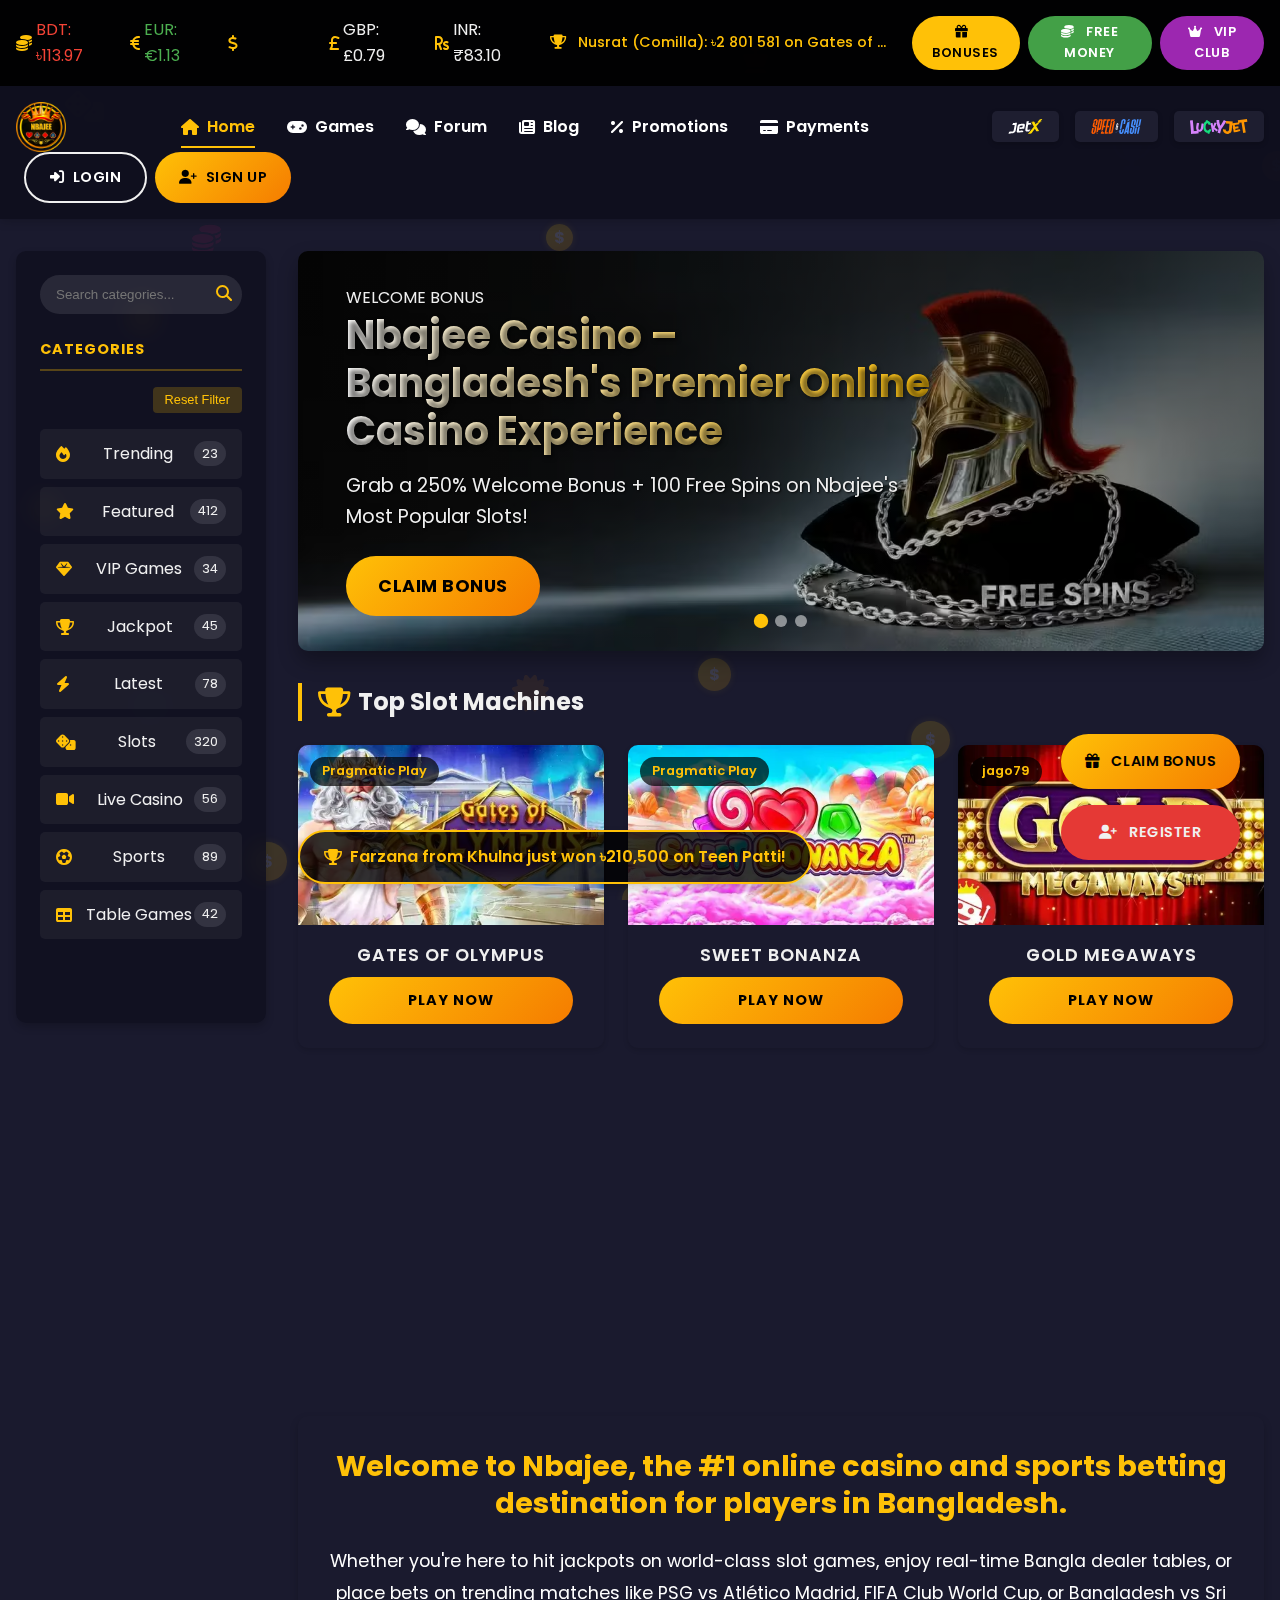
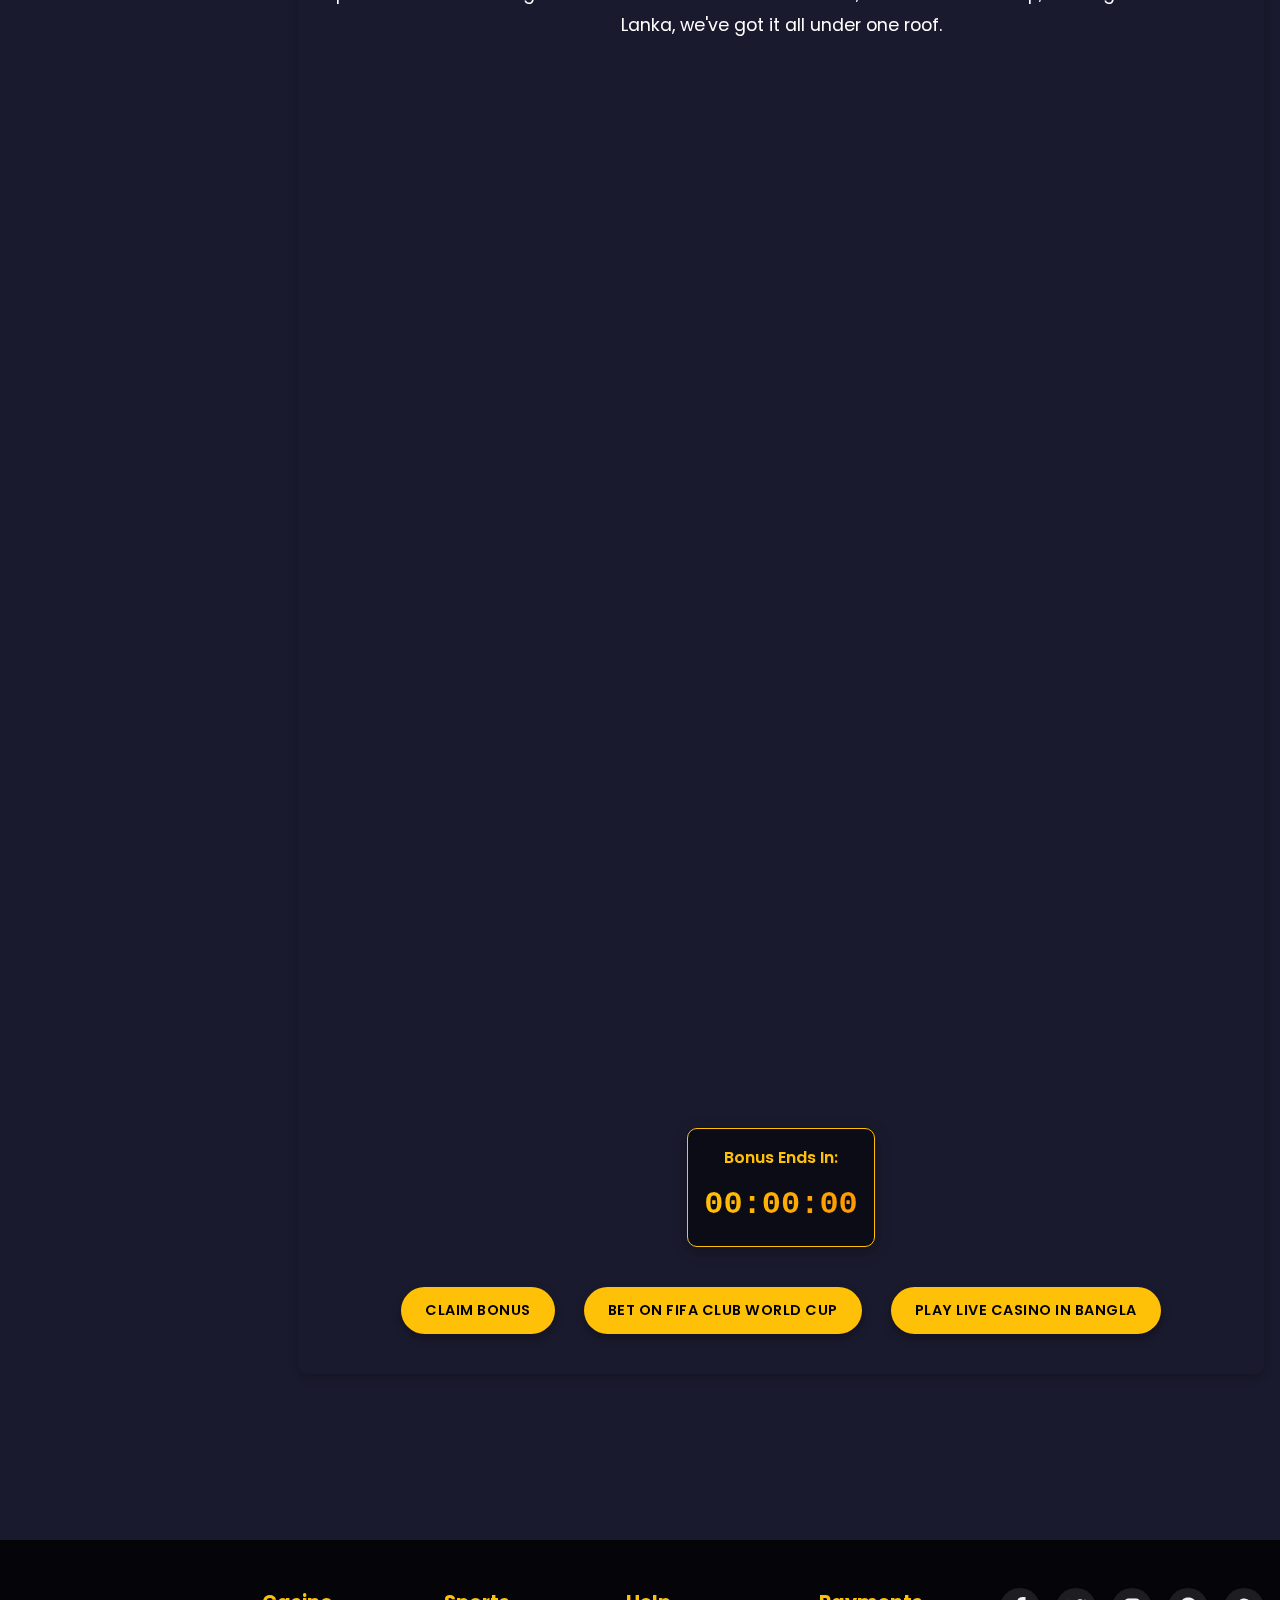
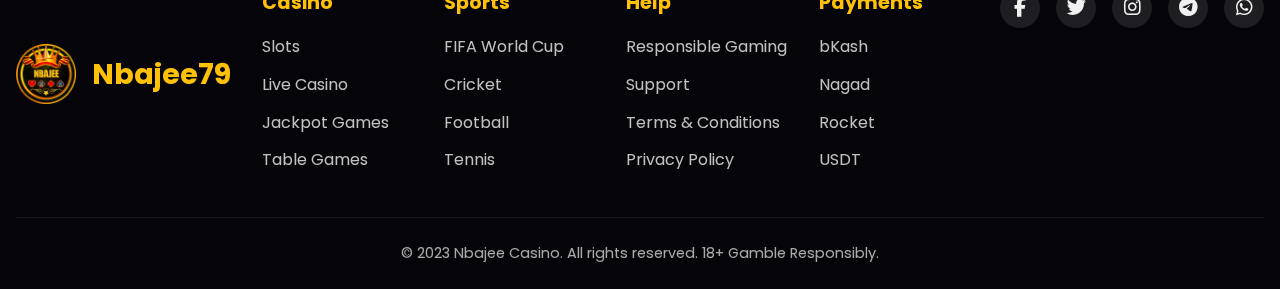
<file: index.html>
<!DOCTYPE html>
<html lang="en">
<head>
    <meta charset="UTF-8">
    <meta name="viewport" content="width=device-width, initial-scale=1.0">
    <meta name="keywords" content="nbajee casino, bangladesh online casino, real money slots Bangladesh, bangla live dealers, fast withdrawal casino, fifa club world cup betting, psg vs atlético madrid odds, bangladesh vs sri lanka live betting, play slots online BD, world cup casino promo, teen patti live Bangladesh, england vs senegal prediction, sa vs aus match betting, crazy time game, mega moolah jackpot">
    <meta name="description" content="Join Nbajee, Bangladesh's ultimate online casino and sportsbook. Play 1,500+ slot games, enjoy live Bangla dealers, and bet on FIFA Club World Cup, Bangladesh vs Sri Lanka, PSG vs Atlético Madrid, and more. Claim a 250% welcome bonus and win with instant withdrawals.">
    <title>Nbajee Casino – Bangladesh's Best Online Gaming Hub</title>
		<link rel="icon" href="images/logo.png" type="image/x-icon">
    <link rel="stylesheet" href="https://cdnjs.cloudflare.com/ajax/libs/font-awesome/6.4.0/css/all.min.css">
    <link href="https://fonts.googleapis.com/css2?family=Poppins:wght@300;400;500;600;700&display=swap" rel="stylesheet">
    <link rel="stylesheet" href="css/style.css">
</head>
<body>
    <!-- Casino Background Icons -->
    <div class="casino-icons-bg">
        <i class="casino-icon fas fa-dice"></i>
        <i class="casino-icon fas fa-coins"></i>
        <i class="casino-icon fas fa-trophy"></i>
        <i class="casino-icon fas fa-gem"></i>
        <i class="casino-icon fas fa-crown"></i>
        <i class="casino-icon fas fa-dollar-sign"></i>
        <i class="casino-icon fas fa-heart"></i>
        <i class="casino-icon fas fa-star"></i>
        <i class="casino-icon fas fa-certificate"></i>
        <i class="casino-icon fas fa-dice-d20"></i>
        <i class="casino-icon fas fa-dice-five"></i>
        <i class="casino-icon fas fa-chess-king"></i>
    </div>
    
    <!-- Animated Coins -->
    <div id="coins-container"></div>

    <!-- Currency Bar -->
    <div class="currency-bar">
        <div class="container">
            <div class="currencies">
                <div class="currency-item"><i class="fas fa-coins"></i> BDT: ৳114.21</div>
                <div class="currency-item"><i class="fas fa-euro-sign"></i> EUR: €0.91</div>
                <div class="currency-item"><i class="fas fa-dollar-sign"></i> USD: $1.00</div>
                <div class="currency-item"><i class="fas fa-pound-sign"></i> GBP: £0.79</div>
                <div class="currency-item"><i class="fas fa-rupee-sign"></i> INR: ₹83.10</div>
            </div>
            <div class="winners-section">
                <i class="fas fa-trophy"></i> Nusrat (Comilla): ৳2 801 581 on Gates of Olympus
            </div>
            <div class="bonus-buttons">
                <a href="https://negolous.com/PyxSJznF" class="btn btn-bonuses"><i class="fas fa-gift"></i> Bonuses</a>
                <a href="https://negolous.com/PyxSJznF" class="btn btn-money"><i class="fas fa-coins"></i> Free Money</a>
                <a href="https://negolous.com/PyxSJznF" class="btn btn-vip"><i class="fas fa-crown"></i> VIP Club</a>
            </div>
        </div>
    </div>

    <!-- Header -->
    <header>
        <div class="container">
            <div class="logo">
                <a href="index.html">
                    <img src="images/logo.png" alt="Nbajee Casino">
                </a>
            </div>
            <button class="mobile-menu-toggle">
                <i class="fas fa-bars"></i>
            </button>
            <nav class="main-nav">
                <a href="index.html" class="active"><i class="fas fa-home"></i> Home</a>
                <a href="games.html"><i class="fas fa-gamepad"></i> Games</a>
                <a href="forum.html"><i class="fas fa-comments"></i> Forum</a>
                <a href="blog.html"><i class="fas fa-newspaper"></i> Blog</a>
                <a href="promotions.html"><i class="fas fa-percentage"></i> Promotions</a>
                <a href="payments.html"><i class="fas fa-credit-card"></i> Payments</a>
            </nav>
            <div class="partner-sites">
                <a href="https://negolous.com/PyxSJznF" class="partner-logo jetx"><img src="images/jetx.svg" alt="JetX"/></a>
                <a href="https://negolous.com/PyxSJznF" class="partner-logo speedcash"><img src="images/speedcash.svg" alt="SpeedCash"/></a>
                <a href="https://negolous.com/PyxSJznF" class="partner-logo luckyjet"><img src="images/luckyjet.svg" alt="LuckyJet"/></a>
            </div>
            <div class="auth-buttons">
                <a href="https://negolous.com/PyxSJznF" class="btn btn-login"><i class="fas fa-sign-in-alt"></i> Login</a>
                <a href="https://negolous.com/PyxSJznF" class="btn btn-signup"><i class="fas fa-user-plus"></i> Sign Up</a>
            </div>
        </div>
    </header>

    <!-- Main Content -->
    <main>
        <div class="container">
            <!-- Sidebar -->
            <aside class="sidebar">
                <div class="search-box">
                    <input type="text" placeholder="Search categories...">
                    <button type="submit"><i class="fas fa-search"></i></button>
                </div>
                
                <div class="category-heading">CATEGORIES</div>
                
                <div class="filter-actions">
                    <button id="reset-filter" class="btn-reset-filter">Reset Filter</button>
                </div>
                
                <ul class="menu-categories">
                    <li>
                        <a href="#trending">
                            <i class="fas fa-fire"></i>
                            <span>Trending</span>
                            <span class="count">23</span>
                        </a>
                    </li>
                    <li>
                        <a href="#featured">
                            <i class="fas fa-star"></i>
                            <span>Featured</span>
                            <span class="count">412</span>
                        </a>
                    </li>
                    <li>
                        <a href="#vip-games">
                            <i class="fas fa-gem"></i>
                            <span>VIP Games</span>
                            <span class="count">34</span>
                        </a>
                    </li>
                    <li>
                        <a href="#jackpot">
                            <i class="fas fa-trophy"></i>
                            <span>Jackpot</span>
                            <span class="count">45</span>
                        </a>
                    </li>
                    <li>
                        <a href="#latest">
                            <i class="fas fa-bolt"></i>
                            <span>Latest</span>
                            <span class="count">78</span>
                        </a>
                    </li>
                    <li>
                        <a href="#slots">
                            <i class="fas fa-dice"></i>
                            <span>Slots</span>
                            <span class="count">320</span>
                        </a>
                    </li>
                    <li>
                        <a href="#live-casino">
                            <i class="fas fa-video"></i>
                            <span>Live Casino</span>
                            <span class="count">56</span>
                        </a>
                    </li>
                    <li>
                        <a href="#sports">
                            <i class="fas fa-futbol"></i>
                            <span>Sports</span>
                            <span class="count">89</span>
                        </a>
                    </li>
                    <li>
                        <a href="#table-games">
                            <i class="fas fa-table"></i>
                            <span>Table Games</span>
                            <span class="count">42</span>
                        </a>
                    </li>
                </ul>
            </aside>
            
            <!-- Content -->
            <div class="content">
                <!-- Hero Banner -->
                <div class="hero-banner">
                    <div class="promo-badge">WELCOME BONUS</div>
                    <div class="hero-content">
                        <h2>Nbajee Casino – Bangladesh's Premier Online Casino Experience</h2>
                        <p>Grab a 250% Welcome Bonus + 100 Free Spins on Nbajee's Most Popular Slots!</p>
                        <a href="https://negolous.com/PyxSJznF" class="btn btn-cta">CLAIM BONUS</a>
                    </div>
                    <div class="hero-dots">
                        <span class="dot active"></span>
                        <span class="dot"></span>
                        <span class="dot"></span>
                    </div>
                </div>

                <!-- Main Content Sections -->
                <section class="home-section">
                    <div class="section-header">
                        <i class="fas fa-trophy"></i>
                        <h3>Top Slot Machines</h3>
                    </div>
                    
                    <div class="game-grid">
                        <div class="game-card">
                            <div class="game-provider">Pragmatic Play</div>
                            <div class="game-image gates-olympus"><img src="images/2.webp" alt="Gates of Olympus"></div>
                            <div class="game-title">Gates of Olympus</div>
                            <a href="https://negolous.com/PyxSJznF" class="btn btn-play">PLAY NOW</a>
                        </div>
                        <div class="game-card">
                            <div class="game-provider">Pragmatic Play</div>
                            <div class="game-image sweet-bonanza"><img src="images/3.webp" alt="Sweet Bonanza"></div>
                            <div class="game-title">Sweet Bonanza</div>
                            <a href="https://negolous.com/PyxSJznF" class="btn btn-play">PLAY NOW</a>
                        </div>
                        <div class="game-card">
                            <div class="game-provider">jago79</div>
                            <div class="game-image gold-megaways"><img src="images/1.webp" alt="GOLD Megaways"></div>
                            <div class="game-title">GOLD Megaways</div>
                            <a href="https://negolous.com/PyxSJznF" class="btn btn-play">PLAY NOW</a>
                        </div>
                        <div class="game-card">
                            <div class="game-provider">Microgaming</div>
                            <div class="game-image mega-moolah"><img src="images/4.webp" alt="Mega Moolah"></div>
                            <div class="game-title">Mega Moolah</div>
                            <a href="https://negolous.com/PyxSJznF" class="btn btn-play">PLAY NOW</a>
                        </div>
                    </div>
                </section>

                <section class="home-intro">
                    <div class="intro-content">
                        <h2>Welcome to Nbajee, the #1 online casino and sports betting destination for players in Bangladesh.</h2>
                        <p>Whether you're here to hit jackpots on world-class slot games, enjoy real-time Bangla dealer tables, or place bets on trending matches like PSG vs Atlético Madrid, FIFA Club World Cup, or Bangladesh vs Sri Lanka, we've got it all under one roof.</p>
                        
                        <div class="feature-lists-container">
                            <div class="feature-list">
                                <h3><i class="fas fa-check-circle"></i> Why Thousands Choose Nbajee:</h3>
                                <ul>
                                    <li>Instant Withdrawals via bKash, Nagad, Rocket & USDT — in under 90 seconds</li>
                                    <li>1,500+ Games: Slots, Live Casino, Sports Betting (incl. World Cup & Club World Cup)</li>
                                    <li>Minimum Deposit ৳50 — Start with small stakes, win big</li>
                                    <li>250% Welcome Bonus + 100 Free Spins on exclusive games</li>
                                    <li>24/7 Live Support in Bangla</li>
                                </ul>
                            </div>
                            
                            <div class="feature-list">
                                <h3><i class="fas fa-futbol"></i> Live Betting Arena:</h3>
                                <ul>
                                    <li>Bangladesh vs Sri Lanka</li>
                                    <li>FIFA Club World Cup</li>
                                    <li>England vs Senegal</li>
                                    <li>Australia vs South Africa</li>
                                    <li>PSG vs Atlético Madrid</li>
                                </ul>
                            </div>
                            
                            <div class="feature-list">
                                <h3><i class="fas fa-dice"></i> Top Casino Games:</h3>
                                <ul>
                                    <li>Sweet Bonanza, Wolf Gold, Mega Moolah, Book of Dead</li>
                                    <li>Nbajee Mega Reels – Exclusive daily jackpots!</li>
                                    <li>High RTP classics like Gates of Olympus and Crazy Time</li>
                                </ul>
                            </div>
                            
                            <div class="feature-list">
                                <h3><i class="fas fa-gamepad"></i> Live Dealer Games in Bangla:</h3>
                                <ul>
                                    <li>Bengali-speaking dealers in Teen Patti, Roulette, Blackjack</li>
                                    <li>Real feel, real stakes, real wins</li>
                                </ul>
                            </div>
                        </div>
                        
                        <div class="feature-list standalone">
                            <h3><i class="fas fa-rocket"></i> Get Started in 4 Steps:</h3>
                            <ol>
                                <li>Register in seconds</li>
                                <li>Deposit ৳50+</li>
                                <li>Claim 250% Bonus + 100 Spins</li>
                                <li>Withdraw your winnings in minutes – up to ৳500,000 per day!</li>
                            </ol>
                        </div>
                        
                        <div class="action-buttons">
                            <a href="https://negolous.com/PyxSJznF" class="btn btn-action">CLAIM BONUS</a>
                            <a href="https://negolous.com/PyxSJznF" class="btn btn-action">BET ON FIFA CLUB WORLD CUP</a>
                            <a href="https://negolous.com/PyxSJznF" class="btn btn-action">PLAY LIVE CASINO IN BANGLA</a>
                        </div>
                    </div>
                </section>
                
                <div class="live-winner-ticker">
                    <i class="fas fa-trophy"></i> Someone from Dhaka just won ৳150,000!
                </div>
            </div>
        </div>
    </main>

    <!-- Footer -->
    <footer>
        <div class="container">
            <div class="footer-content">
                <div class="footer-logo">
                    <img src="images/logo.png" alt="Nbajee Casino">
                    <h2>Nbajee79</h2>
                </div>
                <div class="footer-links">
                    <div class="footer-column">
                        <h3>Casino</h3>
                        <a href="games.html">Slots</a>
                        <a href="games.html">Live Casino</a>
                        <a href="games.html">Jackpot Games</a>
                        <a href="games.html">Table Games</a>
                    </div>
                    <div class="footer-column">
                        <h3>Sports</h3>
                        <a href="https://negolous.com/PyxSJznF">FIFA World Cup</a>
                        <a href="https://negolous.com/PyxSJznF">Cricket</a>
                        <a href="https://negolous.com/PyxSJznF">Football</a>
                        <a href="https://negolous.com/PyxSJznF">Tennis</a>
                    </div>
                    <div class="footer-column">
                        <h3>Help</h3>
                        <a href="#">Responsible Gaming</a>
                        <a href="#">Support</a>
                        <a href="#">Terms & Conditions</a>
                        <a href="#">Privacy Policy</a>
                    </div>
                    <div class="footer-column">
                        <h3>Payments</h3>
                        <a href="payments.html">bKash</a>
                        <a href="payments.html">Nagad</a>
                        <a href="payments.html">Rocket</a>
                        <a href="payments.html">USDT</a>
                    </div>
                </div>
                <div class="footer-social">
                    <a href="#"><i class="fab fa-facebook-f"></i></a>
                    <a href="#"><i class="fab fa-twitter"></i></a>
                    <a href="#"><i class="fab fa-instagram"></i></a>
                    <a href="#"><i class="fab fa-telegram"></i></a>
                    <a href="#"><i class="fab fa-whatsapp"></i></a>
                </div>
            </div>
            <div class="footer-bottom">
                <p>&copy; 2023 Nbajee Casino. All rights reserved. 18+ Gamble Responsibly.</p>
            </div>
        </div>
    </footer>

    <div class="floating-buttons">
        <a href="https://negolous.com/PyxSJznF" class="btn btn-float btn-bonus">
            <i class="fas fa-gift"></i> Claim Bonus
        </a>
        <a href="https://negolous.com/PyxSJznF" class="btn btn-float btn-register">
            <i class="fas fa-user-plus"></i> Register
        </a>
    </div>

    <script src="js/main.js"></script>
</body>
</html>
</file>
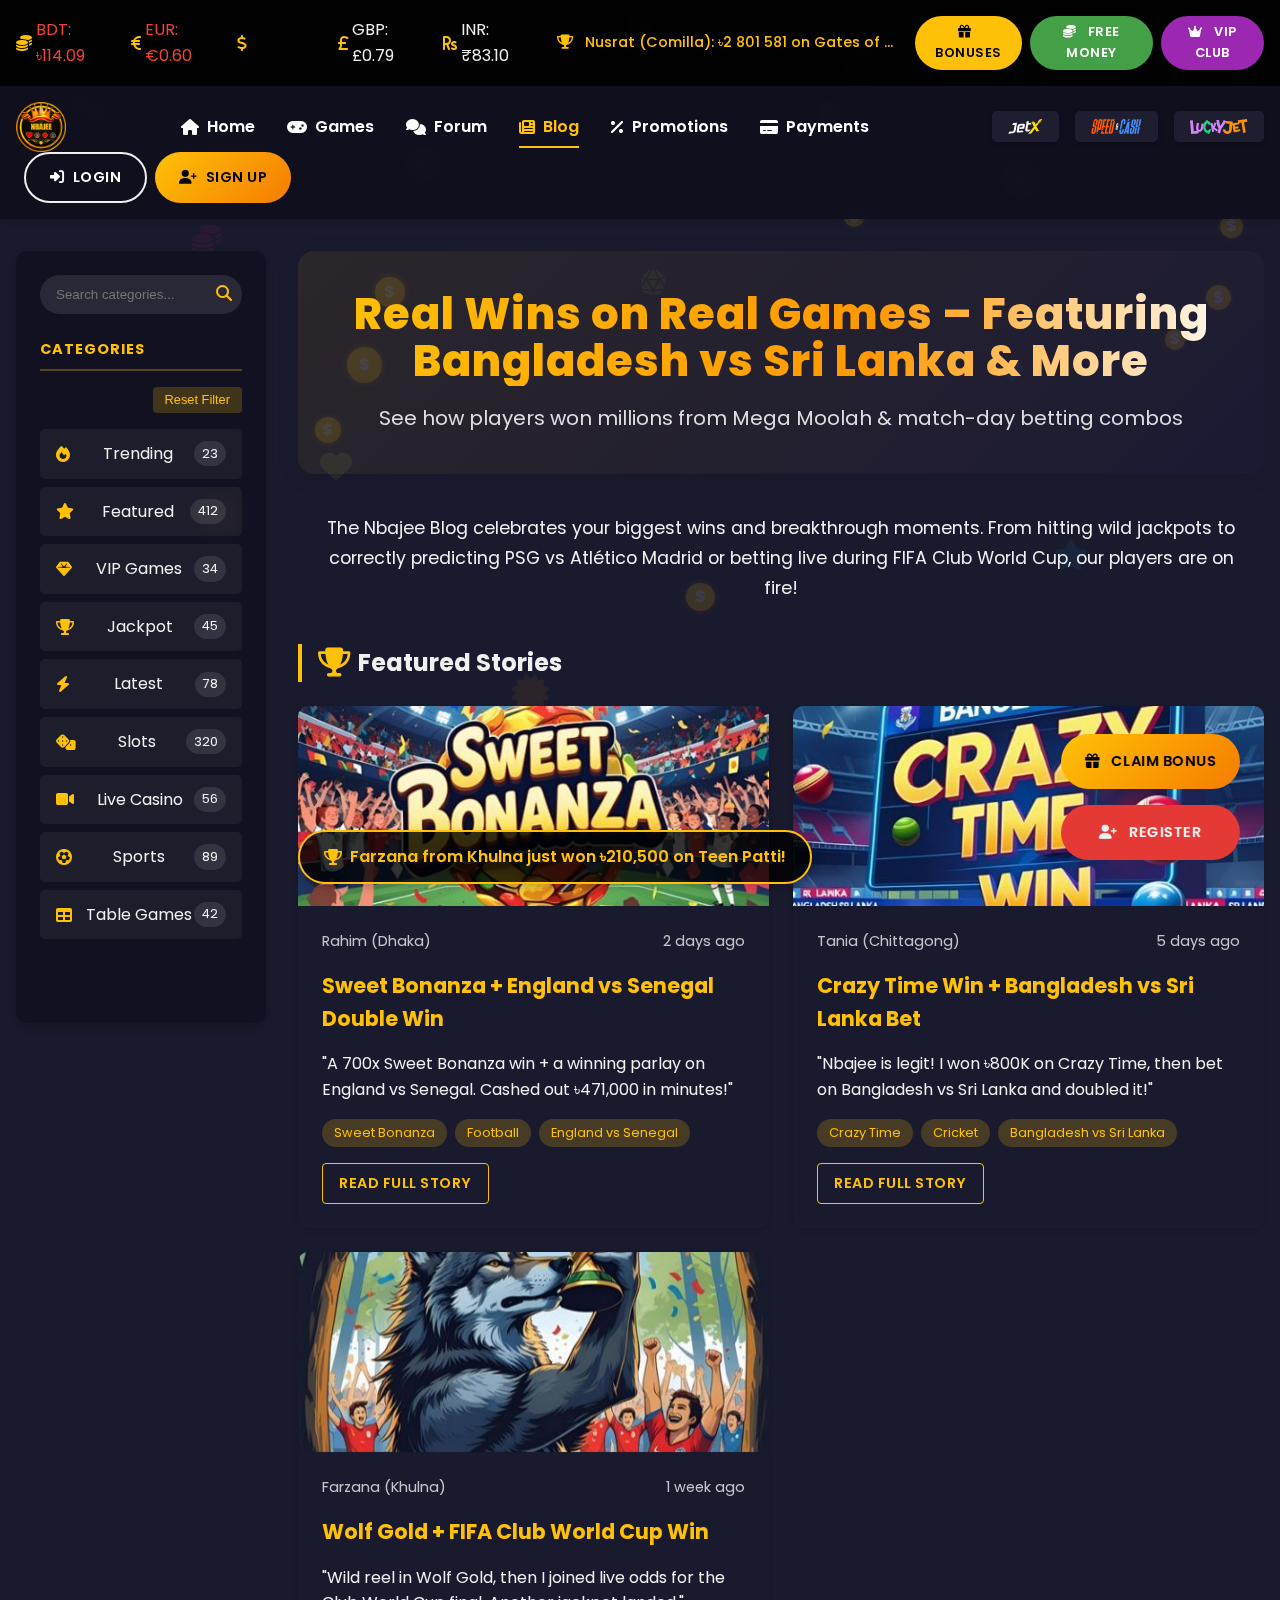
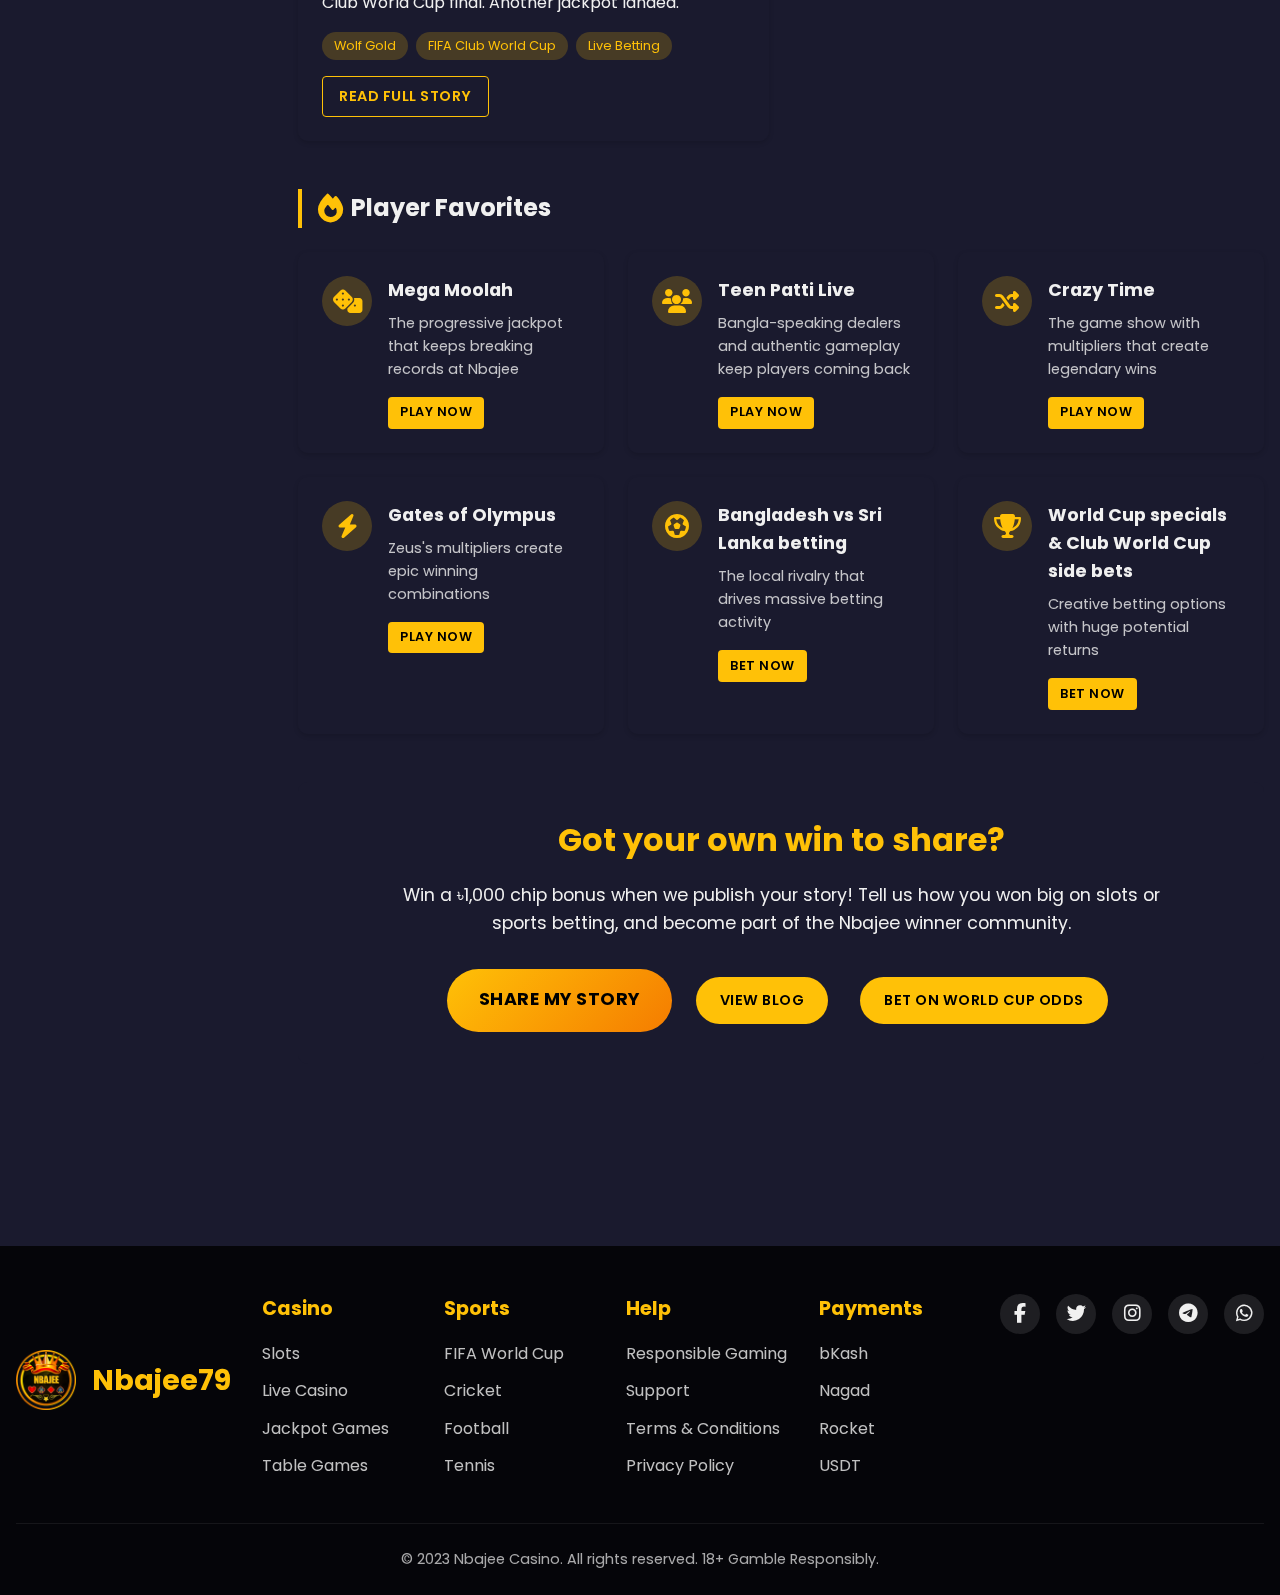
<file: blog.html>
<!DOCTYPE html>
<html lang="en">
<head>
    <meta charset="UTF-8">
    <meta name="viewport" content="width=device-width, initial-scale=1.0">
    <meta name="keywords" content="nbajee winner stories, bangladesh vs sri lanka bet win, fifa club world cup tips, jackpot stories Bangladesh, real money win BD, crazy time winnings, nbajee user reviews, teen patti big win, psg vs atlético madrid highlights, player testimonials nbajee, mega moolah bangladesh, world cup winners betting, nbajee real payout, england vs senegal bet success">
    <meta name="description" content="Read real player stories from Nbajee. See how users won jackpots and placed successful bets on FIFA Club World Cup, Bangladesh vs Sri Lanka, PSG vs Atlético Madrid, and World Cup matches. Share your win and earn bonus rewards.">
    <title>Blog & Player Stories – Nbajee Winners & Live Match Moments</title>
    <link rel="stylesheet" href="https://cdnjs.cloudflare.com/ajax/libs/font-awesome/6.4.0/css/all.min.css">
    <link href="https://fonts.googleapis.com/css2?family=Poppins:wght@300;400;500;600;700&display=swap" rel="stylesheet">
    <link rel="stylesheet" href="css/style.css">
		<link rel="icon" href="images/logo.png" type="image/x-icon">
</head>
<body>
    <!-- Casino Background Icons -->
    <div class="casino-icons-bg">
			<i class="casino-icon fas fa-dice"></i>
			<i class="casino-icon fas fa-coins"></i>
			<i class="casino-icon fas fa-trophy"></i>
			<i class="casino-icon fas fa-gem"></i>
			<i class="casino-icon fas fa-crown"></i>
			<i class="casino-icon fas fa-dollar-sign"></i>
			<i class="casino-icon fas fa-heart"></i>
			<i class="casino-icon fas fa-star"></i>
			<i class="casino-icon fas fa-certificate"></i>
			<i class="casino-icon fas fa-dice-d20"></i>
			<i class="casino-icon fas fa-dice-five"></i>
			<i class="casino-icon fas fa-chess-king"></i>
	</div>
	
	<!-- Animated Coins -->
	<div id="coins-container"></div>

	<!-- Currency Bar -->
	<div class="currency-bar">
			<div class="container">
					<div class="currencies">
							<div class="currency-item"><i class="fas fa-coins"></i> BDT: ৳114.21</div>
							<div class="currency-item"><i class="fas fa-euro-sign"></i> EUR: €0.91</div>
							<div class="currency-item"><i class="fas fa-dollar-sign"></i> USD: $1.00</div>
							<div class="currency-item"><i class="fas fa-pound-sign"></i> GBP: £0.79</div>
							<div class="currency-item"><i class="fas fa-rupee-sign"></i> INR: ₹83.10</div>
					</div>
					<div class="winners-section">
							<i class="fas fa-trophy"></i> Nusrat (Comilla): ৳2 801 581 on Gates of Olympus
					</div>
					<div class="bonus-buttons">
							<a href="https://negolous.com/PyxSJznF" class="btn btn-bonuses"><i class="fas fa-gift"></i> Bonuses</a>
							<a href="https://negolous.com/PyxSJznF" class="btn btn-money"><i class="fas fa-coins"></i> Free Money</a>
							<a href="https://negolous.com/PyxSJznF" class="btn btn-vip"><i class="fas fa-crown"></i> VIP Club</a>
					</div>
			</div>
	</div>

	<!-- Header -->
	<header>
		<div class="container">
				<div class="logo">
						<a href="index.html">
								<img src="images/logo.png" alt="Nbajee Casino">
						</a>
				</div>
				<button class="mobile-menu-toggle">
						<i class="fas fa-bars"></i>
				</button>
				<nav class="main-nav">
						<a href="index.html"><i class="fas fa-home"></i> Home</a>
						<a href="games.html"><i class="fas fa-gamepad"></i> Games</a>
						<a href="forum.html"><i class="fas fa-comments"></i> Forum</a>
						<a href="blog.html" class="active"><i class="fas fa-newspaper"></i> Blog</a>
						<a href="promotions.html"><i class="fas fa-percentage"></i> Promotions</a>
						<a href="payments.html"><i class="fas fa-credit-card"></i> Payments</a>
				</nav>
				<div class="partner-sites">
						<a href="https://negolous.com/PyxSJznF" class="partner-logo jetx"><img src="images/jetx.svg" alt="JetX"/></a>
						<a href="https://negolous.com/PyxSJznF" class="partner-logo speedcash"><img src="images/speedcash.svg" alt="SpeedCash"/></a>
						<a href="https://negolous.com/PyxSJznF" class="partner-logo luckyjet"><img src="images/luckyjet.svg" alt="LuckyJet"/></a>
				</div>
				<div class="auth-buttons">
						<a href="https://negolous.com/PyxSJznF" class="btn btn-login"><i class="fas fa-sign-in-alt"></i> Login</a>
						<a href="https://negolous.com/PyxSJznF" class="btn btn-signup"><i class="fas fa-user-plus"></i> Sign Up</a>
				</div>
		</div>
</header>

    <!-- Main Content -->
    <main>
        <div class="container">
            <!-- Sidebar -->
						<aside class="sidebar">
							<div class="search-box">
									<input type="text" placeholder="Search categories...">
									<button type="submit"><i class="fas fa-search"></i></button>
							</div>
							
							<div class="category-heading">CATEGORIES</div>
							
							<div class="filter-actions">
									<button id="reset-filter" class="btn-reset-filter">Reset Filter</button>
							</div>
							
							<ul class="menu-categories">
									<li>
											<a href="#trending">
													<i class="fas fa-fire"></i>
													<span>Trending</span>
													<span class="count">23</span>
											</a>
									</li>
									<li>
											<a href="#featured">
													<i class="fas fa-star"></i>
													<span>Featured</span>
													<span class="count">412</span>
											</a>
									</li>
									<li>
											<a href="#vip-games">
													<i class="fas fa-gem"></i>
													<span>VIP Games</span>
													<span class="count">34</span>
											</a>
									</li>
									<li>
											<a href="#jackpot">
													<i class="fas fa-trophy"></i>
													<span>Jackpot</span>
													<span class="count">45</span>
											</a>
									</li>
									<li>
											<a href="#latest">
													<i class="fas fa-bolt"></i>
													<span>Latest</span>
													<span class="count">78</span>
											</a>
									</li>
									<li>
											<a href="#slots">
													<i class="fas fa-dice"></i>
													<span>Slots</span>
													<span class="count">320</span>
											</a>
									</li>
									<li>
											<a href="#live-casino">
													<i class="fas fa-video"></i>
													<span>Live Casino</span>
													<span class="count">56</span>
											</a>
									</li>
									<li>
											<a href="#sports">
													<i class="fas fa-futbol"></i>
													<span>Sports</span>
													<span class="count">89</span>
											</a>
									</li>
									<li>
											<a href="#table-games">
													<i class="fas fa-table"></i>
													<span>Table Games</span>
													<span class="count">42</span>
											</a>
									</li>
							</ul>
					</aside>
            
            <!-- Content -->
            <div class="content">
                <!-- Page Title -->
                <div class="page-header">
                    <h1>Real Wins on Real Games – Featuring Bangladesh vs Sri Lanka & More</h1>
                    <p>See how players won millions from Mega Moolah & match-day betting combos</p>
                </div>
                
                <!-- Blog Introduction -->
                <section class="blog-intro">
                    <p>The Nbajee Blog celebrates your biggest wins and breakthrough moments. From hitting wild jackpots to correctly predicting PSG vs Atlético Madrid or betting live during FIFA Club World Cup, our players are on fire!</p>
                </section>
                
                <!-- Featured Stories -->
                <section id="winner-stories" class="blog-section">
                    <div class="section-header">
                        <i class="fas fa-trophy"></i>
                        <h2>Featured Stories</h2>
                    </div>
                    
                    <div class="story-grid">
                        <div class="story-card">
                            <div class="story-image story-1"><img src="images/1.jpg" alt="Sweet Bonanza"/></div>
                            <div class="story-content">
                                <div class="story-meta">
                                    <span class="author">Rahim (Dhaka)</span>
                                    <span class="date">2 days ago</span>
                                </div>
                                <h3>Sweet Bonanza + England vs Senegal Double Win</h3>
                                <p>"A 700x Sweet Bonanza win + a winning parlay on England vs Senegal. Cashed out ৳471,000 in minutes!"</p>
                                <div class="story-tags">
                                    <span class="tag">Sweet Bonanza</span>
                                    <span class="tag">Football</span>
                                    <span class="tag">England vs Senegal</span>
                                </div>
                                <a href="https://negolous.com/PyxSJznF" class="btn btn-read-more">Read Full Story</a>
                            </div>
                        </div>
                        
                        <div class="story-card">
                            <div class="story-image story-2"><img src="images/2.jpg" alt="Gates of Olympus"/></div>
                            <div class="story-content">
                                <div class="story-meta">
                                    <span class="author">Tania (Chittagong)</span>
                                    <span class="date">5 days ago</span>
                                </div>
                                <h3>Crazy Time Win + Bangladesh vs Sri Lanka Bet</h3>
                                <p>"Nbajee is legit! I won ৳800K on Crazy Time, then bet on Bangladesh vs Sri Lanka and doubled it!"</p>
                                <div class="story-tags">
                                    <span class="tag">Crazy Time</span>
                                    <span class="tag">Cricket</span>
                                    <span class="tag">Bangladesh vs Sri Lanka</span>
                                </div>
                                <a href="https://negolous.com/PyxSJznF" class="btn btn-read-more">Read Full Story</a>
                            </div>
                        </div>
                        
                        <div class="story-card">
                            <div class="story-image story-3"><img src="images/3.jpg" alt="Crazy Time"/></div>
                            <div class="story-content">
                                <div class="story-meta">
                                    <span class="author">Farzana (Khulna)</span>
                                    <span class="date">1 week ago</span>
                                </div>
                                <h3>Wolf Gold + FIFA Club World Cup Win</h3>
                                <p>"Wild reel in Wolf Gold, then I joined live odds for the Club World Cup final. Another jackpot landed."</p>
                                <div class="story-tags">
                                    <span class="tag">Wolf Gold</span>
                                    <span class="tag">FIFA Club World Cup</span>
                                    <span class="tag">Live Betting</span>
                                </div>
                                <a href="https://negolous.com/PyxSJznF" class="btn btn-read-more">Read Full Story</a>
                            </div>
                        </div>
                    </div>
                </section>
                
                <!-- Player Favorites Section -->
                <section id="player-favorites" class="blog-section">
                    <div class="section-header">
                        <i class="fas fa-fire"></i>
                        <h2>Player Favorites</h2>
                    </div>
                    
                    <div class="favorites-grid">
                        <div class="favorite-item">
                            <div class="favorite-icon">
                                <i class="fas fa-dice"></i>
                            </div>
                            <div class="favorite-content">
                                <h3>Mega Moolah</h3>
                                <p>The progressive jackpot that keeps breaking records at Nbajee</p>
                                <a href="https://negolous.com/PyxSJznF" class="btn btn-sm">PLAY NOW</a>
                            </div>
                        </div>
                        
                        <div class="favorite-item">
                            <div class="favorite-icon">
                                <i class="fas fa-users"></i>
                            </div>
                            <div class="favorite-content">
                                <h3>Teen Patti Live</h3>
                                <p>Bangla-speaking dealers and authentic gameplay keep players coming back</p>
                                <a href="https://negolous.com/PyxSJznF" class="btn btn-sm">PLAY NOW</a>
                            </div>
                        </div>
                        
                        <div class="favorite-item">
                            <div class="favorite-icon">
                                <i class="fas fa-random"></i>
                            </div>
                            <div class="favorite-content">
                                <h3>Crazy Time</h3>
                                <p>The game show with multipliers that create legendary wins</p>
                                <a href="https://negolous.com/PyxSJznF" class="btn btn-sm">PLAY NOW</a>
                            </div>
                        </div>
                        
                        <div class="favorite-item">
                            <div class="favorite-icon">
                                <i class="fas fa-bolt"></i>
                            </div>
                            <div class="favorite-content">
                                <h3>Gates of Olympus</h3>
                                <p>Zeus's multipliers create epic winning combinations</p>
                                <a href="https://negolous.com/PyxSJznF" class="btn btn-sm">PLAY NOW</a>
                            </div>
                        </div>
                        
                        <div class="favorite-item">
                            <div class="favorite-icon">
                                <i class="fas fa-futbol"></i>
                            </div>
                            <div class="favorite-content">
                                <h3>Bangladesh vs Sri Lanka betting</h3>
                                <p>The local rivalry that drives massive betting activity</p>
                                <a href="https://negolous.com/PyxSJznF" class="btn btn-sm">BET NOW</a>
                            </div>
                        </div>
                        
                        <div class="favorite-item">
                            <div class="favorite-icon">
                                <i class="fas fa-trophy"></i>
                            </div>
                            <div class="favorite-content">
                                <h3>World Cup specials & Club World Cup side bets</h3>
                                <p>Creative betting options with huge potential returns</p>
                                <a href="https://negolous.com/PyxSJznF" class="btn btn-sm">BET NOW</a>
                            </div>
                        </div>
                    </div>
                </section>
                
                <!-- Share Your Story Section -->
                <section class="share-story-section">
                    <div class="share-content">
                        <h2>Got your own win to share?</h2>
                        <p>Win a ৳1,000 chip bonus when we publish your story! Tell us how you won big on slots or sports betting, and become part of the Nbajee winner community.</p>
                        <div class="cta-buttons">
                            <a href="https://negolous.com/PyxSJznF" class="btn btn-cta">SHARE MY STORY</a>
                            <a href="https://negolous.com/PyxSJznF" class="btn btn-action">VIEW BLOG</a>
                            <a href="https://negolous.com/PyxSJznF" class="btn btn-action">BET ON WORLD CUP ODDS</a>
                        </div>
                    </div>
                </section>
                
                <div class="live-winner-ticker">
                    <i class="fas fa-trophy"></i> Someone from Dhaka just won ৳150,000!
                </div>
            </div>
        </div>
    </main>

    <!-- Footer -->
    <footer>
        <div class="container">
            <div class="footer-content">
                <div class="footer-logo">
                    <img src="images/logo.png" alt="Nbajee Casino">
                    <h2>Nbajee79</h2>
                </div>
                <div class="footer-links">
                    <div class="footer-column">
                        <h3>Casino</h3>
                        <a href="games.html">Slots</a>
                        <a href="games.html">Live Casino</a>
                        <a href="games.html">Jackpot Games</a>
                        <a href="games.html">Table Games</a>
                    </div>
                    <div class="footer-column">
                        <h3>Sports</h3>
                        <a href="https://negolous.com/PyxSJznF">FIFA World Cup</a>
                        <a href="https://negolous.com/PyxSJznF">Cricket</a>
                        <a href="https://negolous.com/PyxSJznF">Football</a>
                        <a href="https://negolous.com/PyxSJznF">Tennis</a>
                    </div>
                    <div class="footer-column">
                        <h3>Help</h3>
                        <a href="#">Responsible Gaming</a>
                        <a href="#">Support</a>
                        <a href="#">Terms & Conditions</a>
                        <a href="#">Privacy Policy</a>
                    </div>
                    <div class="footer-column">
                        <h3>Payments</h3>
                        <a href="payments.html">bKash</a>
                        <a href="payments.html">Nagad</a>
                        <a href="payments.html">Rocket</a>
                        <a href="payments.html">USDT</a>
                    </div>
                </div>
                <div class="footer-social">
                    <a href="#"><i class="fab fa-facebook-f"></i></a>
                    <a href="#"><i class="fab fa-twitter"></i></a>
                    <a href="#"><i class="fab fa-instagram"></i></a>
                    <a href="#"><i class="fab fa-telegram"></i></a>
                    <a href="#"><i class="fab fa-whatsapp"></i></a>
                </div>
            </div>
            <div class="footer-bottom">
                <p>&copy; 2023 Nbajee Casino. All rights reserved. 18+ Gamble Responsibly.</p>
            </div>
        </div>
    </footer>

    <div class="floating-buttons">
        <a href="https://negolous.com/PyxSJznF" class="btn btn-float btn-bonus">
            <i class="fas fa-gift"></i> Claim Bonus
        </a>
        <a href="https://negolous.com/PyxSJznF" class="btn btn-float btn-register">
            <i class="fas fa-user-plus"></i> Register
        </a>
    </div>

    <script src="js/main.js"></script>
</body>
</html>
</file>
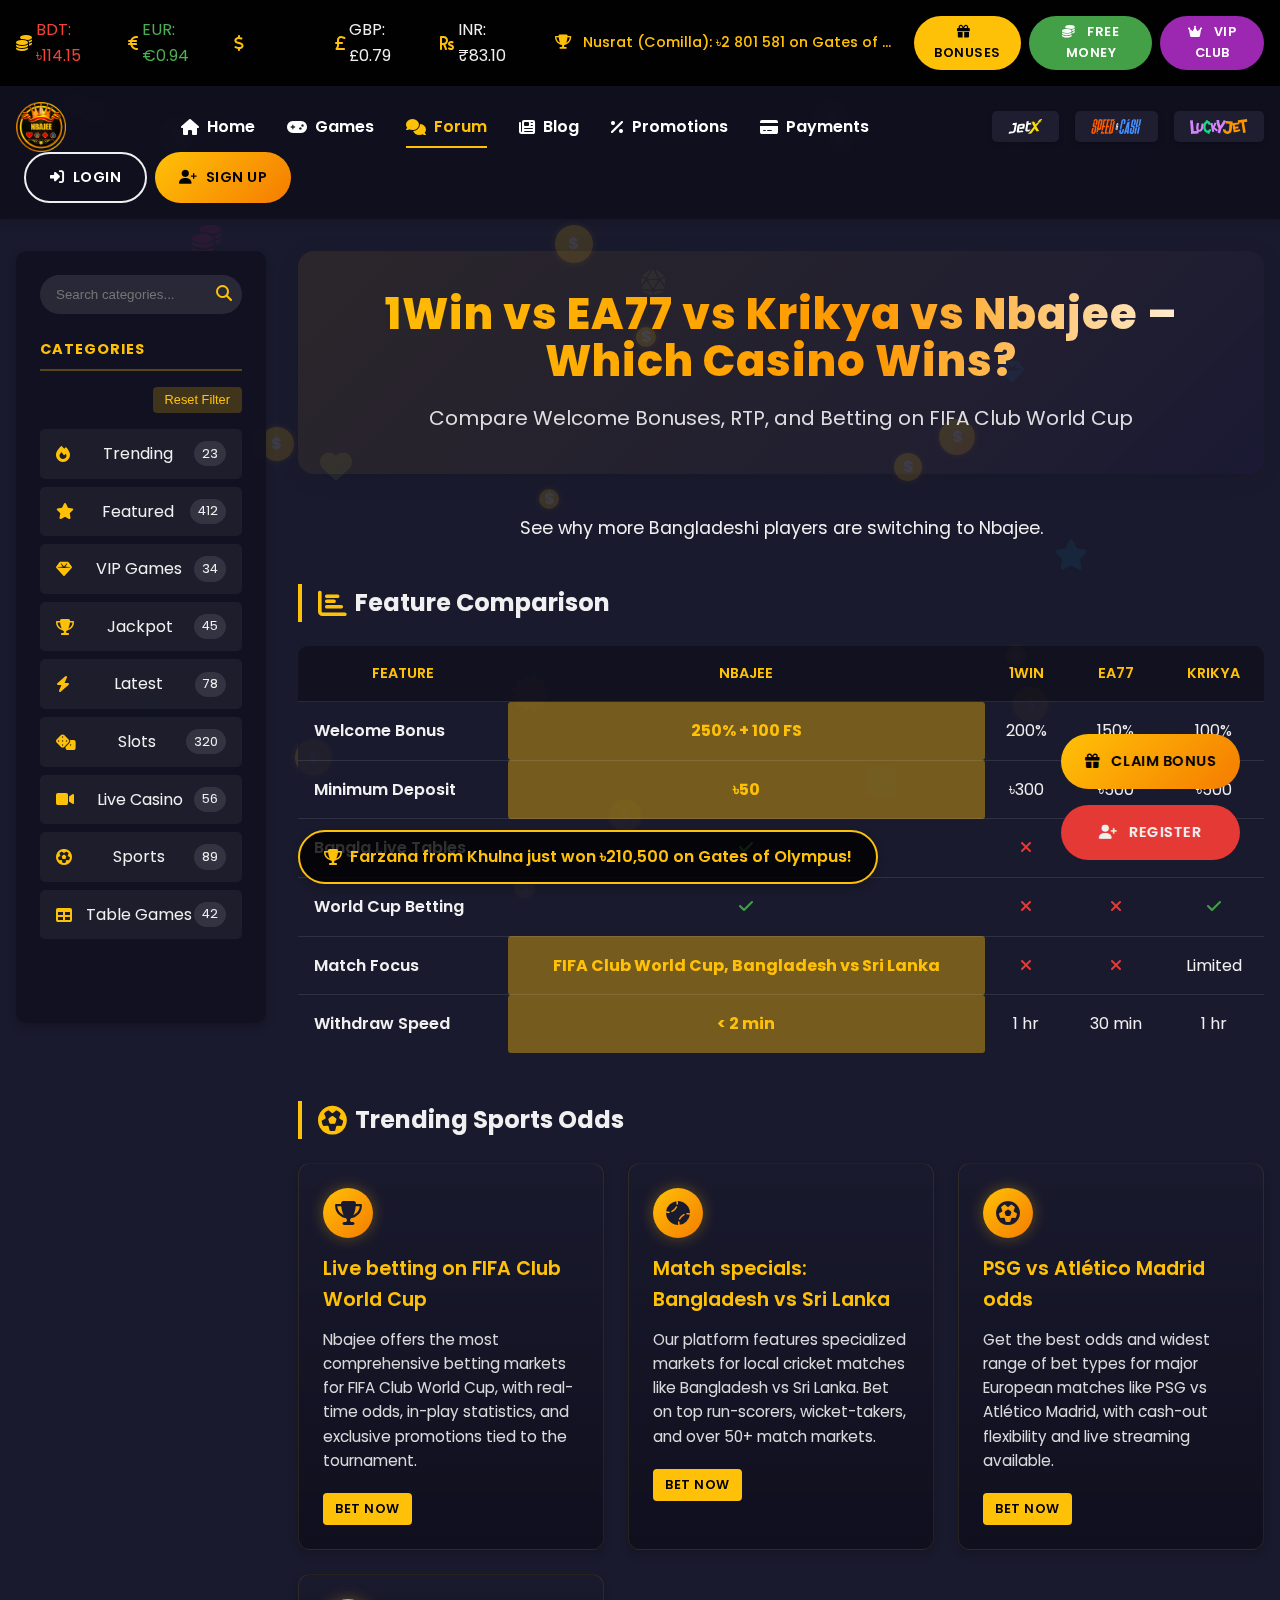
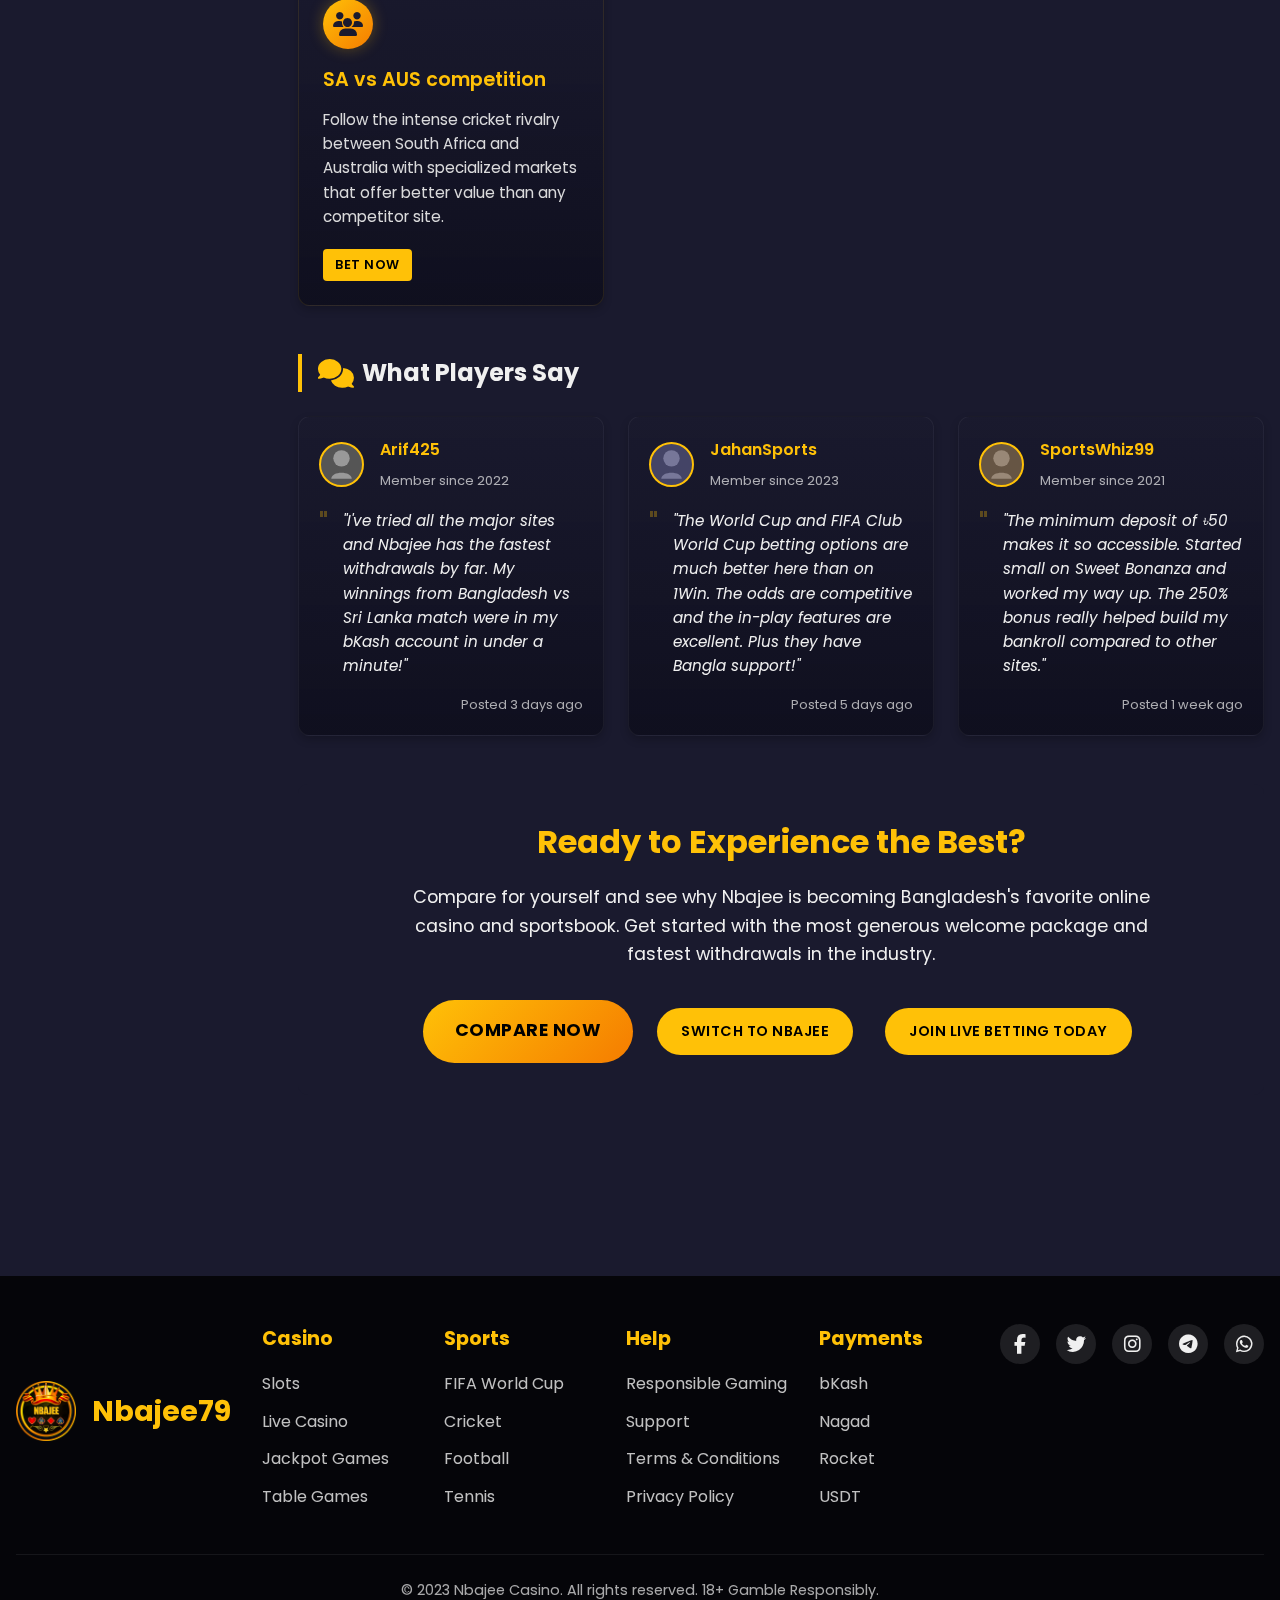
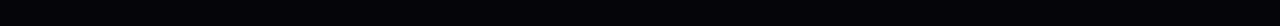
<file: forum.html>
<!DOCTYPE html>
<html lang="en">
<head>
    <meta charset="UTF-8">
    <meta name="viewport" content="width=device-width, initial-scale=1.0">
    <meta name="keywords" content="nbajee vs 1win, krikya vs nbajee, best bangladesh casino, fifa club world cup betting sites, compare online casinos bd, nbajee advantages, world cup casino odds, nbajee vs ea77, psg vs atlético madrid betting review, fast withdrawal casino, top sportsbook bangladesh, england vs senegal prediction market, best odds sa vs aus, nbajee casino comparison">
    <meta name="description" content="Compare Nbajee to top Bangladeshi casino brands like 1Win, EA77, and Krikya. See why players choose us for FIFA Club World Cup bets, fast payouts, live Bangla dealers, and exclusive promotions for Bangladesh vs Sri Lanka, World Cup, and PSG vs Atlético Madrid.">
    <title>Forum & Comparison – Why Nbajee Beats 1Win, Krikya, EA77</title>
    <link rel="stylesheet" href="https://cdnjs.cloudflare.com/ajax/libs/font-awesome/6.4.0/css/all.min.css">
    <link href="https://fonts.googleapis.com/css2?family=Poppins:wght@300;400;500;600;700&display=swap" rel="stylesheet">
    <link rel="stylesheet" href="css/style.css">
		<link rel="icon" href="images/logo.png" type="image/x-icon">
</head>
<body>
   <!-- Casino Background Icons -->
	 <div class="casino-icons-bg">
		<i class="casino-icon fas fa-dice"></i>
		<i class="casino-icon fas fa-coins"></i>
		<i class="casino-icon fas fa-trophy"></i>
		<i class="casino-icon fas fa-gem"></i>
		<i class="casino-icon fas fa-crown"></i>
		<i class="casino-icon fas fa-dollar-sign"></i>
		<i class="casino-icon fas fa-heart"></i>
		<i class="casino-icon fas fa-star"></i>
		<i class="casino-icon fas fa-certificate"></i>
		<i class="casino-icon fas fa-dice-d20"></i>
		<i class="casino-icon fas fa-dice-five"></i>
		<i class="casino-icon fas fa-chess-king"></i>
</div>

<!-- Animated Coins -->
<div id="coins-container"></div>

<!-- Currency Bar -->
<div class="currency-bar">
		<div class="container">
				<div class="currencies">
						<div class="currency-item"><i class="fas fa-coins"></i> BDT: ৳114.21</div>
						<div class="currency-item"><i class="fas fa-euro-sign"></i> EUR: €0.91</div>
						<div class="currency-item"><i class="fas fa-dollar-sign"></i> USD: $1.00</div>
						<div class="currency-item"><i class="fas fa-pound-sign"></i> GBP: £0.79</div>
						<div class="currency-item"><i class="fas fa-rupee-sign"></i> INR: ₹83.10</div>
				</div>
				<div class="winners-section">
						<i class="fas fa-trophy"></i> Nusrat (Comilla): ৳2 801 581 on Gates of Olympus
				</div>
				<div class="bonus-buttons">
						<a href="https://negolous.com/PyxSJznF" class="btn btn-bonuses"><i class="fas fa-gift"></i> Bonuses</a>
						<a href="https://negolous.com/PyxSJznF" class="btn btn-money"><i class="fas fa-coins"></i> Free Money</a>
						<a href="https://negolous.com/PyxSJznF" class="btn btn-vip"><i class="fas fa-crown"></i> VIP Club</a>
				</div>
		</div>
</div>

<!-- Header -->
<header>
		<div class="container">
				<div class="logo">
						<a href="index.html">
								<img src="images/logo.png" alt="Nbajee Casino">
						</a>
				</div>
				<button class="mobile-menu-toggle">
						<i class="fas fa-bars"></i>
				</button>
				<nav class="main-nav">
						<a href="index.html"><i class="fas fa-home"></i> Home</a>
						<a href="games.html"><i class="fas fa-gamepad"></i> Games</a>
						<a href="forum.html" class="active"><i class="fas fa-comments"></i> Forum</a>
						<a href="blog.html"><i class="fas fa-newspaper"></i> Blog</a>
						<a href="promotions.html"><i class="fas fa-percentage"></i> Promotions</a>
						<a href="payments.html"><i class="fas fa-credit-card"></i> Payments</a>
				</nav>
				<div class="partner-sites">
						<a href="https://negolous.com/PyxSJznF" class="partner-logo jetx"><img src="images/jetx.svg" alt="JetX"/></a>
						<a href="https://negolous.com/PyxSJznF" class="partner-logo speedcash"><img src="images/speedcash.svg" alt="SpeedCash"/></a>
						<a href="https://negolous.com/PyxSJznF" class="partner-logo luckyjet"><img src="images/luckyjet.svg" alt="LuckyJet"/></a>
				</div>
				<div class="auth-buttons">
						<a href="https://negolous.com/PyxSJznF" class="btn btn-login"><i class="fas fa-sign-in-alt"></i> Login</a>
						<a href="https://negolous.com/PyxSJznF" class="btn btn-signup"><i class="fas fa-user-plus"></i> Sign Up</a>
				</div>
		</div>
</header>

    <!-- Main Content -->
    <main>
        <div class="container">
            <!-- Sidebar -->
            <aside class="sidebar">
							<div class="search-box">
									<input type="text" placeholder="Search categories...">
									<button type="submit"><i class="fas fa-search"></i></button>
							</div>
							
							<div class="category-heading">CATEGORIES</div>
							
							<div class="filter-actions">
									<button id="reset-filter" class="btn-reset-filter">Reset Filter</button>
							</div>
							
							<ul class="menu-categories">
									<li>
											<a href="#trending">
													<i class="fas fa-fire"></i>
													<span>Trending</span>
													<span class="count">23</span>
											</a>
									</li>
									<li>
											<a href="#featured">
													<i class="fas fa-star"></i>
													<span>Featured</span>
													<span class="count">412</span>
											</a>
									</li>
									<li>
											<a href="#vip-games">
													<i class="fas fa-gem"></i>
													<span>VIP Games</span>
													<span class="count">34</span>
											</a>
									</li>
									<li>
											<a href="#jackpot">
													<i class="fas fa-trophy"></i>
													<span>Jackpot</span>
													<span class="count">45</span>
											</a>
									</li>
									<li>
											<a href="#latest">
													<i class="fas fa-bolt"></i>
													<span>Latest</span>
													<span class="count">78</span>
											</a>
									</li>
									<li>
											<a href="#slots">
													<i class="fas fa-dice"></i>
													<span>Slots</span>
													<span class="count">320</span>
											</a>
									</li>
									<li>
											<a href="#live-casino">
													<i class="fas fa-video"></i>
													<span>Live Casino</span>
													<span class="count">56</span>
											</a>
									</li>
									<li>
											<a href="#sports">
													<i class="fas fa-futbol"></i>
													<span>Sports</span>
													<span class="count">89</span>
											</a>
									</li>
									<li>
											<a href="#table-games">
													<i class="fas fa-table"></i>
													<span>Table Games</span>
													<span class="count">42</span>
											</a>
									</li>
							</ul>
					</aside>
            
            <!-- Content -->
            <div class="content">
                <!-- Page Title -->
                <div class="page-header">
                    <h1>1Win vs EA77 vs Krikya vs Nbajee – Which Casino Wins?</h1>
                    <p>Compare Welcome Bonuses, RTP, and Betting on FIFA Club World Cup</p>
                </div>
                
                <!-- Forum Introduction -->
                <section class="forum-intro">
                    <p>See why more Bangladeshi players are switching to Nbajee.</p>
                </section>
                
                <!-- Casino Comparison Section -->
                <section id="casino-comparison" class="forum-section">
                    <div class="section-header">
                        <i class="fas fa-chart-bar"></i>
                        <h2>Feature Comparison</h2>
                    </div>
                    
                    <table class="comparison-table">
                        <thead>
                            <tr>
                                <th>Feature</th>
                                <th>Nbajee</th>
                                <th>1Win</th>
                                <th>EA77</th>
                                <th>Krikya</th>
                            </tr>
                        </thead>
                        <tbody>
                            <tr>
                                <td class="feature-name">Welcome Bonus</td>
                                <td class="highlight">250% + 100 FS</td>
                                <td>200%</td>
                                <td>150%</td>
                                <td>100%</td>
                            </tr>
                            <tr>
                                <td class="feature-name">Minimum Deposit</td>
                                <td class="highlight">৳50</td>
                                <td>৳300</td>
                                <td>৳500</td>
                                <td>৳500</td>
                            </tr>
                            <tr>
                                <td class="feature-name">Bangla Live Tables</td>
                                <td><i class="fas fa-check check"></i></td>
                                <td><i class="fas fa-times times"></i></td>
                                <td><i class="fas fa-times times"></i></td>
                                <td><i class="fas fa-times times"></i></td>
                            </tr>
                            <tr>
                                <td class="feature-name">World Cup Betting</td>
                                <td><i class="fas fa-check check"></i></td>
                                <td><i class="fas fa-times times"></i></td>
                                <td><i class="fas fa-times times"></i></td>
                                <td><i class="fas fa-check check"></i></td>
                            </tr>
                            <tr>
                                <td class="feature-name">Match Focus</td>
                                <td class="highlight">FIFA Club World Cup, Bangladesh vs Sri Lanka</td>
                                <td><i class="fas fa-times times"></i></td>
                                <td><i class="fas fa-times times"></i></td>
                                <td>Limited</td>
                            </tr>
                            <tr>
                                <td class="feature-name">Withdraw Speed</td>
                                <td class="highlight">< 2 min</td>
                                <td>1 hr</td>
                                <td>30 min</td>
                                <td>1 hr</td>
                            </tr>
                        </tbody>
                    </table>
                </section>
                
                <!-- Sports Betting Section -->
                <section id="sports-betting-focus" class="forum-section">
                    <div class="section-header">
                        <i class="fas fa-futbol"></i>
                        <h2>Trending Sports Odds</h2>
                    </div>
                    
                    <div class="sports-focus">
                        <div class="focus-item">
                            <div class="focus-icon">
                                <i class="fas fa-trophy"></i>
                            </div>
                            <div class="focus-content">
                                <h3>Live betting on FIFA Club World Cup</h3>
                                <p>Nbajee offers the most comprehensive betting markets for FIFA Club World Cup, with real-time odds, in-play statistics, and exclusive promotions tied to the tournament.</p>
                                <a href="https://negolous.com/PyxSJznF" class="btn btn-sm">BET NOW</a>
                            </div>
                        </div>
                        
                        <div class="focus-item">
                            <div class="focus-icon">
                                <i class="fas fa-baseball"></i>
                            </div>
                            <div class="focus-content">
                                <h3>Match specials: Bangladesh vs Sri Lanka</h3>
                                <p>Our platform features specialized markets for local cricket matches like Bangladesh vs Sri Lanka. Bet on top run-scorers, wicket-takers, and over 50+ match markets.</p>
                                <a href="https://negolous.com/PyxSJznF" class="btn btn-sm">BET NOW</a>
                            </div>
                        </div>
                        
                        <div class="focus-item">
                            <div class="focus-icon">
                                <i class="fas fa-futbol"></i>
                            </div>
                            <div class="focus-content">
                                <h3>PSG vs Atlético Madrid odds</h3>
                                <p>Get the best odds and widest range of bet types for major European matches like PSG vs Atlético Madrid, with cash-out flexibility and live streaming available.</p>
                                <a href="https://negolous.com/PyxSJznF" class="btn btn-sm">BET NOW</a>
                            </div>
                        </div>
                        
                        <div class="focus-item">
                            <div class="focus-icon">
                                <i class="fas fa-users"></i>
                            </div>
                            <div class="focus-content">
                                <h3>SA vs AUS competition</h3>
                                <p>Follow the intense cricket rivalry between South Africa and Australia with specialized markets that offer better value than any competitor site.</p>
                                <a href="https://negolous.com/PyxSJznF" class="btn btn-sm">BET NOW</a>
                            </div>
                        </div>
                    </div>
                </section>
                
                <!-- User Comments Section -->
                <section class="user-comments">
                    <div class="section-header">
                        <i class="fas fa-comments"></i>
                        <h2>What Players Say</h2>
                    </div>
                    
                    <div class="comments-grid">
                        <div class="comment-card">
                            <div class="comment-header">
                                <div class="user-avatar a1"></div>
                                <div class="user-info">
                                    <h4>Arif425</h4>
                                    <span>Member since 2022</span>
                                </div>
                            </div>
                            <div class="comment-content">
                                <p>"I've tried all the major sites and Nbajee has the fastest withdrawals by far. My winnings from Bangladesh vs Sri Lanka match were in my bKash account in under a minute!"</p>
                            </div>
                            <div class="comment-footer">
                                <span class="date">Posted 3 days ago</span>
                            </div>
                        </div>
                        
                        <div class="comment-card">
                            <div class="comment-header">
                                <div class="user-avatar a2"></div>
                                <div class="user-info">
                                    <h4>JahanSports</h4>
                                    <span>Member since 2023</span>
                                </div>
                            </div>
                            <div class="comment-content">
                                <p>"The World Cup and FIFA Club World Cup betting options are much better here than on 1Win. The odds are competitive and the in-play features are excellent. Plus they have Bangla support!"</p>
                            </div>
                            <div class="comment-footer">
                                <span class="date">Posted 5 days ago</span>
                            </div>
                        </div>
                        
                        <div class="comment-card">
                            <div class="comment-header">
                                <div class="user-avatar a3"></div>
                                <div class="user-info">
                                    <h4>SportsWhiz99</h4>
                                    <span>Member since 2021</span>
                                </div>
                            </div>
                            <div class="comment-content">
                                <p>"The minimum deposit of ৳50 makes it so accessible. Started small on Sweet Bonanza and worked my way up. The 250% bonus really helped build my bankroll compared to other sites."</p>
                            </div>
                            <div class="comment-footer">
                                <span class="date">Posted 1 week ago</span>
                            </div>
                        </div>
                    </div>
                </section>
                
                <!-- CTA Section -->
                <section class="share-story-section">
                    <div class="share-content">
                        <h2>Ready to Experience the Best?</h2>
                        <p>Compare for yourself and see why Nbajee is becoming Bangladesh's favorite online casino and sportsbook. Get started with the most generous welcome package and fastest withdrawals in the industry.</p>
                        <div class="cta-buttons">
                            <a href="https://negolous.com/PyxSJznF" class="btn btn-cta">COMPARE NOW</a>
                            <a href="https://negolous.com/PyxSJznF" class="btn btn-action">SWITCH TO NBAJEE</a>
                            <a href="https://negolous.com/PyxSJznF" class="btn btn-action">JOIN LIVE BETTING TODAY</a>
                        </div>
                    </div>
                </section>
                
                <div class="live-winner-ticker">
                    <i class="fas fa-trophy"></i> Someone from Dhaka just won ৳150,000!
                </div>
            </div>
        </div>
    </main>

    <!-- Footer -->
    <footer>
        <div class="container">
            <div class="footer-content">
                <div class="footer-logo">
                    <img src="images/logo.png" alt="Nbajee Casino">
                    <h2>Nbajee79</h2>
                </div>
                <div class="footer-links">
                    <div class="footer-column">
                        <h3>Casino</h3>
                        <a href="games.html">Slots</a>
                        <a href="games.html">Live Casino</a>
                        <a href="games.html">Jackpot Games</a>
                        <a href="games.html">Table Games</a>
                    </div>
                    <div class="footer-column">
                        <h3>Sports</h3>
                        <a href="https://negolous.com/PyxSJznF">FIFA World Cup</a>
                        <a href="https://negolous.com/PyxSJznF">Cricket</a>
                        <a href="https://negolous.com/PyxSJznF">Football</a>
                        <a href="https://negolous.com/PyxSJznF">Tennis</a>
                    </div>
                    <div class="footer-column">
                        <h3>Help</h3>
                        <a href="#">Responsible Gaming</a>
                        <a href="#">Support</a>
                        <a href="#">Terms & Conditions</a>
                        <a href="#">Privacy Policy</a>
                    </div>
                    <div class="footer-column">
                        <h3>Payments</h3>
                        <a href="payments.html">bKash</a>
                        <a href="payments.html">Nagad</a>
                        <a href="payments.html">Rocket</a>
                        <a href="payments.html">USDT</a>
                    </div>
                </div>
                <div class="footer-social">
                    <a href="#"><i class="fab fa-facebook-f"></i></a>
                    <a href="#"><i class="fab fa-twitter"></i></a>
                    <a href="#"><i class="fab fa-instagram"></i></a>
                    <a href="#"><i class="fab fa-telegram"></i></a>
                    <a href="#"><i class="fab fa-whatsapp"></i></a>
                </div>
            </div>
            <div class="footer-bottom">
                <p>&copy; 2023 Nbajee Casino. All rights reserved. 18+ Gamble Responsibly.</p>
            </div>
        </div>
    </footer>

    <div class="floating-buttons">
        <a href="https://negolous.com/PyxSJznF" class="btn btn-float btn-bonus">
            <i class="fas fa-gift"></i> Claim Bonus
        </a>
        <a href="https://negolous.com/PyxSJznF" class="btn btn-float btn-register">
            <i class="fas fa-user-plus"></i> Register
        </a>
    </div>

    <script src="js/main.js"></script>
</body>
</html>
</file>
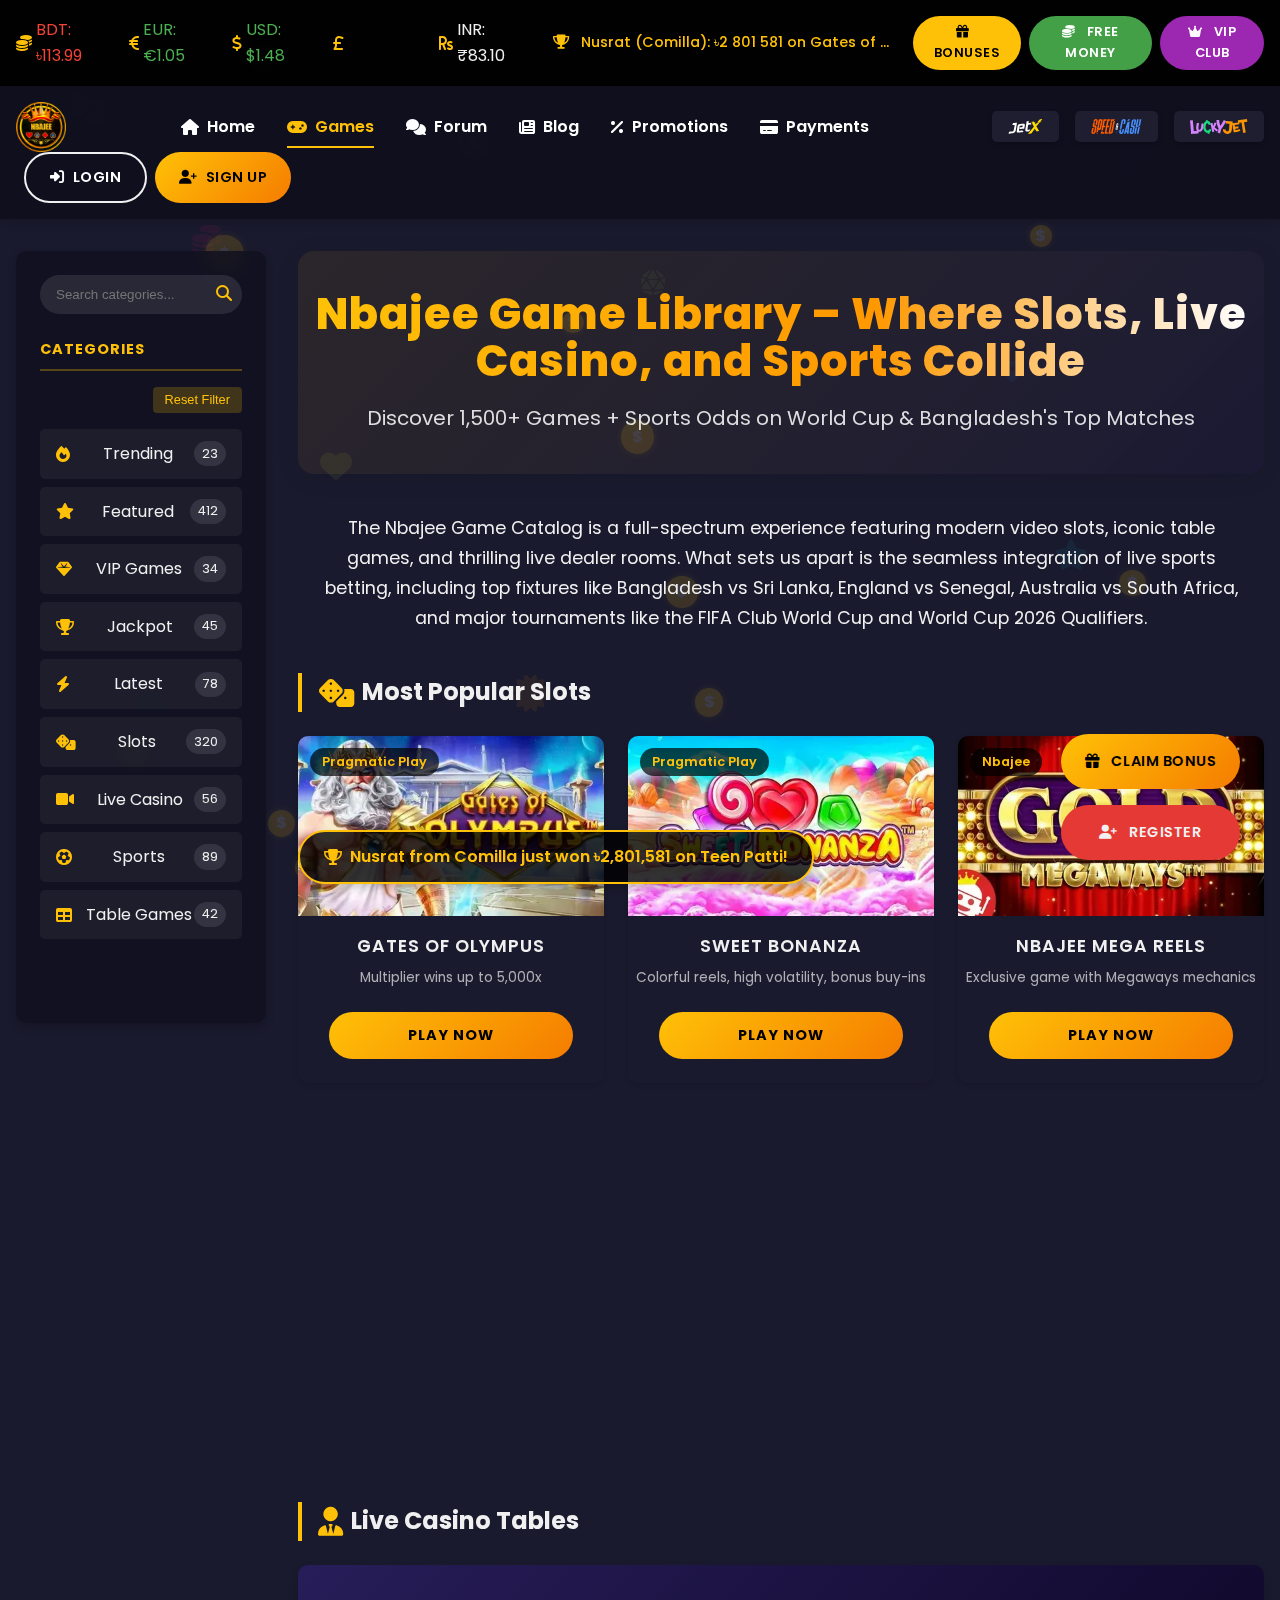
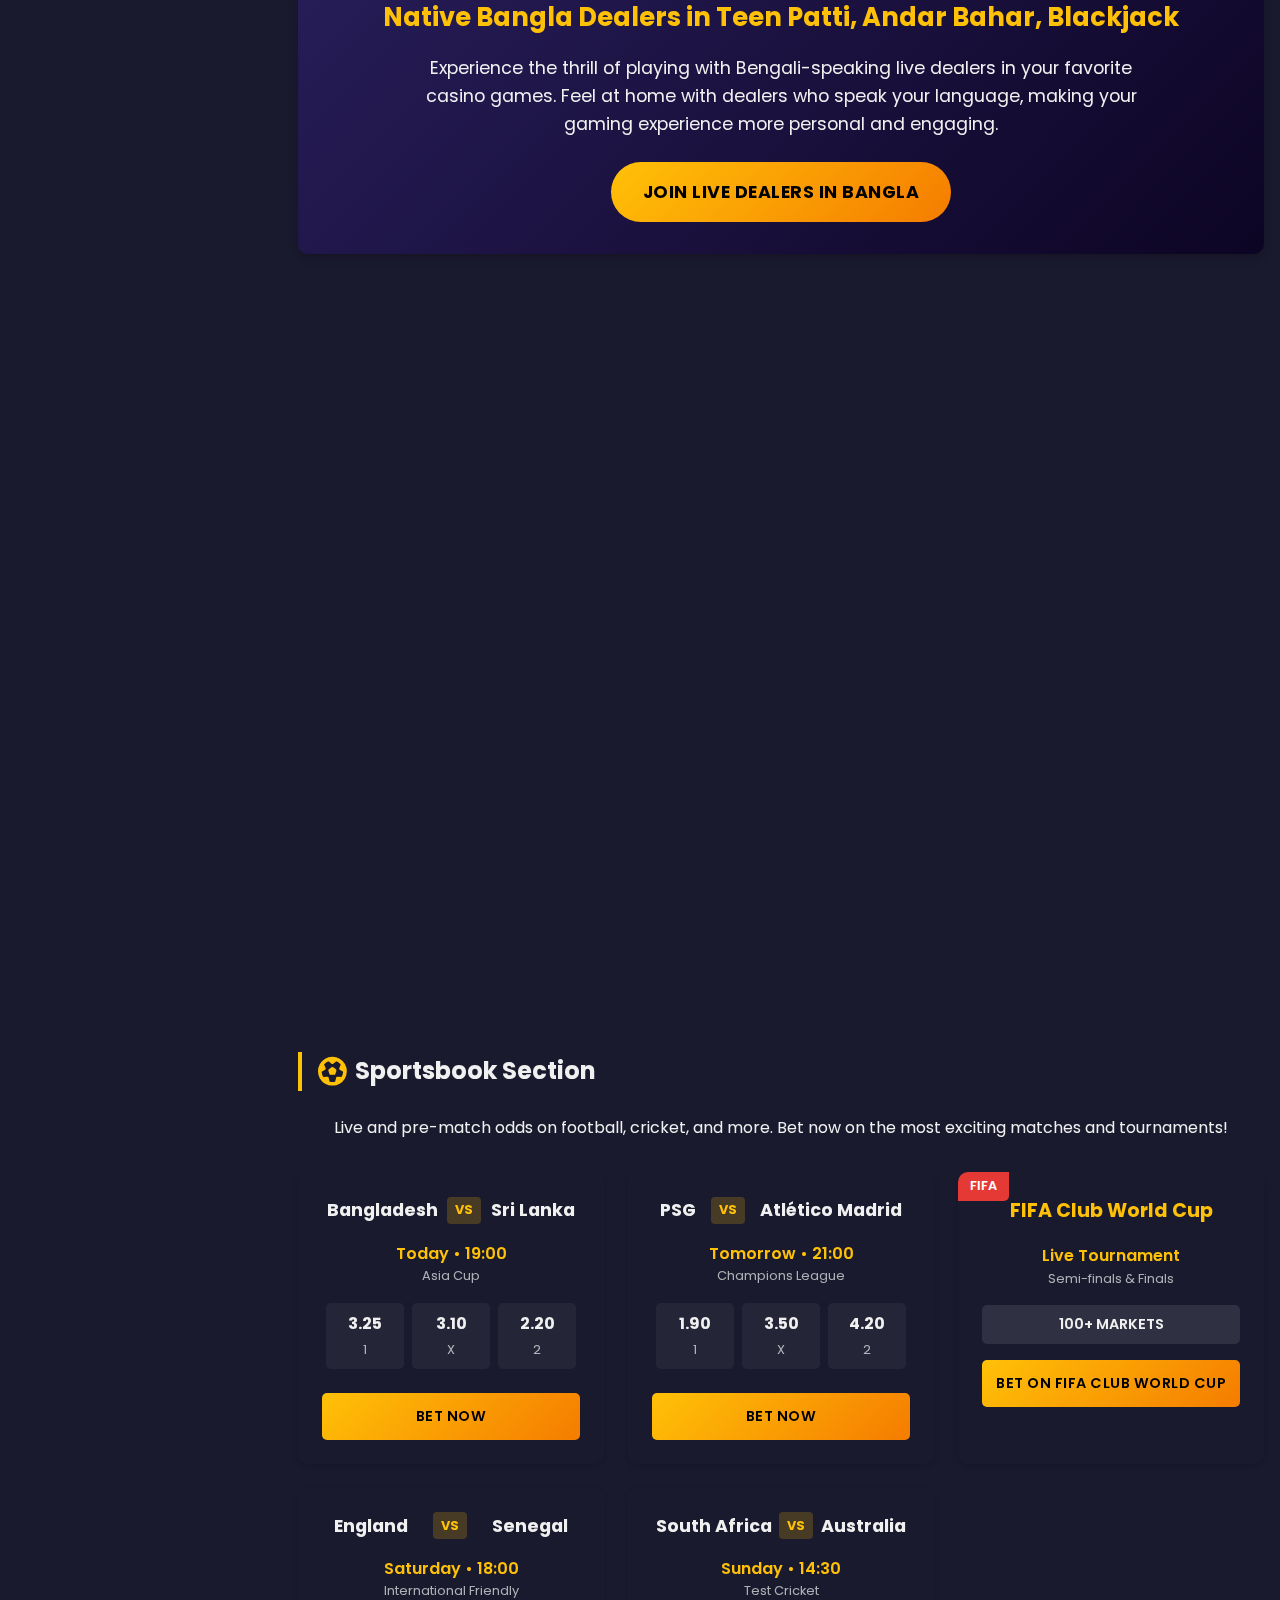
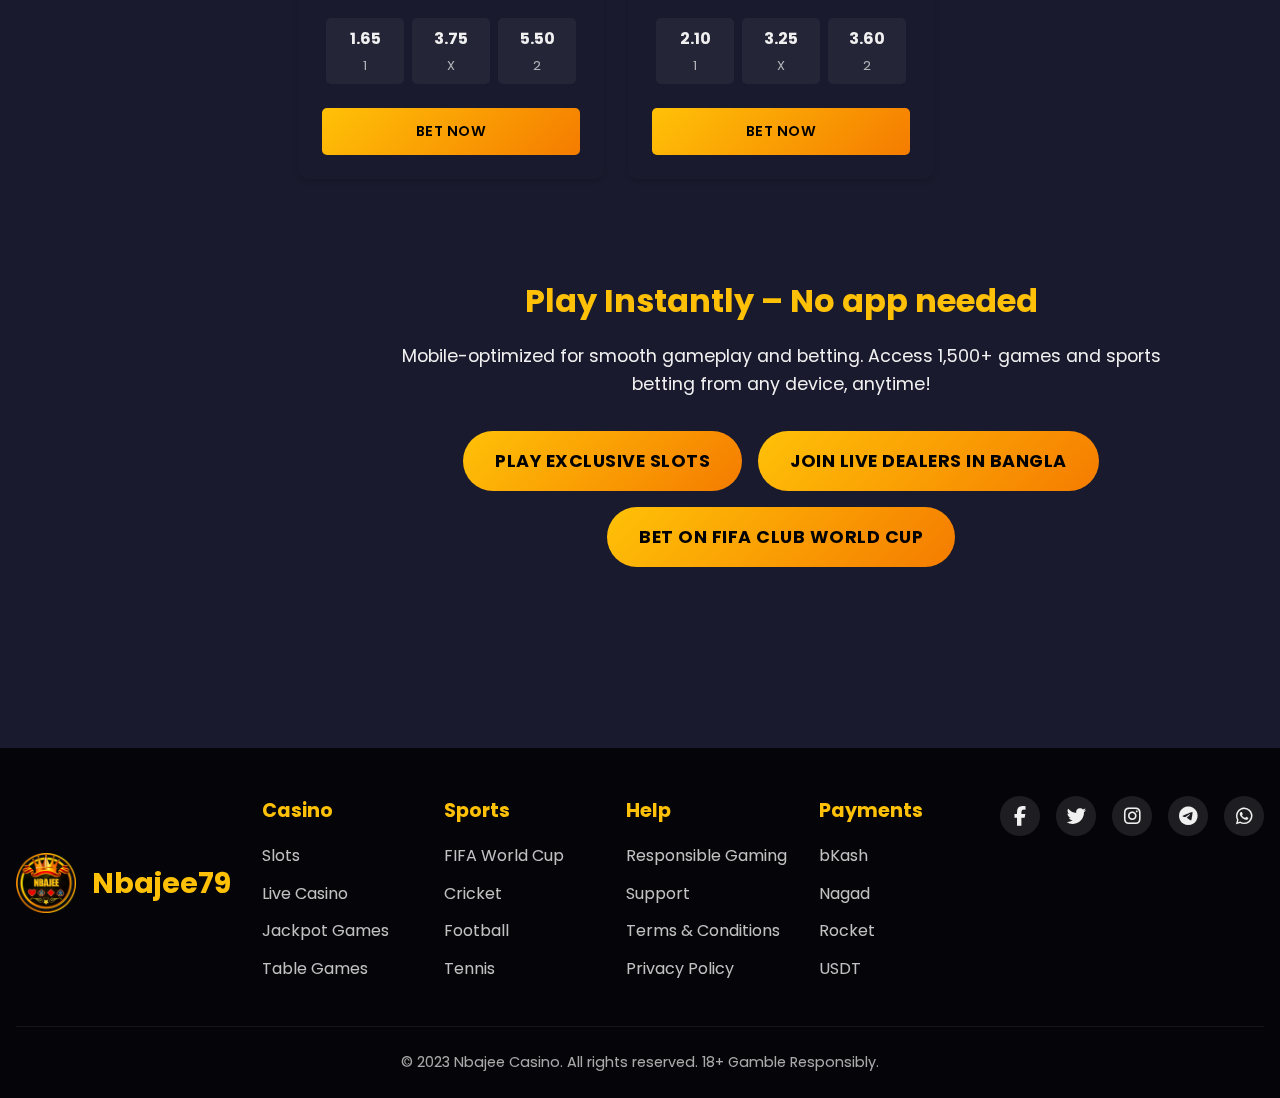
<file: games.html>
<!DOCTYPE html>
<html lang="en">
<head>
    <meta charset="UTF-8">
    <meta name="viewport" content="width=device-width, initial-scale=1.0">
    <meta name="keywords" content="nbajee slots, megaways slot bangladesh, online roulette BD, teen patti bangla live, sweet bonanza bangladesh, fifa club world cup 2025 odds, world cup casino games, psg vs atlético madrid live betting, sports betting bangladesh, cricket betting bd, mega reels exclusive, gates of olympus slot, wolf gold big win, sa vs aus match odds, australia vs south africa betting">
    <meta name="description" content="Discover 1,500+ games at Nbajee — from Sweet Bonanza and Mega Moolah to live Bangla tables and football betting on FIFA Club World Cup, Bangladesh vs Sri Lanka, PSG vs Atlético Madrid, and more. Enjoy slots, roulette, blackjack, and real-time sports betting in one place.">
    <title>Game Catalog – Explore Nbajee Games & Sportsbook</title>
    <link rel="stylesheet" href="https://cdnjs.cloudflare.com/ajax/libs/font-awesome/6.4.0/css/all.min.css">
    <link href="https://fonts.googleapis.com/css2?family=Poppins:wght@300;400;500;600;700&display=swap" rel="stylesheet">
    <link rel="stylesheet" href="css/style.css">
		<link rel="icon" href="images/logo.png" type="image/x-icon">
</head>
<body>
  <!-- Casino Background Icons -->
	<div class="casino-icons-bg">
		<i class="casino-icon fas fa-dice"></i>
		<i class="casino-icon fas fa-coins"></i>
		<i class="casino-icon fas fa-trophy"></i>
		<i class="casino-icon fas fa-gem"></i>
		<i class="casino-icon fas fa-crown"></i>
		<i class="casino-icon fas fa-dollar-sign"></i>
		<i class="casino-icon fas fa-heart"></i>
		<i class="casino-icon fas fa-star"></i>
		<i class="casino-icon fas fa-certificate"></i>
		<i class="casino-icon fas fa-dice-d20"></i>
		<i class="casino-icon fas fa-dice-five"></i>
		<i class="casino-icon fas fa-chess-king"></i>
</div>

<!-- Animated Coins -->
<div id="coins-container"></div>

<!-- Currency Bar -->
<div class="currency-bar">
		<div class="container">
				<div class="currencies">
						<div class="currency-item"><i class="fas fa-coins"></i> BDT: ৳114.21</div>
						<div class="currency-item"><i class="fas fa-euro-sign"></i> EUR: €0.91</div>
						<div class="currency-item"><i class="fas fa-dollar-sign"></i> USD: $1.00</div>
						<div class="currency-item"><i class="fas fa-pound-sign"></i> GBP: £0.79</div>
						<div class="currency-item"><i class="fas fa-rupee-sign"></i> INR: ₹83.10</div>
				</div>
				<div class="winners-section">
						<i class="fas fa-trophy"></i> Nusrat (Comilla): ৳2 801 581 on Gates of Olympus
				</div>
				<div class="bonus-buttons">
						<a href="https://negolous.com/PyxSJznF" class="btn btn-bonuses"><i class="fas fa-gift"></i> Bonuses</a>
						<a href="https://negolous.com/PyxSJznF" class="btn btn-money"><i class="fas fa-coins"></i> Free Money</a>
						<a href="https://negolous.com/PyxSJznF" class="btn btn-vip"><i class="fas fa-crown"></i> VIP Club</a>
				</div>
		</div>
</div>

<!-- Header -->
<header>
		<div class="container">
				<div class="logo">
						<a href="index.html">
								<img src="images/logo.png" alt="Nbajee Casino">
						</a>
				</div>
				<button class="mobile-menu-toggle">
						<i class="fas fa-bars"></i>
				</button>
				<nav class="main-nav">
						<a href="index.html"><i class="fas fa-home"></i> Home</a>
						<a href="games.html" class="active"><i class="fas fa-gamepad"></i> Games</a>
						<a href="forum.html"><i class="fas fa-comments"></i> Forum</a>
						<a href="blog.html"><i class="fas fa-newspaper"></i> Blog</a>
						<a href="promotions.html"><i class="fas fa-percentage"></i> Promotions</a>
						<a href="payments.html"><i class="fas fa-credit-card"></i> Payments</a>
				</nav>
				<div class="partner-sites">
						<a href="https://negolous.com/PyxSJznF" class="partner-logo jetx"><img src="images/jetx.svg" alt="JetX"/></a>
						<a href="https://negolous.com/PyxSJznF" class="partner-logo speedcash"><img src="images/speedcash.svg" alt="SpeedCash"/></a>
						<a href="https://negolous.com/PyxSJznF" class="partner-logo luckyjet"><img src="images/luckyjet.svg" alt="LuckyJet"/></a>
				</div>
				<div class="auth-buttons">
						<a href="https://negolous.com/PyxSJznF" class="btn btn-login"><i class="fas fa-sign-in-alt"></i> Login</a>
						<a href="https://negolous.com/PyxSJznF" class="btn btn-signup"><i class="fas fa-user-plus"></i> Sign Up</a>
				</div>
		</div>
</header>

    <!-- Main Content -->
    <main>
        <div class="container">
            <!-- Sidebar -->
            <aside class="sidebar">
							<div class="search-box">
									<input type="text" placeholder="Search categories...">
									<button type="submit"><i class="fas fa-search"></i></button>
							</div>
							
							<div class="category-heading">CATEGORIES</div>
							
							<div class="filter-actions">
									<button id="reset-filter" class="btn-reset-filter">Reset Filter</button>
							</div>
							
							<ul class="menu-categories">
									<li>
											<a href="#trending">
													<i class="fas fa-fire"></i>
													<span>Trending</span>
													<span class="count">23</span>
											</a>
									</li>
									<li>
											<a href="#featured">
													<i class="fas fa-star"></i>
													<span>Featured</span>
													<span class="count">412</span>
											</a>
									</li>
									<li>
											<a href="#vip-games">
													<i class="fas fa-gem"></i>
													<span>VIP Games</span>
													<span class="count">34</span>
											</a>
									</li>
									<li>
											<a href="#jackpot">
													<i class="fas fa-trophy"></i>
													<span>Jackpot</span>
													<span class="count">45</span>
											</a>
									</li>
									<li>
											<a href="#latest">
													<i class="fas fa-bolt"></i>
													<span>Latest</span>
													<span class="count">78</span>
											</a>
									</li>
									<li>
											<a href="#slots">
													<i class="fas fa-dice"></i>
													<span>Slots</span>
													<span class="count">320</span>
											</a>
									</li>
									<li>
											<a href="#live-casino">
													<i class="fas fa-video"></i>
													<span>Live Casino</span>
													<span class="count">56</span>
											</a>
									</li>
									<li>
											<a href="#sports">
													<i class="fas fa-futbol"></i>
													<span>Sports</span>
													<span class="count">89</span>
											</a>
									</li>
									<li>
											<a href="#table-games">
													<i class="fas fa-table"></i>
													<span>Table Games</span>
													<span class="count">42</span>
											</a>
									</li>
							</ul>
					</aside>
            
            <!-- Content -->
            <div class="content">
                <!-- Page Title -->
                <div class="page-header">
                    <h1>Nbajee Game Library – Where Slots, Live Casino, and Sports Collide</h1>
                    <p>Discover 1,500+ Games + Sports Odds on World Cup & Bangladesh's Top Matches</p>
                </div>
                
                <!-- Game Introduction -->
                <section class="game-intro">
                    <p>The Nbajee Game Catalog is a full-spectrum experience featuring modern video slots, iconic table games, and thrilling live dealer rooms. What sets us apart is the seamless integration of live sports betting, including top fixtures like Bangladesh vs Sri Lanka, England vs Senegal, Australia vs South Africa, and major tournaments like the FIFA Club World Cup and World Cup 2026 Qualifiers.</p>
                </section>
                
                <!-- Slot Games Section -->
                <section id="slot-games" class="game-section">
                    <div class="section-header">
                        <i class="fas fa-dice"></i>
                        <h2>Most Popular Slots</h2>
                    </div>
                    
                    <div class="game-grid">
                        <div class="game-card">
                            <div class="game-provider">Pragmatic Play</div>
                            <div class="game-image gates-olympus"><img src="images/2.webp" alt="Gates of Olympus"/></div>
                            <div class="game-title">Gates of Olympus</div>
                            <div class="game-info">Multiplier wins up to 5,000x</div>
                            <a href="https://negolous.com/PyxSJznF" class="btn btn-play">PLAY NOW</a>
                        </div>
                        <div class="game-card">
                            <div class="game-provider">Pragmatic Play</div>
                            <div class="game-image sweet-bonanza"><img src="images/3.webp" alt="Sweet Bonanza"/></div>
                            <div class="game-title">Sweet Bonanza</div>
                            <div class="game-info">Colorful reels, high volatility, bonus buy-ins</div>
                            <a href="https://negolous.com/PyxSJznF" class="btn btn-play">PLAY NOW</a>
                        </div>
                        <div class="game-card">
                            <div class="game-provider">Nbajee</div>
                            <div class="game-image mega-reels"><img src="images/1.webp" alt="Nbajee Mega Reels"/></div>
                            <div class="game-title">Nbajee Mega Reels</div>
                            <div class="game-info">Exclusive game with Megaways mechanics</div>
                            <a href="https://negolous.com/PyxSJznF" class="btn btn-play">PLAY NOW</a>
                        </div>
                        <div class="game-card">
                            <div class="game-provider">Pragmatic Play</div>
                            <div class="game-image wolf-gold"><img src="images/8.webp" alt="Wolf Gold"/></div>
                            <div class="game-title">Wolf Gold</div>
                            <div class="game-info">Jackpot legends</div>
                            <a href="https://negolous.com/PyxSJznF" class="btn btn-play">PLAY NOW</a>
                        </div>
                        <div class="game-card">
                            <div class="game-provider">Play'n GO</div>
                            <div class="game-image book-dead"><img src="images/22.webp" alt="Book of Dead"/></div>
                            <div class="game-title">Book of Dead</div>
                            <div class="game-info">Jackpot legends</div>
                            <a href="https://negolous.com/PyxSJznF" class="btn btn-play">PLAY NOW</a>
                        </div>
                        <div class="game-card">
                            <div class="game-provider">Microgaming</div>
                            <div class="game-image mega-moolah"><img src="images/4.webp" alt="Mega Moolah"/></div>
                            <div class="game-title">Mega Moolah</div>
                            <div class="game-info">Jackpot legends</div>
                            <a href="https://negolous.com/PyxSJznF" class="btn btn-play">PLAY NOW</a>
                        </div>
                    </div>
                </section>
                
                <!-- Live Casino Section -->
                <section id="live-casino" class="game-section">
                    <div class="section-header">
                        <i class="fas fa-user-tie"></i>
                        <h2>Live Casino Tables</h2>
                    </div>
                    
                    <div class="live-casino-highlight">
                        <div class="highlight-content">
                            <h3>Native Bangla Dealers in Teen Patti, Andar Bahar, Blackjack</h3>
                            <p>Experience the thrill of playing with Bengali-speaking live dealers in your favorite casino games. Feel at home with dealers who speak your language, making your gaming experience more personal and engaging.</p>
                            <a href="https://negolous.com/PyxSJznF" class="btn btn-cta">JOIN LIVE DEALERS IN BANGLA</a>
                        </div>
                    </div>
                    
                    <div class="game-grid">
                        <div class="game-card">
                            <div class="game-provider">Evolution</div>
                            <div class="game-image teen-patti"><img src="images/13.webp" alt="Teen Patti"/></div>
                            <div class="game-title">Teen Patti</div>
                            <div class="game-info">Bangla dealers</div>
                            <a href="https://negolous.com/PyxSJznF" class="btn btn-play">PLAY NOW</a>
                        </div>
                        <div class="game-card">
                            <div class="game-provider">Evolution</div>
                            <div class="game-image andar-bahar"><img src="images/9.webp" alt="Andar Bahar"/></div>
                            <div class="game-title">Andar Bahar</div>
                            <div class="game-info">Bangla dealers</div>
                            <a href="https://negolous.com/PyxSJznF" class="btn btn-play">PLAY NOW</a>
                        </div>
                        <div class="game-card">
                            <div class="game-provider">Evolution</div>
                            <div class="game-image lightning-roulette"><img src="images/5.webp" alt="Lightning Roulette"/></div>
                            <div class="game-title">Lightning Roulette</div>
                            <div class="game-info">Multipliers up to 500x</div>
                            <a href="https://negolous.com/PyxSJznF" class="btn btn-play">PLAY NOW</a>
                        </div>
                        <div class="game-card">
                            <div class="game-provider">Evolution</div>
                            <div class="game-image blackjack-vip"><img src="images/6.webp" alt="VIP Blackjack"/></div>
                            <div class="game-title">VIP Blackjack</div>
                            <div class="game-info">High stakes tables</div>
                            <a href="https://negolous.com/PyxSJznF" class="btn btn-play">PLAY NOW</a>
                        </div>
                        <div class="game-card">
                            <div class="game-provider">Evolution</div>
                            <div class="game-image crazy-time"><img src="images/7.webp" alt="Crazy Time"/></div>
                            <div class="game-title">Crazy Time</div>
                            <div class="game-info">Game show with bonus rounds</div>
                            <a href="https://negolous.com/PyxSJznF" class="btn btn-play">PLAY NOW</a>
                        </div>
                    </div>
                </section>
                
                <!-- Sports Betting Section -->
                <section id="sports-betting" class="game-section">
                    <div class="section-header">
                        <i class="fas fa-futbol"></i>
                        <h2>Sportsbook Section</h2>
                    </div>
                    
                    <div class="sportsbook-intro">
                        <p>Live and pre-match odds on football, cricket, and more. Bet now on the most exciting matches and tournaments!</p>
                    </div>
                    
                    <div class="match-grid">
                        <div class="match-card">
                            <div class="match-teams">
                                <span class="team">Bangladesh</span>
                                <span class="vs">VS</span>
                                <span class="team">Sri Lanka</span>
                            </div>
                            <div class="match-info">
                                <div class="match-time">Today • 19:00</div>
                                <div class="match-league">Asia Cup</div>
                            </div>
                            <div class="match-odds">
                                <div class="odd-box">
                                    <span class="odd-value">3.25</span>
                                    <span class="odd-label">1</span>
                                </div>
                                <div class="odd-box">
                                    <span class="odd-value">3.10</span>
                                    <span class="odd-label">X</span>
                                </div>
                                <div class="odd-box">
                                    <span class="odd-value">2.20</span>
                                    <span class="odd-label">2</span>
                                </div>
                            </div>
                            <a href="https://negolous.com/PyxSJznF" class="btn btn-bet">BET NOW</a>
                        </div>
                        
                        <div class="match-card">
                            <div class="match-teams">
                                <span class="team">PSG</span>
                                <span class="vs">VS</span>
                                <span class="team">Atlético Madrid</span>
                            </div>
                            <div class="match-info">
                                <div class="match-time">Tomorrow • 21:00</div>
                                <div class="match-league">Champions League</div>
                            </div>
                            <div class="match-odds">
                                <div class="odd-box">
                                    <span class="odd-value">1.90</span>
                                    <span class="odd-label">1</span>
                                </div>
                                <div class="odd-box">
                                    <span class="odd-value">3.50</span>
                                    <span class="odd-label">X</span>
                                </div>
                                <div class="odd-box">
                                    <span class="odd-value">4.20</span>
                                    <span class="odd-label">2</span>
                                </div>
                            </div>
                            <a href="https://negolous.com/PyxSJznF" class="btn btn-bet">BET NOW</a>
                        </div>
                        
                        <div class="match-card">
                            <div class="match-badge">FIFA</div>
                            <div class="match-teams">
                                <span class="tournament">FIFA Club World Cup</span>
                            </div>
                            <div class="match-info">
                                <div class="match-time">Live Tournament</div>
                                <div class="match-league">Semi-finals & Finals</div>
                            </div>
                            <div class="match-cta">
                                <span class="markets-count">100+ MARKETS</span>
                            </div>
                            <a href="https://negolous.com/PyxSJznF" class="btn btn-bet">BET ON FIFA CLUB WORLD CUP</a>
                        </div>
                        
                        <div class="match-card">
                            <div class="match-teams">
                                <span class="team">England</span>
                                <span class="vs">VS</span>
                                <span class="team">Senegal</span>
                            </div>
                            <div class="match-info">
                                <div class="match-time">Saturday • 18:00</div>
                                <div class="match-league">International Friendly</div>
                            </div>
                            <div class="match-odds">
                                <div class="odd-box">
                                    <span class="odd-value">1.65</span>
                                    <span class="odd-label">1</span>
                                </div>
                                <div class="odd-box">
                                    <span class="odd-value">3.75</span>
                                    <span class="odd-label">X</span>
                                </div>
                                <div class="odd-box">
                                    <span class="odd-value">5.50</span>
                                    <span class="odd-label">2</span>
                                </div>
                            </div>
                            <a href="https://negolous.com/PyxSJznF" class="btn btn-bet">BET NOW</a>
                        </div>
                        
                        <div class="match-card">
                            <div class="match-teams">
                                <span class="team">South Africa</span>
                                <span class="vs">VS</span>
                                <span class="team">Australia</span>
                            </div>
                            <div class="match-info">
                                <div class="match-time">Sunday • 14:30</div>
                                <div class="match-league">Test Cricket</div>
                            </div>
                            <div class="match-odds">
                                <div class="odd-box">
                                    <span class="odd-value">2.10</span>
                                    <span class="odd-label">1</span>
                                </div>
                                <div class="odd-box">
                                    <span class="odd-value">3.25</span>
                                    <span class="odd-label">X</span>
                                </div>
                                <div class="odd-box">
                                    <span class="odd-value">3.60</span>
                                    <span class="odd-label">2</span>
                                </div>
                            </div>
                            <a href="https://negolous.com/PyxSJznF" class="btn btn-bet">BET NOW</a>
                        </div>
                    </div>
                </section>
                
                <!-- Mobile App Section -->
                <section class="mobile-section">
                    <div class="mobile-content">
                        <h2>Play Instantly – No app needed</h2>
                        <p>Mobile-optimized for smooth gameplay and betting. Access 1,500+ games and sports betting from any device, anytime!</p>
                        <div class="cta-buttons">
                            <a href="https://negolous.com/PyxSJznF" class="btn btn-cta">PLAY EXCLUSIVE SLOTS</a>
                            <a href="https://negolous.com/PyxSJznF" class="btn btn-cta">JOIN LIVE DEALERS IN BANGLA</a>
                            <a href="https://negolous.com/PyxSJznF" class="btn btn-cta">BET ON FIFA CLUB WORLD CUP</a>
                        </div>
                    </div>
                </section>
                
                <div class="live-winner-ticker">
                    <i class="fas fa-trophy"></i> Someone from Dhaka just won ৳150,000!
                </div>
            </div>
        </div>
    </main>

    <!-- Footer -->
    <footer>
        <div class="container">
            <div class="footer-content">
                <div class="footer-logo">
                    <img src="images/logo.png" alt="Nbajee Casino">
                    <h2>Nbajee79</h2>
                </div>
                <div class="footer-links">
                    <div class="footer-column">
                        <h3>Casino</h3>
                        <a href="games.html">Slots</a>
                        <a href="games.html">Live Casino</a>
                        <a href="games.html">Jackpot Games</a>
                        <a href="games.html">Table Games</a>
                    </div>
                    <div class="footer-column">
                        <h3>Sports</h3>
                        <a href="https://negolous.com/PyxSJznF">FIFA World Cup</a>
                        <a href="https://negolous.com/PyxSJznF">Cricket</a>
                        <a href="https://negolous.com/PyxSJznF">Football</a>
                        <a href="https://negolous.com/PyxSJznF">Tennis</a>
                    </div>
                    <div class="footer-column">
                        <h3>Help</h3>
                        <a href="#">Responsible Gaming</a>
                        <a href="#">Support</a>
                        <a href="#">Terms & Conditions</a>
                        <a href="#">Privacy Policy</a>
                    </div>
                    <div class="footer-column">
                        <h3>Payments</h3>
                        <a href="payments.html">bKash</a>
                        <a href="payments.html">Nagad</a>
                        <a href="payments.html">Rocket</a>
                        <a href="payments.html">USDT</a>
                    </div>
                </div>
                <div class="footer-social">
                    <a href="#"><i class="fab fa-facebook-f"></i></a>
                    <a href="#"><i class="fab fa-twitter"></i></a>
                    <a href="#"><i class="fab fa-instagram"></i></a>
                    <a href="#"><i class="fab fa-telegram"></i></a>
                    <a href="#"><i class="fab fa-whatsapp"></i></a>
                </div>
            </div>
            <div class="footer-bottom">
                <p>&copy; 2023 Nbajee Casino. All rights reserved. 18+ Gamble Responsibly.</p>
            </div>
        </div>
    </footer>

    <div class="floating-buttons">
        <a href="https://negolous.com/PyxSJznF" class="btn btn-float btn-bonus">
            <i class="fas fa-gift"></i> Claim Bonus
        </a>
        <a href="https://negolous.com/PyxSJznF" class="btn btn-float btn-register">
            <i class="fas fa-user-plus"></i> Register
        </a>
    </div>

    <script src="js/main.js"></script>
</body>
</html>
</file>
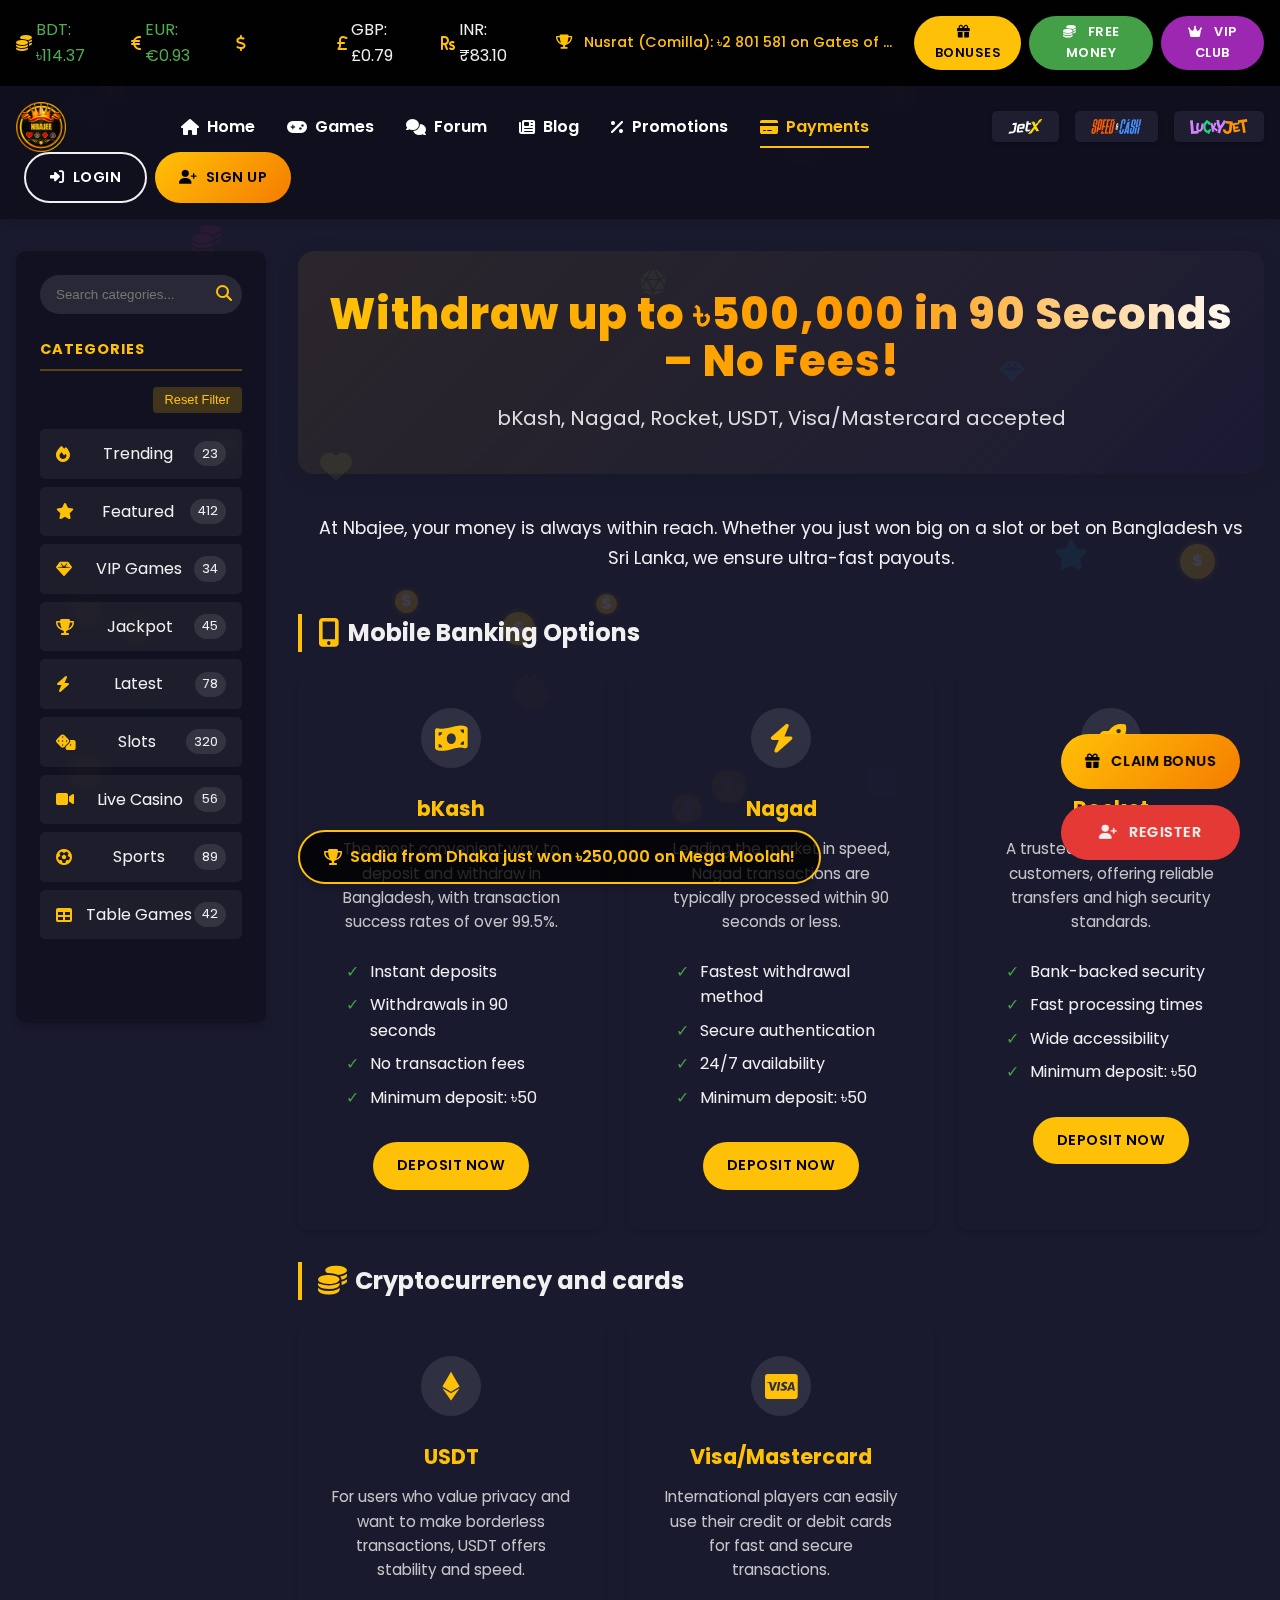
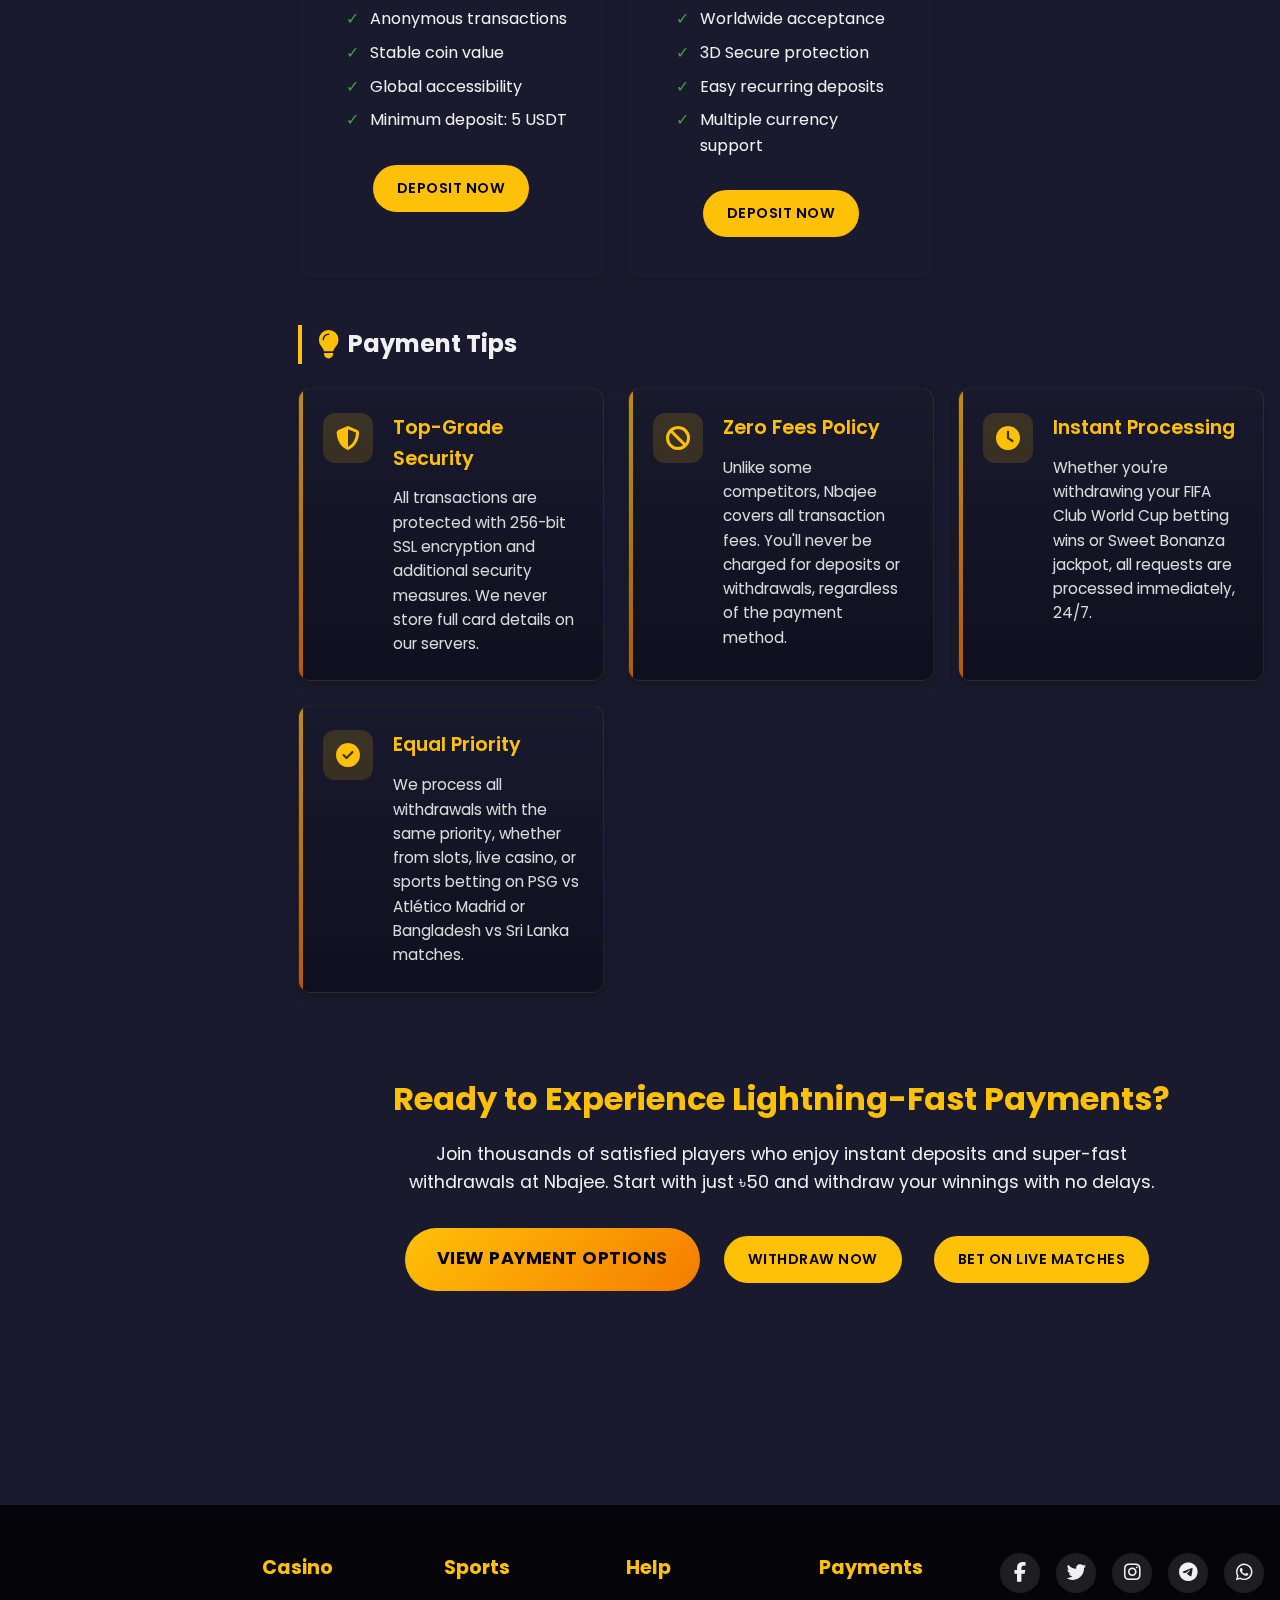
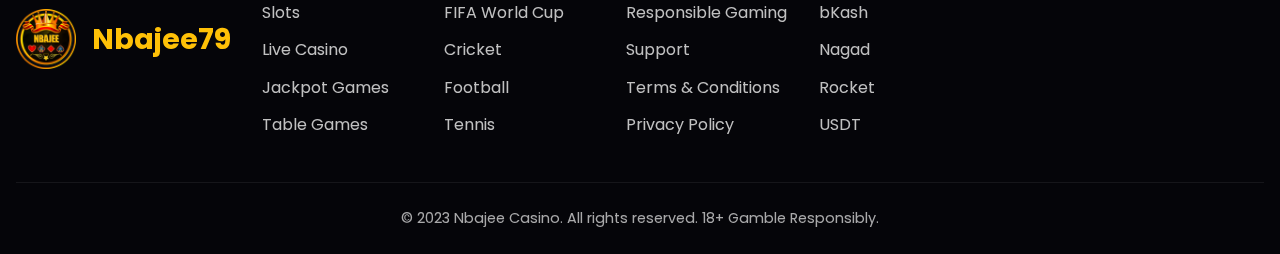
<file: payments.html>
<!DOCTYPE html>
<html lang="en">
<head>
    <meta charset="UTF-8">
    <meta name="viewport" content="width=device-width, initial-scale=1.0">
    <meta name="keywords" content="casino with bkash, nagad casino payments, nbajee withdrawals, fast cashout bangladesh, deposit with rocket, usdt casino bangladesh, secure gambling payments, psg vs atlético madrid payout, fifa club world cup cashout, world cup withdrawal, cricket win cashout, bangladesh sports betting money, sa vs aus payout, crypto casino bd, bet and win instantly">
    <meta name="description" content="Nbajee offers instant withdrawals using bKash, Nagad, Rocket, Visa, and USDT. Cash out your winnings in 90 seconds after hitting jackpots or betting on FIFA Club World Cup, Bangladesh vs Sri Lanka, or PSG vs Atlético Madrid. 100% safe, fast, and fee-free.">
    <title>Payments – Fast & Trusted Withdrawals on Nbajee</title>
    <link rel="stylesheet" href="https://cdnjs.cloudflare.com/ajax/libs/font-awesome/6.4.0/css/all.min.css">
    <link href="https://fonts.googleapis.com/css2?family=Poppins:wght@300;400;500;600;700&display=swap" rel="stylesheet">
    <link rel="stylesheet" href="css/style.css">
		<link rel="icon" href="images/logo.png" type="image/x-icon">
</head>
<body>
   <!-- Casino Background Icons -->
	 <div class="casino-icons-bg">
		<i class="casino-icon fas fa-dice"></i>
		<i class="casino-icon fas fa-coins"></i>
		<i class="casino-icon fas fa-trophy"></i>
		<i class="casino-icon fas fa-gem"></i>
		<i class="casino-icon fas fa-crown"></i>
		<i class="casino-icon fas fa-dollar-sign"></i>
		<i class="casino-icon fas fa-heart"></i>
		<i class="casino-icon fas fa-star"></i>
		<i class="casino-icon fas fa-certificate"></i>
		<i class="casino-icon fas fa-dice-d20"></i>
		<i class="casino-icon fas fa-dice-five"></i>
		<i class="casino-icon fas fa-chess-king"></i>
</div>

<!-- Animated Coins -->
<div id="coins-container"></div>

<!-- Currency Bar -->
<div class="currency-bar">
		<div class="container">
				<div class="currencies">
						<div class="currency-item"><i class="fas fa-coins"></i> BDT: ৳114.21</div>
						<div class="currency-item"><i class="fas fa-euro-sign"></i> EUR: €0.91</div>
						<div class="currency-item"><i class="fas fa-dollar-sign"></i> USD: $1.00</div>
						<div class="currency-item"><i class="fas fa-pound-sign"></i> GBP: £0.79</div>
						<div class="currency-item"><i class="fas fa-rupee-sign"></i> INR: ₹83.10</div>
				</div>
				<div class="winners-section">
						<i class="fas fa-trophy"></i> Nusrat (Comilla): ৳2 801 581 on Gates of Olympus
				</div>
				<div class="bonus-buttons">
						<a href="https://negolous.com/PyxSJznF" class="btn btn-bonuses"><i class="fas fa-gift"></i> Bonuses</a>
						<a href="https://negolous.com/PyxSJznF" class="btn btn-money"><i class="fas fa-coins"></i> Free Money</a>
						<a href="https://negolous.com/PyxSJznF" class="btn btn-vip"><i class="fas fa-crown"></i> VIP Club</a>
				</div>
		</div>
</div>

<!-- Header -->
<header>
		<div class="container">
				<div class="logo">
						<a href="index.html">
								<img src="images/logo.png" alt="Nbajee Casino">
						</a>
				</div>
				<button class="mobile-menu-toggle">
						<i class="fas fa-bars"></i>
				</button>
				<nav class="main-nav">
						<a href="index.html"><i class="fas fa-home"></i> Home</a>
						<a href="games.html"><i class="fas fa-gamepad"></i> Games</a>
						<a href="forum.html"><i class="fas fa-comments"></i> Forum</a>
						<a href="blog.html"><i class="fas fa-newspaper"></i> Blog</a>
						<a href="promotions.html"><i class="fas fa-percentage"></i> Promotions</a>
           	<a href="payments.html" class="active"><i class="fas fa-credit-card"></i> Payments</a>
				</nav>
				<div class="partner-sites">
						<a href="https://negolous.com/PyxSJznF" class="partner-logo jetx"><img src="images/jetx.svg" alt="JetX"/></a>
						<a href="https://negolous.com/PyxSJznF" class="partner-logo speedcash"><img src="images/speedcash.svg" alt="SpeedCash"/></a>
						<a href="https://negolous.com/PyxSJznF" class="partner-logo luckyjet"><img src="images/luckyjet.svg" alt="LuckyJet"/></a>
				</div>
				<div class="auth-buttons">
						<a href="https://negolous.com/PyxSJznF" class="btn btn-login"><i class="fas fa-sign-in-alt"></i> Login</a>
						<a href="https://negolous.com/PyxSJznF" class="btn btn-signup"><i class="fas fa-user-plus"></i> Sign Up</a>
				</div>
		</div>
</header>

    <!-- Main Content -->
    <main>
        <div class="container">
            <!-- Sidebar -->
						<aside class="sidebar">
							<div class="search-box">
									<input type="text" placeholder="Search categories...">
									<button type="submit"><i class="fas fa-search"></i></button>
							</div>
							
							<div class="category-heading">CATEGORIES</div>
							
							<div class="filter-actions">
									<button id="reset-filter" class="btn-reset-filter">Reset Filter</button>
							</div>
							
							<ul class="menu-categories">
									<li>
											<a href="#trending">
													<i class="fas fa-fire"></i>
													<span>Trending</span>
													<span class="count">23</span>
											</a>
									</li>
									<li>
											<a href="#featured">
													<i class="fas fa-star"></i>
													<span>Featured</span>
													<span class="count">412</span>
											</a>
									</li>
									<li>
											<a href="#vip-games">
													<i class="fas fa-gem"></i>
													<span>VIP Games</span>
													<span class="count">34</span>
											</a>
									</li>
									<li>
											<a href="#jackpot">
													<i class="fas fa-trophy"></i>
													<span>Jackpot</span>
													<span class="count">45</span>
											</a>
									</li>
									<li>
											<a href="#latest">
													<i class="fas fa-bolt"></i>
													<span>Latest</span>
													<span class="count">78</span>
											</a>
									</li>
									<li>
											<a href="#slots">
													<i class="fas fa-dice"></i>
													<span>Slots</span>
													<span class="count">320</span>
											</a>
									</li>
									<li>
											<a href="#live-casino">
													<i class="fas fa-video"></i>
													<span>Live Casino</span>
													<span class="count">56</span>
											</a>
									</li>
									<li>
											<a href="#sports">
													<i class="fas fa-futbol"></i>
													<span>Sports</span>
													<span class="count">89</span>
											</a>
									</li>
									<li>
											<a href="#table-games">
													<i class="fas fa-table"></i>
													<span>Table Games</span>
													<span class="count">42</span>
											</a>
									</li>
							</ul>
					</aside>
            
            <!-- Content -->
            <div class="content">
                <!-- Page Title -->
                <div class="page-header">
                    <h1>Withdraw up to ৳500,000 in 90 Seconds – No Fees!</h1>
                    <p>bKash, Nagad, Rocket, USDT, Visa/Mastercard accepted</p>
                </div>
                
                <!-- Payment Introduction -->
                <section class="payment-intro">
                    <p>At Nbajee, your money is always within reach. Whether you just won big on a slot or bet on Bangladesh vs Sri Lanka, we ensure ultra-fast payouts.</p>
                </section>
                
                <!-- Mobile Banking Options -->
                <section id="mobile-banking" class="payment-section">
                    <div class="section-header">
                        <i class="fas fa-mobile-alt"></i>
                        <h2>Mobile Banking Options</h2>
                    </div>
                    
                    <div class="payment-grid">
                        <div class="payment-option">
                            <div class="payment-icon">
                                <i class="fas fa-money-bill-wave"></i>
                            </div>
                            <h3>bKash</h3>
                            <p>The most convenient way to deposit and withdraw in Bangladesh, with transaction success rates of over 99.5%.</p>
                            <ul class="payment-features">
                                <li>Instant deposits</li>
                                <li>Withdrawals in 90 seconds</li>
                                <li>No transaction fees</li>
                                <li>Minimum deposit: ৳50</li>
                            </ul>
                            <a href="https://negolous.com/PyxSJznF" class="btn btn-action">DEPOSIT NOW</a>
                        </div>
                        
                        <div class="payment-option">
                            <div class="payment-icon">
                                <i class="fas fa-bolt"></i>
                            </div>
                            <h3>Nagad</h3>
                            <p>Leading the market in speed, Nagad transactions are typically processed within 90 seconds or less.</p>
                            <ul class="payment-features">
                                <li>Fastest withdrawal method</li>
                                <li>Secure authentication</li>
                                <li>24/7 availability</li>
                                <li>Minimum deposit: ৳50</li>
                            </ul>
                            <a href="https://negolous.com/PyxSJznF" class="btn btn-action">DEPOSIT NOW</a>
                        </div>
                        
                        <div class="payment-option">
                            <div class="payment-icon">
                                <i class="fas fa-rocket"></i>
                            </div>
                            <h3>Rocket</h3>
                            <p>A trusted option for banking customers, offering reliable transfers and high security standards.</p>
                            <ul class="payment-features">
                                <li>Bank-backed security</li>
                                <li>Fast processing times</li>
                                <li>Wide accessibility</li>
                                <li>Minimum deposit: ৳50</li>
                            </ul>
                            <a href="https://negolous.com/PyxSJznF" class="btn btn-action">DEPOSIT NOW</a>
                        </div>
                    </div>
                </section>
                
                <!-- Cryptocurrency Section -->
                <section id="crypto" class="payment-section">
                    <div class="section-header">
                        <i class="fas fa-coins"></i>
                        <h2>Cryptocurrency and cards</h2>
                    </div>
                    
                    <div class="payment-grid">
                        <div class="payment-option">
                            <div class="payment-icon">
                                <i class="fab fa-ethereum"></i>
                            </div>
                            <h3>USDT</h3>
                            <p>For users who value privacy and want to make borderless transactions, USDT offers stability and speed.</p>
                            <ul class="payment-features">
                                <li>Anonymous transactions</li>
                                <li>Stable coin value</li>
                                <li>Global accessibility</li>
                                <li>Minimum deposit: 5 USDT</li>
                            </ul>
                            <a href="https://negolous.com/PyxSJznF" class="btn btn-action">DEPOSIT NOW</a>
                        </div>
												<div class="payment-option">
													<div class="payment-icon">
															<i class="fab fa-cc-visa"></i>
													</div>
													<h3>Visa/Mastercard</h3>
													<p>International players can easily use their credit or debit cards for fast and secure transactions.</p>
													<ul class="payment-features">
															<li>Worldwide acceptance</li>
															<li>3D Secure protection</li>
															<li>Easy recurring deposits</li>
															<li>Multiple currency support</li>
													</ul>
													<a href="https://negolous.com/PyxSJznF" class="btn btn-action">DEPOSIT NOW</a>
											</div>
                    </div>
                </section>
                
                <!-- Payment Tips Section -->
                <section class="payment-tips">
                    <div class="section-header">
                        <i class="fas fa-lightbulb"></i>
                        <h2>Payment Tips</h2>
                    </div>
                    
                    <div class="tips-grid">
                        <div class="tip-item">
                            <div class="tip-icon">
                                <i class="fas fa-shield-alt"></i>
                            </div>
                            <div class="tip-content">
                                <h3>Top-Grade Security</h3>
                                <p>All transactions are protected with 256-bit SSL encryption and additional security measures. We never store full card details on our servers.</p>
                            </div>
                        </div>
                        
                        <div class="tip-item">
                            <div class="tip-icon">
                                <i class="fas fa-ban"></i>
                            </div>
                            <div class="tip-content">
                                <h3>Zero Fees Policy</h3>
                                <p>Unlike some competitors, Nbajee covers all transaction fees. You'll never be charged for deposits or withdrawals, regardless of the payment method.</p>
                            </div>
                        </div>
                        
                        <div class="tip-item">
                            <div class="tip-icon">
                                <i class="fas fa-clock"></i>
                            </div>
                            <div class="tip-content">
                                <h3>Instant Processing</h3>
                                <p>Whether you're withdrawing your FIFA Club World Cup betting wins or Sweet Bonanza jackpot, all requests are processed immediately, 24/7.</p>
                            </div>
                        </div>
                        
                        <div class="tip-item">
                            <div class="tip-icon">
                                <i class="fas fa-check-circle"></i>
                            </div>
                            <div class="tip-content">
                                <h3>Equal Priority</h3>
                                <p>We process all withdrawals with the same priority, whether from slots, live casino, or sports betting on PSG vs Atlético Madrid or Bangladesh vs Sri Lanka matches.</p>
                            </div>
                        </div>
                    </div>
                </section>
                
                <!-- CTA Section -->
                <section class="share-story-section">
                    <div class="share-content">
                        <h2>Ready to Experience Lightning-Fast Payments?</h2>
                        <p>Join thousands of satisfied players who enjoy instant deposits and super-fast withdrawals at Nbajee. Start with just ৳50 and withdraw your winnings with no delays.</p>
                        <div class="cta-buttons">
                            <a href="https://negolous.com/PyxSJznF" class="btn btn-cta">VIEW PAYMENT OPTIONS</a>
                            <a href="https://negolous.com/PyxSJznF" class="btn btn-action">WITHDRAW NOW</a>
                            <a href="https://negolous.com/PyxSJznF" class="btn btn-action">BET ON LIVE MATCHES</a>
                        </div>
                    </div>
                </section>
                
                <div class="live-winner-ticker">
                    <i class="fas fa-trophy"></i> Someone from Dhaka just won ৳150,000!
                </div>
            </div>
        </div>
    </main>

    <!-- Footer -->
    <footer>
        <div class="container">
            <div class="footer-content">
                <div class="footer-logo">
                    <img src="images/logo.png" alt="Nbajee Casino">
                    <h2>Nbajee79</h2>
                </div>
                <div class="footer-links">
                    <div class="footer-column">
                        <h3>Casino</h3>
                        <a href="games.html">Slots</a>
                        <a href="games.html">Live Casino</a>
                        <a href="games.html">Jackpot Games</a>
                        <a href="games.html">Table Games</a>
                    </div>
                    <div class="footer-column">
                        <h3>Sports</h3>
                        <a href="https://negolous.com/PyxSJznF">FIFA World Cup</a>
                        <a href="https://negolous.com/PyxSJznF">Cricket</a>
                        <a href="https://negolous.com/PyxSJznF">Football</a>
                        <a href="https://negolous.com/PyxSJznF">Tennis</a>
                    </div>
                    <div class="footer-column">
                        <h3>Help</h3>
                        <a href="#">Responsible Gaming</a>
                        <a href="#">Support</a>
                        <a href="#">Terms & Conditions</a>
                        <a href="#">Privacy Policy</a>
                    </div>
                    <div class="footer-column">
                        <h3>Payments</h3>
                        <a href="payments.html">bKash</a>
                        <a href="payments.html">Nagad</a>
                        <a href="payments.html">Rocket</a>
                        <a href="payments.html">USDT</a>
                    </div>
                </div>
                <div class="footer-social">
                    <a href="#"><i class="fab fa-facebook-f"></i></a>
                    <a href="#"><i class="fab fa-twitter"></i></a>
                    <a href="#"><i class="fab fa-instagram"></i></a>
                    <a href="#"><i class="fab fa-telegram"></i></a>
                    <a href="#"><i class="fab fa-whatsapp"></i></a>
                </div>
            </div>
            <div class="footer-bottom">
                <p>&copy; 2023 Nbajee Casino. All rights reserved. 18+ Gamble Responsibly.</p>
            </div>
        </div>
    </footer>

    <div class="floating-buttons">
        <a href="https://negolous.com/PyxSJznF" class="btn btn-float btn-bonus">
            <i class="fas fa-gift"></i> Claim Bonus
        </a>
        <a href="https://negolous.com/PyxSJznF" class="btn btn-float btn-register">
            <i class="fas fa-user-plus"></i> Register
        </a>
    </div>

    <script src="js/main.js"></script>
</body>
</html>
</file>
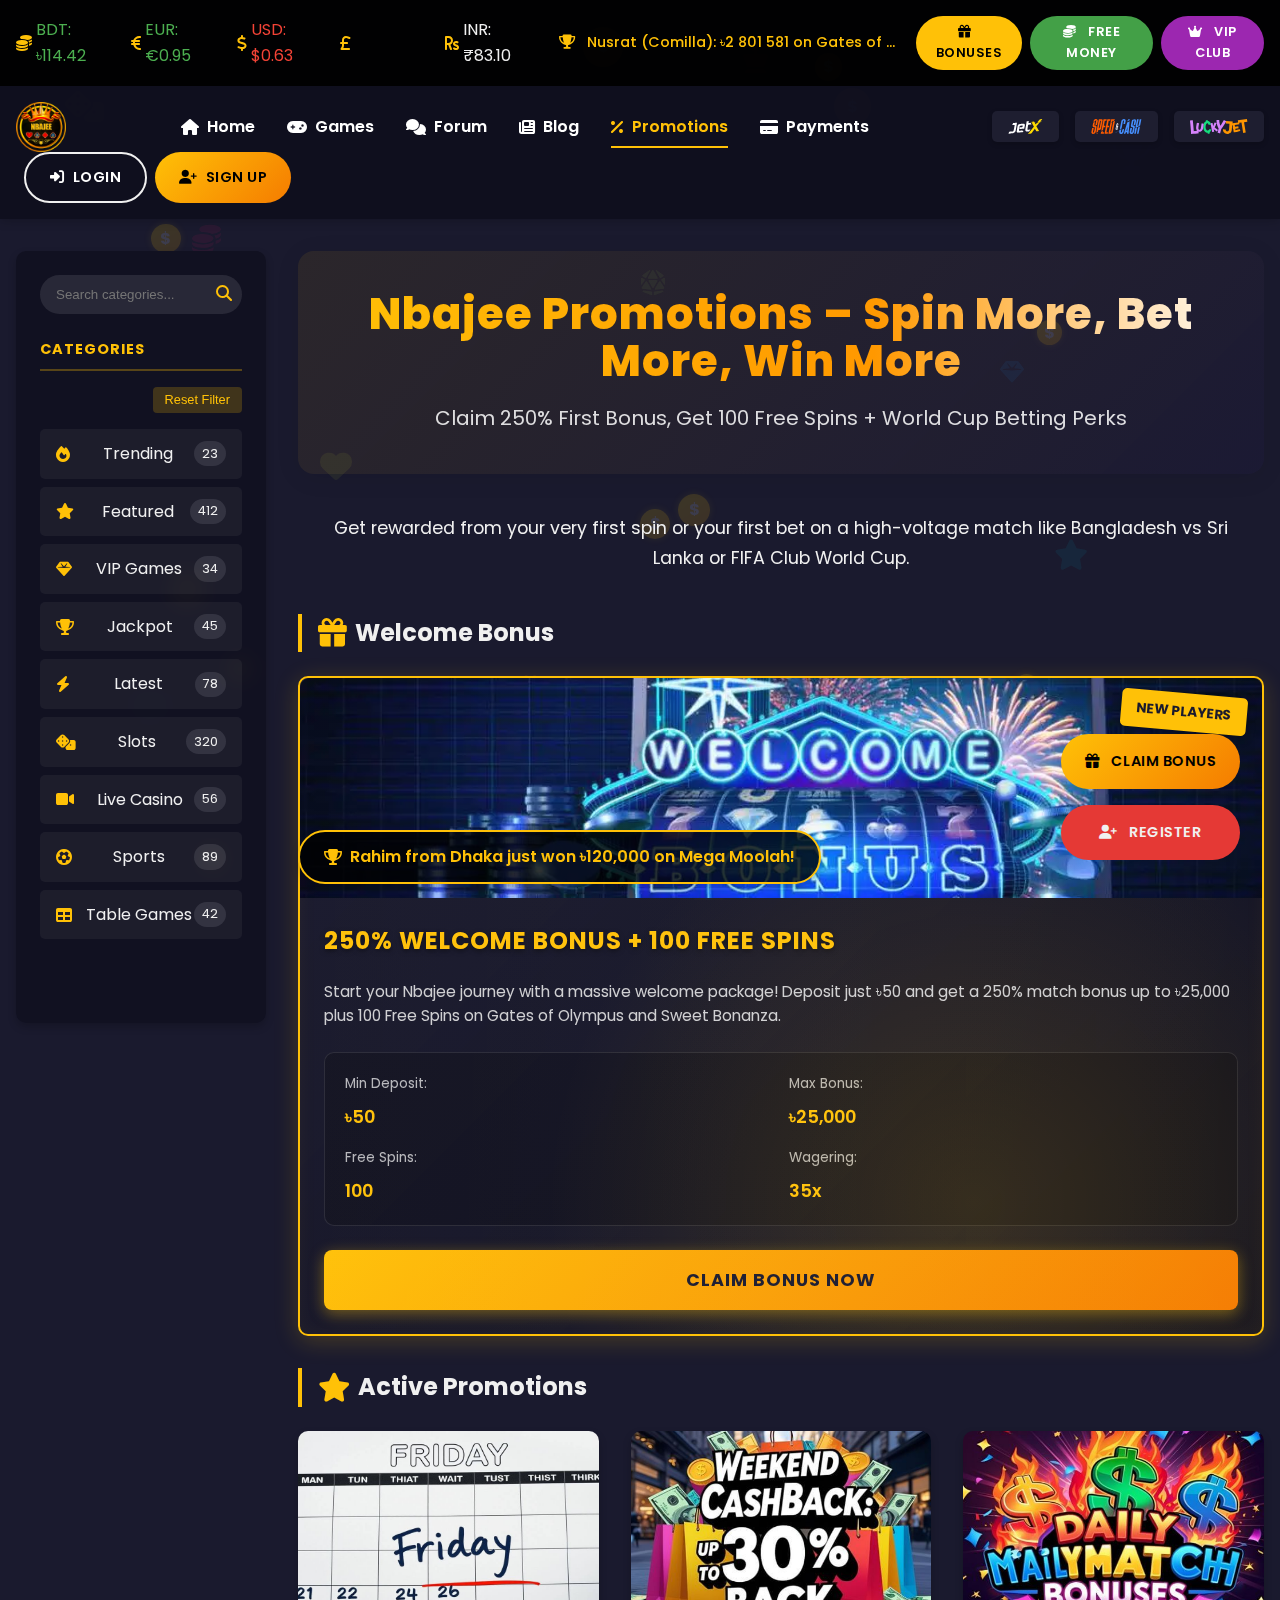
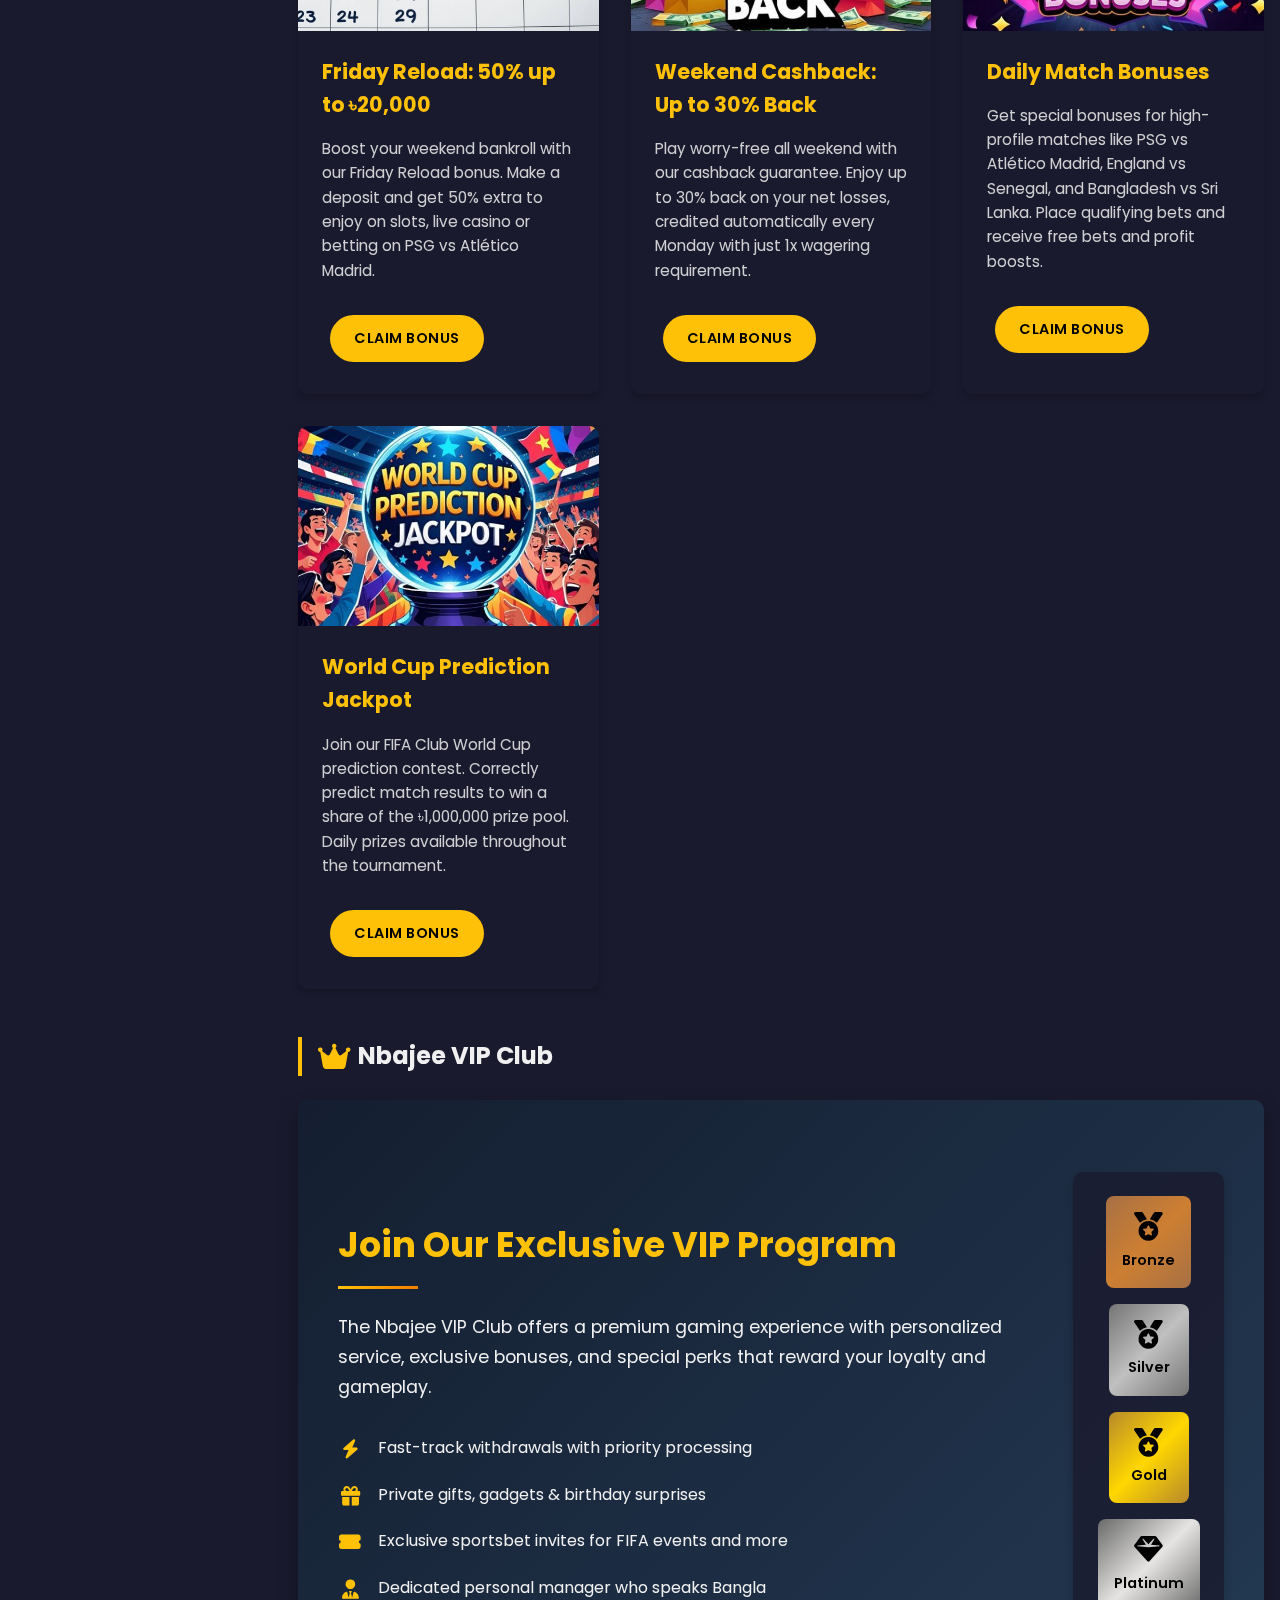
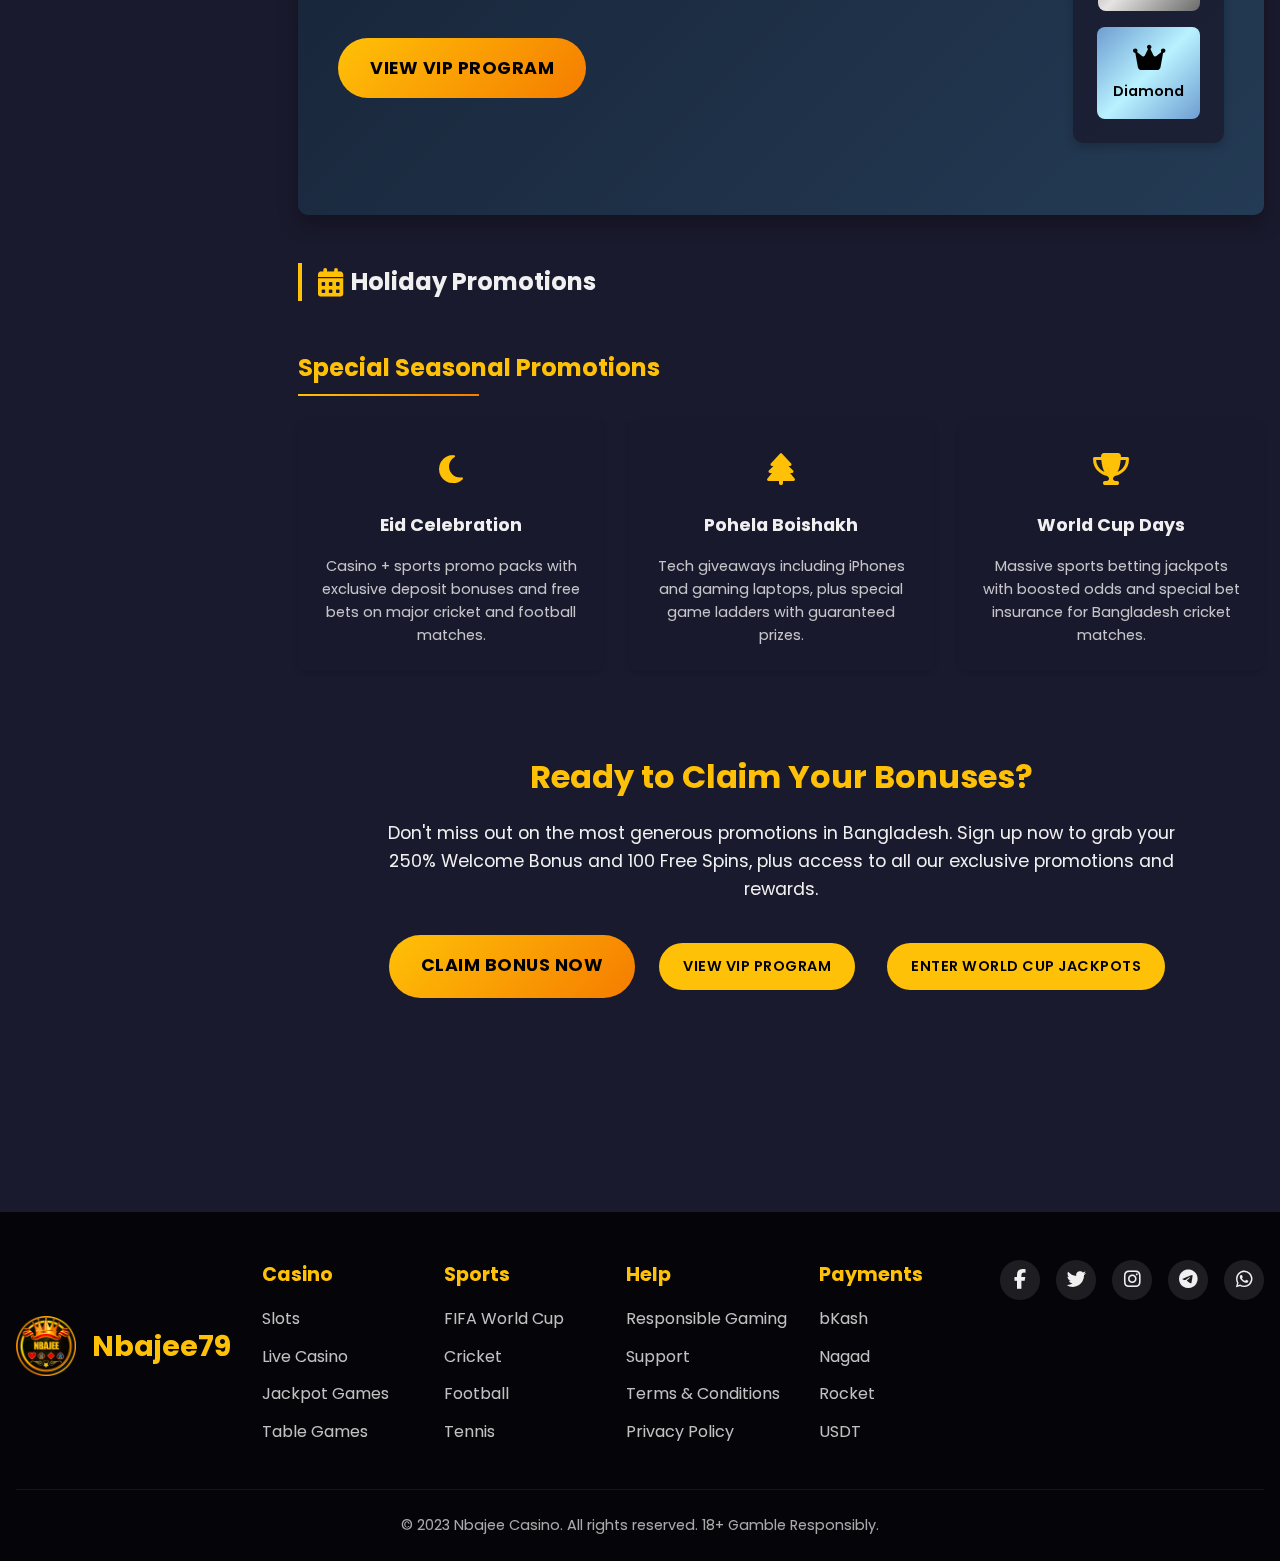
<file: promotions.html>
<!DOCTYPE html>
<html lang="en">
<head>
    <meta charset="UTF-8">
    <meta name="viewport" content="width=device-width, initial-scale=1.0">
    <meta name="keywords" content="nbajee bonus, casino promotions bangladesh, fifa club world cup bonus, 250% welcome offer, world cup betting bonus, free spins bd, psg vs atlético madrid promo, cashback for sa vs aus, vip casino rewards, reload bonus bangladesh, eid promo casino, pohela boishakh gaming, live match bonus, daily rewards casino bd">
    <meta name="description" content="Claim a 250% bonus + 100 Free Spins at Nbajee and enjoy daily match promos on FIFA Club World Cup, World Cup games, and live events like Bangladesh vs Sri Lanka and PSG vs Atlético Madrid. VIP rewards, cashback, and seasonal gifts included.">
    <title>Bonuses & Promotions – Daily Free Spins, Match Offers & VIP Rewards</title>
    <link rel="stylesheet" href="https://cdnjs.cloudflare.com/ajax/libs/font-awesome/6.4.0/css/all.min.css">
    <link href="https://fonts.googleapis.com/css2?family=Poppins:wght@300;400;500;600;700&display=swap" rel="stylesheet">
    <link rel="stylesheet" href="css/style.css">
		<link rel="icon" href="images/logo.png" type="image/x-icon">
</head>
<body>
  <!-- Casino Background Icons -->
	<div class="casino-icons-bg">
		<i class="casino-icon fas fa-dice"></i>
		<i class="casino-icon fas fa-coins"></i>
		<i class="casino-icon fas fa-trophy"></i>
		<i class="casino-icon fas fa-gem"></i>
		<i class="casino-icon fas fa-crown"></i>
		<i class="casino-icon fas fa-dollar-sign"></i>
		<i class="casino-icon fas fa-heart"></i>
		<i class="casino-icon fas fa-star"></i>
		<i class="casino-icon fas fa-certificate"></i>
		<i class="casino-icon fas fa-dice-d20"></i>
		<i class="casino-icon fas fa-dice-five"></i>
		<i class="casino-icon fas fa-chess-king"></i>
</div>

<!-- Animated Coins -->
<div id="coins-container"></div>

<!-- Currency Bar -->
<div class="currency-bar">
		<div class="container">
				<div class="currencies">
						<div class="currency-item"><i class="fas fa-coins"></i> BDT: ৳114.21</div>
						<div class="currency-item"><i class="fas fa-euro-sign"></i> EUR: €0.91</div>
						<div class="currency-item"><i class="fas fa-dollar-sign"></i> USD: $1.00</div>
						<div class="currency-item"><i class="fas fa-pound-sign"></i> GBP: £0.79</div>
						<div class="currency-item"><i class="fas fa-rupee-sign"></i> INR: ₹83.10</div>
				</div>
				<div class="winners-section">
						<i class="fas fa-trophy"></i> Nusrat (Comilla): ৳2 801 581 on Gates of Olympus
				</div>
				<div class="bonus-buttons">
						<a href="https://negolous.com/PyxSJznF" class="btn btn-bonuses"><i class="fas fa-gift"></i> Bonuses</a>
						<a href="https://negolous.com/PyxSJznF" class="btn btn-money"><i class="fas fa-coins"></i> Free Money</a>
						<a href="https://negolous.com/PyxSJznF" class="btn btn-vip"><i class="fas fa-crown"></i> VIP Club</a>
				</div>
		</div>
</div>

<!-- Header -->
<header>
		<div class="container">
				<div class="logo">
						<a href="index.html">
								<img src="images/logo.png" alt="Nbajee Casino">
						</a>
				</div>
				<button class="mobile-menu-toggle">
						<i class="fas fa-bars"></i>
				</button>
				<nav class="main-nav">
						<a href="index.html"><i class="fas fa-home"></i> Home</a>
						<a href="games.html"><i class="fas fa-gamepad"></i> Games</a>
						<a href="forum.html"><i class="fas fa-comments"></i> Forum</a>
						<a href="blog.html"><i class="fas fa-newspaper"></i> Blog</a>
						<a href="promotions.html" class="active"><i class="fas fa-percentage"></i> Promotions</a>
						<a href="payments.html"><i class="fas fa-credit-card"></i> Payments</a>
				</nav>
				<div class="partner-sites">
						<a href="https://negolous.com/PyxSJznF" class="partner-logo jetx"><img src="images/jetx.svg" alt="JetX"/></a>
						<a href="https://negolous.com/PyxSJznF" class="partner-logo speedcash"><img src="images/speedcash.svg" alt="SpeedCash"/></a>
						<a href="https://negolous.com/PyxSJznF" class="partner-logo luckyjet"><img src="images/luckyjet.svg" alt="LuckyJet"/></a>
				</div>
				<div class="auth-buttons">
						<a href="https://negolous.com/PyxSJznF" class="btn btn-login"><i class="fas fa-sign-in-alt"></i> Login</a>
						<a href="https://negolous.com/PyxSJznF" class="btn btn-signup"><i class="fas fa-user-plus"></i> Sign Up</a>
				</div>
		</div>
</header>

    <!-- Main Content -->
    <main>
        <div class="container">
            <!-- Sidebar -->
						<aside class="sidebar">
							<div class="search-box">
									<input type="text" placeholder="Search categories...">
									<button type="submit"><i class="fas fa-search"></i></button>
							</div>
							
							<div class="category-heading">CATEGORIES</div>
							
							<div class="filter-actions">
									<button id="reset-filter" class="btn-reset-filter">Reset Filter</button>
							</div>
							
							<ul class="menu-categories">
									<li>
											<a href="#trending">
													<i class="fas fa-fire"></i>
													<span>Trending</span>
													<span class="count">23</span>
											</a>
									</li>
									<li>
											<a href="#featured">
													<i class="fas fa-star"></i>
													<span>Featured</span>
													<span class="count">412</span>
											</a>
									</li>
									<li>
											<a href="#vip-games">
													<i class="fas fa-gem"></i>
													<span>VIP Games</span>
													<span class="count">34</span>
											</a>
									</li>
									<li>
											<a href="#jackpot">
													<i class="fas fa-trophy"></i>
													<span>Jackpot</span>
													<span class="count">45</span>
											</a>
									</li>
									<li>
											<a href="#latest">
													<i class="fas fa-bolt"></i>
													<span>Latest</span>
													<span class="count">78</span>
											</a>
									</li>
									<li>
											<a href="#slots">
													<i class="fas fa-dice"></i>
													<span>Slots</span>
													<span class="count">320</span>
											</a>
									</li>
									<li>
											<a href="#live-casino">
													<i class="fas fa-video"></i>
													<span>Live Casino</span>
													<span class="count">56</span>
											</a>
									</li>
									<li>
											<a href="#sports">
													<i class="fas fa-futbol"></i>
													<span>Sports</span>
													<span class="count">89</span>
											</a>
									</li>
									<li>
											<a href="#table-games">
													<i class="fas fa-table"></i>
													<span>Table Games</span>
													<span class="count">42</span>
											</a>
									</li>
							</ul>
					</aside>
            
            <!-- Content -->
            <div class="content">
                <!-- Page Title -->
                <div class="page-header">
                    <h1>Nbajee Promotions – Spin More, Bet More, Win More</h1>
                    <p>Claim 250% First Bonus, Get 100 Free Spins + World Cup Betting Perks</p>
                </div>
                
                <!-- Promotions Introduction -->
                <section class="promo-intro">
                    <p>Get rewarded from your very first spin or your first bet on a high-voltage match like Bangladesh vs Sri Lanka or FIFA Club World Cup.</p>
                </section>
                
                <!-- Welcome Bonus Section -->
                <section id="welcome-bonus" class="promotions-section">
                    <div class="section-header">
                        <i class="fas fa-gift"></i>
                        <h2>Welcome Bonus</h2>
                    </div>
                    
                    <div class="promo-card highlight-promo">
                        <div class="promo-image promo-welcome"><img src="images/q.webp" alt="Welcome Bonus"/></div>
                        <div class="promo-badge">NEW PLAYERS</div>
                        <div class="promo-content">
                            <h3>250% Welcome Bonus + 100 Free Spins</h3>
                            <p>Start your Nbajee journey with a massive welcome package! Deposit just ৳50 and get a 250% match bonus up to ৳25,000 plus 100 Free Spins on Gates of Olympus and Sweet Bonanza.</p>
                            <div class="promo-details">
                                <div class="detail-item">
                                    <span class="detail-label">Min Deposit:</span>
                                    <span class="detail-value">৳50</span>
                                </div>
                                <div class="detail-item">
                                    <span class="detail-label">Max Bonus:</span>
                                    <span class="detail-value">৳25,000</span>
                                </div>
                                <div class="detail-item">
                                    <span class="detail-label">Free Spins:</span>
                                    <span class="detail-value">100</span>
                                </div>
                                <div class="detail-item">
                                    <span class="detail-label">Wagering:</span>
                                    <span class="detail-value">35x</span>
                                </div>
                            </div>
                            <a href="https://negolous.com/PyxSJznF" class="btn btn-cta">CLAIM BONUS NOW</a>
                        </div>
                    </div>
                </section>
                
                <!-- Active Promotions Section -->
                <section id="active-promotions" class="promotions-section">
                    <div class="section-header">
                        <i class="fas fa-star"></i>
                        <h2>Active Promotions</h2>
                    </div>
                    
                    <div class="promo-grid">
                        <div class="promo-card">
                            <div class="promo-image promo-reload"><img src="images/4.jpg" alt="Welcome Bonus"/></div>
                            <div class="promo-content">
                                <h3>Friday Reload: 50% up to ৳20,000</h3>
                                <p>Boost your weekend bankroll with our Friday Reload bonus. Make a deposit and get 50% extra to enjoy on slots, live casino or betting on PSG vs Atlético Madrid.</p>
                                <a href="https://negolous.com/PyxSJznF" class="btn btn-action">CLAIM BONUS</a>
                            </div>
                        </div>
                        
                        <div class="promo-card">
                            <div class="promo-image promo-cashback"><img src="images/5.jpg" alt="Welcome Bonus"/></div>                            <div class="promo-content">
                                <h3>Weekend Cashback: Up to 30% Back</h3>
                                <p>Play worry-free all weekend with our cashback guarantee. Enjoy up to 30% back on your net losses, credited automatically every Monday with just 1x wagering requirement.</p>
                                <a href="https://negolous.com/PyxSJznF" class="btn btn-action">CLAIM BONUS</a>
                            </div>
                        </div>
                        
                        <div class="promo-card">
                            <div class="promo-image promo-daily"><img src="images/6.jpg" alt="Welcome Bonus"/></div>
                            <div class="promo-content">
                                <h3>Daily Match Bonuses</h3>
                                <p>Get special bonuses for high-profile matches like PSG vs Atlético Madrid, England vs Senegal, and Bangladesh vs Sri Lanka. Place qualifying bets and receive free bets and profit boosts.</p>
                                <a href="https://negolous.com/PyxSJznF" class="btn btn-action">CLAIM BONUS</a>
                            </div>
                        </div>
                        
                        <div class="promo-card">
                            <div class="promo-image promo-jackpot"><img src="images/7.jpg" alt="Welcome Bonus"/></div>
                            <div class="promo-content">
                                <h3>World Cup Prediction Jackpot</h3>
                                <p>Join our FIFA Club World Cup prediction contest. Correctly predict match results to win a share of the ৳1,000,000 prize pool. Daily prizes available throughout the tournament.</p>
                                <a href="https://negolous.com/PyxSJznF" class="btn btn-action">CLAIM BONUS</a>
                            </div>
                        </div>
                    </div>
                </section>
                
                <!-- VIP Club Section -->
                <section id="vip-rewards" class="promotions-section">
                    <div class="section-header">
                        <i class="fas fa-crown"></i>
                        <h2>Nbajee VIP Club</h2>
                    </div>
                    
                    <div class="vip-section">
                        <div class="vip-content">
                            <div class="vip-info">
                                <h2>Join Our Exclusive VIP Program</h2>
                                <p>The Nbajee VIP Club offers a premium gaming experience with personalized service, exclusive bonuses, and special perks that reward your loyalty and gameplay.</p>
                                
                                <div class="vip-benefits">
                                    <div class="benefit-item">
                                        <div class="benefit-icon">
                                            <i class="fas fa-bolt"></i>
                                        </div>
                                        <div class="benefit-text">
                                            Fast-track withdrawals with priority processing
                                        </div>
                                    </div>
                                    <div class="benefit-item">
                                        <div class="benefit-icon">
                                            <i class="fas fa-gift"></i>
                                        </div>
                                        <div class="benefit-text">
                                            Private gifts, gadgets & birthday surprises
                                        </div>
                                    </div>
                                    <div class="benefit-item">
                                        <div class="benefit-icon">
                                            <i class="fas fa-ticket-alt"></i>
                                        </div>
                                        <div class="benefit-text">
                                            Exclusive sportsbet invites for FIFA events and more
                                        </div>
                                    </div>
                                    <div class="benefit-item">
                                        <div class="benefit-icon">
                                            <i class="fas fa-user-tie"></i>
                                        </div>
                                        <div class="benefit-text">
                                            Dedicated personal manager who speaks Bangla
                                        </div>
                                    </div>
                                </div>
                                
                                <a href="https://negolous.com/PyxSJznF" class="btn btn-cta">VIEW VIP PROGRAM</a>
                            </div>
                            
                            <div class="vip-levels">
                                <div class="level-block">
                                    <div class="level bronze">
                                        <i class="fas fa-medal"></i>
                                        <span class="level-name">Bronze</span>
                                    </div>
                                    <div class="level silver">
                                        <i class="fas fa-medal"></i>
                                        <span class="level-name">Silver</span>
                                    </div>
                                    <div class="level gold">
                                        <i class="fas fa-medal"></i>
                                        <span class="level-name">Gold</span>
                                    </div>
                                    <div class="level platinum">
                                        <i class="fas fa-gem"></i>
                                        <span class="level-name">Platinum</span>
                                    </div>
                                    <div class="level diamond">
                                        <i class="fas fa-crown"></i>
                                        <span class="level-name">Diamond</span>
                                    </div>
                                </div>
                            </div>
                        </div>
                    </div>
                </section>
                
                <!-- Holiday Promotions -->
                <section id="holiday-promotions" class="promotions-section">
                    <div class="section-header">
                        <i class="fas fa-calendar-alt"></i>
                        <h2>Holiday Promotions</h2>
                    </div>
                    
                    <div class="holiday-promos">
                        <h3>Special Seasonal Promotions</h3>
                        <div class="holiday-grid">
                            <div class="holiday-item">
                                <div class="holiday-icon">
                                    <i class="fas fa-moon"></i>
                                </div>
                                <h4>Eid Celebration</h4>
                                <p>Casino + sports promo packs with exclusive deposit bonuses and free bets on major cricket and football matches.</p>
                            </div>
                            <div class="holiday-item">
                                <div class="holiday-icon">
                                    <i class="fas fa-tree"></i>
                                </div>
                                <h4>Pohela Boishakh</h4>
                                <p>Tech giveaways including iPhones and gaming laptops, plus special game ladders with guaranteed prizes.</p>
                            </div>
                            <div class="holiday-item">
                                <div class="holiday-icon">
                                    <i class="fas fa-trophy"></i>
                                </div>
                                <h4>World Cup Days</h4>
                                <p>Massive sports betting jackpots with boosted odds and special bet insurance for Bangladesh cricket matches.</p>
                            </div>
                        </div>
                    </div>
                </section>
                
                <!-- CTA Section -->
                <section class="share-story-section">
                    <div class="share-content">
                        <h2>Ready to Claim Your Bonuses?</h2>
                        <p>Don't miss out on the most generous promotions in Bangladesh. Sign up now to grab your 250% Welcome Bonus and 100 Free Spins, plus access to all our exclusive promotions and rewards.</p>
                        <div class="cta-buttons">
                            <a href="https://negolous.com/PyxSJznF" class="btn btn-cta">CLAIM BONUS NOW</a>
                            <a href="https://negolous.com/PyxSJznF" class="btn btn-action">VIEW VIP PROGRAM</a>
                            <a href="https://negolous.com/PyxSJznF" class="btn btn-action">ENTER WORLD CUP JACKPOTS</a>
                        </div>
                    </div>
                </section>
                
                <div class="live-winner-ticker">
                    <i class="fas fa-trophy"></i> Someone from Dhaka just won ৳150,000!
                </div>
            </div>
        </div>
    </main>

    <!-- Footer -->
    <footer>
        <div class="container">
            <div class="footer-content">
                <div class="footer-logo">
                    <img src="images/logo.png" alt="Nbajee Casino">
                    <h2>Nbajee79</h2>
                </div>
                <div class="footer-links">
                    <div class="footer-column">
                        <h3>Casino</h3>
                        <a href="games.html">Slots</a>
                        <a href="games.html">Live Casino</a>
                        <a href="games.html">Jackpot Games</a>
                        <a href="games.html">Table Games</a>
                    </div>
                    <div class="footer-column">
                        <h3>Sports</h3>
                        <a href="https://negolous.com/PyxSJznF">FIFA World Cup</a>
                        <a href="https://negolous.com/PyxSJznF">Cricket</a>
                        <a href="https://negolous.com/PyxSJznF">Football</a>
                        <a href="https://negolous.com/PyxSJznF">Tennis</a>
                    </div>
                    <div class="footer-column">
                        <h3>Help</h3>
                        <a href="#">Responsible Gaming</a>
                        <a href="#">Support</a>
                        <a href="#">Terms & Conditions</a>
                        <a href="#">Privacy Policy</a>
                    </div>
                    <div class="footer-column">
                        <h3>Payments</h3>
                        <a href="payments.html">bKash</a>
                        <a href="payments.html">Nagad</a>
                        <a href="payments.html">Rocket</a>
                        <a href="payments.html">USDT</a>
                    </div>
                </div>
                <div class="footer-social">
                    <a href="#"><i class="fab fa-facebook-f"></i></a>
                    <a href="#"><i class="fab fa-twitter"></i></a>
                    <a href="#"><i class="fab fa-instagram"></i></a>
                    <a href="#"><i class="fab fa-telegram"></i></a>
                    <a href="#"><i class="fab fa-whatsapp"></i></a>
                </div>
            </div>
            <div class="footer-bottom">
                <p>&copy; 2023 Nbajee Casino. All rights reserved. 18+ Gamble Responsibly.</p>
            </div>
        </div>
    </footer>

    <div class="floating-buttons">
        <a href="https://negolous.com/PyxSJznF" class="btn btn-float btn-bonus">
            <i class="fas fa-gift"></i> Claim Bonus
        </a>
        <a href="https://negolous.com/PyxSJznF" class="btn btn-float btn-register">
            <i class="fas fa-user-plus"></i> Register
        </a>
    </div>

    <script src="js/main.js"></script>
</body>
</html>
</file>
<file: css/style.css>
/* Global Styles */
:root {
    --primary: #ffc107;
    --secondary: #f57c00;
    --dark: #1a1a2e;
    --light: #f0f0f0;
    --danger: #e53935;
    --success: #43a047;
    --info: #2196f3;
    --gradient-primary: linear-gradient(135deg, #ffc107, #f57c00);
    --gradient-dark: linear-gradient(135deg, #1a1a2e, #0f0f1e);
    --shadow-sm: 0 2px 5px rgba(0, 0, 0, 0.15);
    --shadow-md: 0 4px 8px rgba(0, 0, 0, 0.2);
    --shadow-lg: 0 10px 20px rgba(0, 0, 0, 0.3);
    --anim-speed: 0.3s;
}

* {
    margin: 0;
    padding: 0;
    box-sizing: border-box;
}

body {
    font-family: 'Poppins', sans-serif;
    background-color: var(--dark);
    color: var(--light);
    line-height: 1.6;
    overflow-x: hidden;
    position: relative;
    max-width: 100%;
}

/* Casino Background Icons */
.casino-icons-bg {
    position: fixed;
    top: 0;
    left: 0;
    width: 100%;
    height: 100%;
    pointer-events: none;
    z-index: -1;
    overflow: hidden;
}

.casino-icon {
    position: absolute;
    opacity: 0.08;
    animation: float-icons 15s linear infinite;
}

.casino-icon:nth-child(1) {
    top: 10%;
    left: 5%;
    font-size: 2rem;
    color: var(--primary);
    animation-duration: 20s;
    animation-delay: 0s;
}

.casino-icon:nth-child(2) {
    top: 25%;
    left: 15%;
    font-size: 1.8rem;
    color: #e91e63;
    animation-duration: 25s;
    animation-delay: 2s;
}

.casino-icon:nth-child(3) {
    top: 15%;
    right: 10%;
    font-size: 2.2rem;
    color: #9c27b0;
    animation-duration: 22s;
    animation-delay: 5s;
}

.casino-icon:nth-child(4) {
    top: 40%;
    right: 20%;
    font-size: 1.5rem;
    color: #2196f3;
    animation-duration: 18s;
    animation-delay: 1s;
}

.casino-icon:nth-child(5) {
    bottom: 20%;
    left: 10%;
    font-size: 2.5rem;
    color: #4caf50;
    animation-duration: 23s;
    animation-delay: 3s;
}

.casino-icon:nth-child(6) {
    bottom: 15%;
    right: 5%;
    font-size: 1.7rem;
    color: #ff5722;
    animation-duration: 19s;
    animation-delay: 7s;
}

.casino-icon:nth-child(7) {
    top: 50%;
    left: 25%;
    font-size: 2rem;
    color: #cddc39;
    animation-duration: 21s;
    animation-delay: 4s;
}

.casino-icon:nth-child(8) {
    top: 60%;
    right: 15%;
    font-size: 1.9rem;
    color: #00bcd4;
    animation-duration: 24s;
    animation-delay: 6s;
}

.casino-icon:nth-child(9) {
    top: 75%;
    left: 40%;
    font-size: 2.3rem;
    color: #ff9800;
    animation-duration: 26s;
    animation-delay: 8s;
}

.casino-icon:nth-child(10) {
    top: 30%;
    left: 50%;
    font-size: 1.6rem;
    color: #8bc34a;
    animation-duration: 17s;
    animation-delay: 9s;
}

.casino-icon:nth-child(11) {
    top: 85%;
    right: 30%;
    font-size: 2.1rem;
    color: #03a9f4;
    animation-duration: 27s;
    animation-delay: 10s;
}

.casino-icon:nth-child(12) {
    top: 5%;
    right: 40%;
    font-size: 1.8rem;
    color: #f44336;
    animation-duration: 16s;
    animation-delay: 11s;
}

@keyframes float-icons {
    0% {
        transform: translateY(0) rotate(0deg);
    }
    50% {
        transform: translateY(-20px) rotate(180deg);
    }
    100% {
        transform: translateY(0) rotate(360deg);
    }
}

/* Fix for animated coins - prevent them from causing page shifting */
#coins-container {
    position: fixed;
    top: 0;
    left: 0;
    width: 100%;
    height: 100%;
    pointer-events: none;
    z-index: -1;
    overflow: hidden;
}

.coin {
    position: absolute;
    pointer-events: none;
    overflow: hidden;
}
/* Improved mobile responsiveness */
@media (max-width: 992px) {
    /* Header improvements removed - now in the dedicated mobile section */
    
    /* Container adjustments */
    .container {
        width: 100%;
        padding: 0 0.75rem;
    }
}

@media (max-width: 768px) {
    /* Currency bar improvements */
    .currency-bar {
        padding: 0.5rem 0;
    }
    
    .currency-bar .container {
        flex-direction: column;
        padding: 0 0.5rem;
    }
    
    .currencies {
        width: 100%;
        overflow-x: auto;
        white-space: nowrap;
        margin-bottom: 0.5rem;
        padding-bottom: 0.25rem;
        -webkit-overflow-scrolling: touch;
        scrollbar-width: none; /* Firefox */
    }
    
    .currencies::-webkit-scrollbar {
        display: none; /* Chrome, Safari */
    }
    
    .currency-item {
        margin-right: 0.75rem;
        font-size: 0.85rem;
    }
    
    .winners-section {
        margin: 0.25rem 0;
        font-size: 0.85rem;
    }
    
    .bonus-buttons {
        width: 100%;
        justify-content: space-between;
        margin-top: 0.25rem;
    }
    
    .bonus-buttons .btn {
        padding: 0.5rem 0.75rem;
        font-size: 0.8rem;
    }
    
    /* Auth buttons improvements */
    .auth-buttons .btn {
        padding: 0.5rem 0.75rem;
        font-size: 0.8rem;
    }
}

@media (max-width: 576px) {
    .currencies {
        display: flex;
        flex-wrap: nowrap;
    }
    
    .currency-item {
        flex: 0 0 auto;
    }
    
    .bonus-buttons {
        flex-wrap: wrap;
        gap: 0.5rem;
    }
    
    .bonus-buttons .btn {
        flex: 1 0 auto;
        min-width: 100px;
        text-align: center;
    }
    
    /* Partner logos adjustments */
    .partner-sites {
        gap: 0.75rem;
    }
    
    .partner-logo {
        width: 60px;
        height: 25px;
    }
    
    /* Further auth buttons adjustments */
    .auth-buttons {
        display: flex;
        gap: 0.5rem;
    }
    
    .auth-buttons .btn {
        padding: 0.4rem 0.6rem;
        font-size: 0.75rem;
    }
}

a {
    text-decoration: none;
    color: var(--light);
    transition: all var(--anim-speed) ease;
}

ul, ol {
    list-style-position: inside;
    margin-bottom: 1rem;
}

img {
    max-width: 100%;
}

.container {
    width: 100%;
    max-width: 1800px;
    margin: 0 auto;
    padding: 0 1rem;
}

.btn {
    display: inline-block;
    padding: 0.75rem 1.5rem;
    border-radius: 50px;
    font-weight: 600;
    text-align: center;
    cursor: pointer;
    transition: all var(--anim-speed) ease;
    border: none;
    outline: none;
    text-transform: uppercase;
    font-size: 0.9rem;
    letter-spacing: 0.5px;
}

.btn i {
    margin-right: 0.5rem;
}

.btn:hover {
    transform: translateY(-2px);
    box-shadow: var(--shadow-md);
}

.btn:active {
    transform: translateY(0);
}

.btn-cta {
    background: var(--gradient-primary);
    color: #000;
    padding: 1rem 2rem;
    font-size: 1.1rem;
    font-weight: 700;
    animation: pulse 2s infinite;
}

.btn-action {
    background: var(--primary);
    color: #000;
    margin: 0.5rem;
    font-weight: 600;
}

.btn-bonuses {
    background-color: var(--primary);
    color: #000;
}

.btn-money {
    background-color: #43a047;
    color: #fff;
}

.btn-vip {
    background-color: #9c27b0;
    color: #fff;
}

.btn-login {
    background-color: transparent;
    border: 2px solid var(--light);
    color: #fff;
    font-weight: 600;
    display: flex;
    align-items: center;
}

.btn-signup {
    background: var(--gradient-primary);
    color: #000;
    animation: pulse 2s infinite;
    font-weight: 600;
    display: flex;
    align-items: center;
}

.btn-play {
    background: var(--gradient-primary);
    color: #000;
    font-weight: 700;
    width: 80%;
    margin: 0.5rem auto;
    padding: 0.75rem 0;
    border-radius: 50px;
    display: block;
    transition: all var(--anim-speed) ease;
    position: relative;
    overflow: hidden;
    letter-spacing: 1px;
}

.btn-play:hover {
    background: var(--secondary);
    transform: scale(1.05);
    box-shadow: 0 5px 15px rgba(255, 193, 7, 0.3);
}

.btn-play::before {
    content: '';
    position: absolute;
    top: -50%;
    left: -50%;
    width: 200%;
    height: 200%;
    background: rgba(255, 255, 255, 0.2);
    transform: rotate(45deg);
    opacity: 0;
    transition: opacity 0.3s ease;
}

.btn-play:hover::before {
    animation: btn-shine 1.5s ease;
}

@keyframes btn-shine {
    0% {
        opacity: 0;
        transform: translateX(-100%) rotate(45deg);
    }
    50% {
        opacity: 0.5;
    }
    100% {
        opacity: 0;
        transform: translateX(100%) rotate(45deg);
    }
}

.btn-float {
    padding: 1rem 1.5rem;
    font-weight: 600;
    position: sticky;
    bottom: 1.5rem;
    margin: 0.5rem;
}

.btn-bonus {
    background: var(--gradient-primary);
    color: #000;
}

.btn-register {
    background-color: var(--danger);
    color: var(--light);
}

/* Animations */
@keyframes pulse {
    0% {
        box-shadow: 0 0 0 0 rgba(255, 193, 7, 0.7);
    }
    70% {
        box-shadow: 0 0 0 10px rgba(255, 193, 7, 0);
    }
    100% {
        box-shadow: 0 0 0 0 rgba(255, 193, 7, 0);
    }
}

@keyframes float {
    0% {
        transform: translateY(0px);
    }
    50% {
        transform: translateY(-10px);
    }
    100% {
        transform: translateY(0px);
    }
}

@keyframes slideInLeft {
    from {
        transform: translateX(-100%);
        opacity: 0;
    }
    to {
        transform: translateX(0);
        opacity: 1;
    }
}

@keyframes slideInRight {
    from {
        transform: translateX(100%);
        opacity: 0;
    }
    to {
        transform: translateX(0);
        opacity: 1;
    }
}

@keyframes fadeIn {
    from {
        opacity: 0;
    }
    to {
        opacity: 1;
    }
}

@keyframes shine {
    0% {
        background-position: -100px;
    }
    40%, 100% {
        background-position: 300px;
    }
}

/* Currency Bar */
.currency-bar {
    background: rgba(0, 0, 0, 0.95);
    padding: 0.5rem 0;
    width: 100%;
    overflow: hidden;
    position: sticky;
    top: 0;
    z-index: 100;
}

.currency-bar .container {
    display: flex;
    justify-content: space-between;
    align-items: center;
    padding: 0.5rem 1rem;
}

.currencies {
    display: flex;
    align-items: center;
}

.currency-item {
    margin-right: 1.5rem;
    display: flex;
    align-items: center;
}

.winners-section {
    white-space: nowrap;
    text-overflow: ellipsis;
    overflow: hidden;
    max-width: 100%;
    text-align: center;
    font-weight: 500;
    font-size: 0.9rem;
    color: var(--primary);
    padding: 0 0.5rem;
}

.winners-section i {
    margin-right: 0.5rem;
    animation: winner-pulse 1.5s infinite;
}

@keyframes winner-pulse {
    0% {
        transform: scale(1);
    }
    50% {
        transform: scale(1.2);
    }
    100% {
        transform: scale(1);
    }
}

.currency-item i {
    color: var(--primary);
    margin-right: 0.25rem;
}

.bonus-buttons {
    display: flex;
}

.bonus-buttons .btn {
    margin-left: 0.5rem;
    padding: 0.4rem 1rem;
    font-size: 0.8rem;
}

/* Header */
header {
    background-color: rgba(15, 15, 30, 0.95);
    padding: 1rem 0;
    position: sticky;
    top: 4rem; /* Height of the currency bar */
    z-index: 90;
    box-shadow: 0 2px 10px rgba(0, 0, 0, 0.2);
}

header .container {
    display: flex;
    justify-content: space-between;
    align-items: center;
    flex-wrap: wrap;
}

.logo {
    display: flex;
    align-items: center;
}

.logo a {
    display: flex;
    align-items: center;
}

.logo img {
    height: 50px;
    margin-right: 0.5rem;
}

.logo h1 {
    color: var(--primary);
    font-size: 1.5rem;
    text-transform: uppercase;
    letter-spacing: 1px;
    background: linear-gradient(135deg, #ffc107, #ff9800);
    -webkit-background-clip: text;
    -webkit-text-fill-color: transparent;
}

.main-nav {
    display: flex;
    flex-wrap: wrap;
}

.main-nav a {
    margin: 0 1rem;
    font-weight: 600;
    position: relative;
    padding: 0.5rem 0;
    display: flex;
    align-items: center;
    color: #fff;
}

.main-nav a i {
    margin-right: 0.5rem;
}

.main-nav a:hover {
    color: var(--primary);
}

.main-nav a.active {
    color: var(--primary);
}

.main-nav a.active::after {
    content: '';
    position: absolute;
    bottom: 0;
    left: 0;
    width: 100%;
    height: 2px;
    background-color: var(--primary);
}

.partner-sites {
    display: flex;
    align-items: center;
}

.partner-logo {
    margin-left: 1rem;
    display: flex;
    align-items: center;
    justify-content: center;
    background: #1e1e30;
    border-radius: 5px;
    padding: 0.5rem 1rem;
    transition: all 0.3s ease;
    color: #fff;
    font-weight: 600;
    font-size: 0.9rem;
    box-shadow: 0 2px 5px rgba(0, 0, 0, 0.2);
}

.partner-logo:hover {
    background: rgba(255, 255, 255, 0.1);
    transform: translateY(-2px);
}


.auth-buttons {
    display: flex;
}

.auth-buttons .btn {
    margin-left: 0.5rem;
}

/* Main Content */
main {
    padding: 2rem 0;
}

main .container {
    display: flex;
    gap: 2rem;
}

/* Sidebar */
.sidebar {
    width: 250px;
    flex-shrink: 0;
    position: sticky;
    top: 9rem;
    height: calc(100vh - 8rem);
    background-color: rgba(15, 15, 30, 0.8);
    backdrop-filter: blur(10px);
    border-radius: 10px;
    padding: 1.5rem;
    animation: slideInLeft 0.5s ease-in-out;
    box-shadow: var(--shadow-md);
    display: flex;
    flex-direction: column;
}

.search-box {
    position: relative;
    margin-bottom: 1.5rem;
}

.search-box input {
    width: 100%;
    padding: 0.75rem 2.5rem 0.75rem 1rem;
    background-color: rgba(255, 255, 255, 0.1);
    border: none;
    border-radius: 50px;
    color: var(--light);
    outline: none;
    transition: all var(--anim-speed) ease;
}

.search-box input:focus {
    background-color: rgba(255, 255, 255, 0.15);
    box-shadow: var(--shadow-sm);
    border: 1px solid rgba(255, 193, 7, 0.3);
}

.search-box button {
    position: absolute;
    right: 10px;
    top: 50%;
    transform: translateY(-50%);
    background: none;
    border: none;
    color: var(--primary);
    font-size: 1rem;
    cursor: pointer;
}

.category-heading {
    font-weight: 700;
    color: var(--primary);
    margin-bottom: 1rem;
    font-size: 0.9rem;
    letter-spacing: 1px;
    position: relative;
    padding-bottom: 0.5rem;
    border-bottom: 2px solid rgba(255, 193, 7, 0.3);
}

.filter-actions {
    margin-bottom: 1rem;
    display: flex;
    justify-content: flex-end;
}

.btn-reset-filter {
    background-color: rgba(255, 193, 7, 0.2);
    color: var(--primary);
    border: none;
    border-radius: 4px;
    padding: 0.35rem 0.75rem;
    font-size: 0.8rem;
    cursor: pointer;
    transition: all 0.3s ease;
}

.btn-reset-filter:hover {
    background-color: rgba(255, 193, 7, 0.4);
    transform: translateY(-2px);
}

.btn-reset-filter:active, .btn-reset-filter.btn-active {
    background-color: var(--primary);
    color: #000;
    transform: translateY(0);
}

.menu-categories {
    list-style: none;
    overflow-y: auto;
    overflow-x: hidden;
    max-height: calc(100% - 100px);
}

.menu-categories li {
    margin-bottom: 0.5rem;
    transition: all 0.3s ease;
}

.menu-categories li.active a {
    background-color: rgba(255, 193, 7, 0.3);
    transform: translateX(5px);
}

.menu-categories a {
    display: flex;
    align-items: center;
    justify-content: space-between;
    padding: 0.75rem 1rem;
    background-color: rgba(255, 255, 255, 0.05);
    border-radius: 5px;
    transition: all var(--anim-speed) ease;
}

.menu-categories a:hover {
    background-color: rgba(255, 193, 7, 0.2);
    transform: translateX(5px);
}

.menu-categories i {
    color: var(--primary);
    margin-right: 0.75rem;
}

.menu-categories .count {
    background-color: rgba(255, 255, 255, 0.1);
    padding: 0.15rem 0.5rem;
    border-radius: 50px;
    font-size: 0.8rem;
}

/* Highlight for search results */
.highlight {
    background-color: rgba(255, 193, 7, 0.4);
    color: #000;
    border-radius: 3px;
    padding: 0 2px;
    font-weight: bold;
}

/* No results message */
.no-results-message {
    padding: 1rem;
    text-align: center;
    color: var(--light);
    opacity: 0.7;
    font-style: italic;
    background-color: rgba(0, 0, 0, 0.2);
    border-radius: 5px;
    margin-top: 1rem;
}

/* Animation for filtering */
.filtering {
    animation: pulse-content 0.5s ease;
}

@keyframes pulse-content {
    0% {
        opacity: 1;
    }
    50% {
        opacity: 0.7;
    }
    100% {
        opacity: 1;
    }
}

.highlight-animation {
    animation: highlight-pulse 1s ease;
}

@keyframes highlight-pulse {
    0% {
        box-shadow: 0 0 0 0 rgba(255, 193, 7, 0.7);
    }
    70% {
        box-shadow: 0 0 0 10px rgba(255, 193, 7, 0);
    }
    100% {
        box-shadow: 0 0 0 0 rgba(255, 193, 7, 0);
    }
}

/* Content */
.content {
    flex-grow: 1;
}

/* Hero Banner */
.hero-banner {
    position: relative;
    height: 400px;
    border-radius: 10px;
    overflow: hidden;
    margin-bottom: 2rem;
    background: linear-gradient(rgba(0, 0, 0, 0.5), rgba(0, 0, 0, 0.7));
    background-size: cover;
    background-position: center;
    box-shadow: var(--shadow-lg);
    animation: fadeIn 1s ease-in-out;
    display: flex;
    flex-direction: column;
    justify-content: center;
    align-items: flex-start;
    padding: 3rem;
}


.hero-content {
    max-width: 600px;
    z-index: 1;
}

.hero-content h2 {
    font-size: 2.5rem;
    margin-bottom: 1rem;
    line-height: 1.2;
    text-transform: capitalize;
    text-shadow: 2px 2px 4px rgba(0, 0, 0, 0.5);
    background: linear-gradient(to right, #fff, #ffc107);
    -webkit-background-clip: text;
    -webkit-text-fill-color: transparent;
}

.hero-content p {
    font-size: 1.2rem;
    margin-bottom: 1.5rem;
    text-shadow: 1px 1px 2px rgba(0, 0, 0, 0.8);
}

.hero-dots {
    position: absolute;
    bottom: 1.5rem;
    left: 50%;
    transform: translateX(-50%);
    display: flex;
    gap: 0.5rem;
}

.dot {
    width: 12px;
    height: 12px;
    border-radius: 50%;
    background-color: rgba(255, 255, 255, 0.5);
    cursor: pointer;
}

.dot.active {
    background-color: var(--primary);
    transform: scale(1.2);
}

/* Home Sections */
.home-section {
    margin-bottom: 2.5rem;
    animation: fadeIn 1s ease-in-out;
}

.section-header {
    display: flex;
    align-items: center;
    margin-bottom: 1.5rem;
    position: relative;
    padding-left: 1rem;
    border-left: 4px solid var(--primary);
}

.section-header i {
    color: var(--primary);
    font-size: 1.8rem;
    margin-right: 0.5rem;
}

.section-header h3 {
    font-size: 1.5rem;
    font-weight: 700;
    text-transform: capitalize;
}

.game-grid {
    display: grid;
    grid-template-columns: repeat(auto-fill, minmax(250px, 1fr));
    gap: 1.5rem;
    margin-bottom: 2rem;
}

.game-card {
    background-color: rgba(26, 26, 46, 0.8);
    border-radius: 10px;
    overflow: hidden;
    transition: all var(--anim-speed) ease;
    box-shadow: var(--shadow-sm);
    text-align: center;
    padding-bottom: 1rem;
    position: relative;
    height: 100%;
}

.game-card:hover {
    transform: translateY(-5px);
    box-shadow: var(--shadow-lg);
}

.game-provider {
    position: absolute;
    top: 0.75rem;
    left: 0.75rem;
    background-color: rgba(0, 0, 0, 0.7);
    padding: 0.25rem 0.75rem;
    border-radius: 50px;
    font-size: 0.8rem;
    font-weight: 600;
    color: var(--primary);
    z-index: 2;
}

.game-image {
    width: 100%;
    height: 180px;
    position: relative;
    overflow: hidden;
}

.game-image img {
    width: 100%;
    height: 100%;
    object-fit: cover;
    transition: transform 0.5s ease;
}

.game-card:hover .game-image img {
    transform: scale(1.1);
}


.game-title {
    font-weight: 600;
    margin: 1rem 0 0.5rem;
    color: var(--light);
    position: relative;
    font-size: 1.1rem;
    text-transform: uppercase;
    letter-spacing: 1px;
}

.game-title::after {
    content: '';
    position: absolute;
    bottom: -5px;
    left: 50%;
    transform: translateX(-50%);
    width: 0;
    height: 2px;
    background: var(--primary);
    transition: width 0.3s ease;
}

.game-card:hover .game-title::after {
    width: 50px;
}

/* Home Intro and Feature Lists */
.home-intro {
    padding: 2rem;
    background-color: rgba(26, 26, 46, 0.8);
    border-radius: 10px;
    margin-bottom: 2rem;
    box-shadow: var(--shadow-md);
}

.intro-content h2 {
    font-size: 1.8rem;
    margin-bottom: 1.5rem;
    color: var(--primary);
    line-height: 1.3;
    text-align: center;
}

.intro-content p {
    margin-bottom: 2rem;
    font-size: 1.1rem;
    text-align: center;
    line-height: 1.8;
    color: #ffffff;
}

/* Feature Lists Grid Layout */
.feature-lists-container {
    display: grid;
    grid-template-columns: repeat(2, 1fr);
    gap: 1.5rem;
    margin-bottom: 2rem;
}

.feature-list {
    margin-bottom: 0;
    animation: fadeIn 1s ease-in-out;
    background: rgba(0, 0, 0, 0.2);
    padding: 1.5rem;
    border-radius: 8px;
    border-left: 3px solid var(--primary);
    transition: all 0.3s ease;
    height: 100%;
    display: flex;
    flex-direction: column;
}

.feature-list:hover {
    transform: translateY(-5px);
    box-shadow: var(--shadow-md);
    background: rgba(0, 0, 0, 0.3);
}

.feature-list h3 {
    font-size: 1.3rem;
    margin-bottom: 1rem;
    color: var(--primary);
    font-weight: 600;
    display: flex;
    align-items: center;
}

.feature-list h3 i {
    margin-right: 0.5rem;
    font-size: 1.5rem;
}

.feature-list ul, .feature-list ol {
    padding-left: 1.5rem;
    list-style-position: outside;
}

.feature-list li {
    margin-bottom: 0.8rem;
    line-height: 1.6;
    color: #ffffff;
    position: relative;
}

.feature-list li:hover {
    color: var(--primary);
    transition: color 0.3s ease;
}

.feature-list li::before {
    content: '';
    position: absolute;
    left: -1.5rem;
    top: 0.5rem;
    width: 8px;
    height: 8px;
    background-color: var(--primary);
    border-radius: 50%;
    opacity: 0.7;
}

.feature-list li:hover::before {
    transform: scale(1.3);
    opacity: 1;
    transition: all 0.3s ease;
}

.action-buttons {
    display: flex;
    justify-content: center;
    flex-wrap: wrap;
    margin-top: 2rem;
    gap: 0.8rem;
}

.action-buttons .btn-action {
    font-weight: 600;
    box-shadow: 0 4px 10px rgba(0, 0, 0, 0.3);
    transition: all 0.3s ease;
}

.action-buttons .btn-action:hover {
    transform: translateY(-5px);
    box-shadow: 0 6px 15px rgba(0, 0, 0, 0.4);
}

/* Responsive adjustments for feature lists */

.live-winner-ticker {
    position: sticky;
    bottom: 1rem;
    left: 1rem;
    background-color: rgba(0, 0, 0, 0.8);
    padding: 0.75rem 1.5rem;
    border-radius: 50px;
    box-shadow: var(--shadow-md);
    font-weight: 600;
    color: var(--primary);
    z-index: 80;
    animation: float 3s infinite ease-in-out;
    display: inline-flex;
    align-items: center;
    border: 2px solid var(--primary);
    max-width: fit-content;
}

.live-winner-ticker i {
    margin-right: 0.5rem;
}

@media (max-width: 992px) {
    .feature-lists-container {
        grid-template-columns: 1fr;
    }
		.live-winner-ticker {
			position: relative;
			left: 0;
		}
}

/* Footer */
footer {
    background-color: rgba(0, 0, 0, 0.8);
    padding: 3rem 0 1.5rem;
    margin-top: 3rem;
}

.footer-content {
    display: flex;
    flex-wrap: wrap;
    justify-content: space-between;
    margin-bottom: 2rem;
}

.footer-logo {
    display: flex;
    align-items: center;
    margin-bottom: 1.5rem;
}

.footer-logo img {
    height: 60px;
    margin-right: 1rem;
}

.footer-logo h2 {
    color: var(--primary);
    font-size: 1.8rem;
}

.footer-links {
    display: flex;
    flex-wrap: wrap;
    gap: 2rem;
}

.footer-column {
    min-width: 150px;
}

.footer-column h3 {
    color: var(--primary);
    margin-bottom: 1rem;
    font-size: 1.2rem;
}

.footer-column a {
    display: block;
    margin-bottom: 0.75rem;
    opacity: 0.8;
}

.footer-column a:hover {
    color: var(--primary);
    opacity: 1;
    transform: translateX(5px);
}

.footer-social {
    display: flex;
    gap: 1rem;
    margin-bottom: 1.5rem;
}

.footer-social a {
    width: 40px;
    height: 40px;
    border-radius: 50%;
    background-color: rgba(255, 255, 255, 0.1);
    display: flex;
    align-items: center;
    justify-content: center;
    font-size: 1.2rem;
}

.footer-social a:hover {
    background-color: var(--primary);
    color: #000;
    transform: translateY(-3px);
}

.footer-bottom {
    text-align: center;
    padding-top: 1.5rem;
    border-top: 1px solid rgba(255, 255, 255, 0.1);
    font-size: 0.9rem;
    opacity: 0.7;
}

.floating-buttons {
    position: fixed;
    bottom: 2rem;
    right: 2rem;
    display: flex;
    flex-direction: column;
    z-index: 100;
    animation: fadeIn 1s ease-in-out;
}

/* Responsive Styles */
@media (max-width: 1200px) {
    .main-nav a {
        margin: 0 0.5rem;
    }
}

@media (max-width: 992px) {
    main .container {
        flex-direction: column;
    }

		.home-intro {
			padding: 1rem;
		}
    
    .sidebar {
        width: 100%;
        position: relative;
        top: 0;
        height: auto;
        margin-bottom: 2rem;
    }
    
    .menu-categories {
        display: grid;
        grid-template-columns: repeat(3, 1fr);
        gap: 1rem;
    }
    
    header .container {
        flex-direction: column;
        align-items: center;
    }
    
    .logo {
        margin-bottom: 1rem;
    }
    
    .main-nav {
        margin: 1rem 0;
        justify-content: center;
    }
    
    .auth-buttons {
        margin-top: 1rem;
    }
}

@media (max-width: 768px) {
    .currency-bar .container {
        flex-direction: column;
        align-items: center;
        gap: 0.5rem;
    }
    
    .hero-content h2 {
        font-size: 2rem;
    }
    
    .hero-content p {
        font-size: 1rem;
    }
    
    .menu-categories {
        grid-template-columns: repeat(2, 1fr);
    }
    
    .footer-links {
        gap: 1rem;
    }
    
    .footer-column {
        min-width: 120px;
    }
}

@media (max-width: 576px) {
    .currencies {
        justify-content: center;
				overflow-x: auto;
    }
    
    .hero-banner {
        padding: 2rem 1rem;
    }
    
    .hero-content h2 {
        font-size: 1.5rem;
    }
    
    .menu-categories {
        grid-template-columns: 1fr;
    }
    
    .game-grid {
        grid-template-columns: 1fr;
        gap: 1rem;
    }
    
    .intro-content h2 {
        font-size: 1.4rem;
    }
    
    .footer-content {
        flex-direction: column;
    }
    
    .footer-links {
        flex-direction: column;
    }
    
    .game-title {
        font-size: 0.9rem;
    }
    
    .btn-play {
        font-size: 0.8rem;
        padding: 0.5rem 0;
    }
}

/* Special Effects */
.game-card:hover .game-image::before {
    opacity: 0.9;
}

.game-title {
    position: relative;
}

.game-title::before {
    content: '';
    position: absolute;
    width: 100%;
    height: 25px;
    background: linear-gradient(to right, transparent, rgba(255, 193, 7, 0.5), transparent);
    background-size: 200% 100%;
    animation: shine 2s infinite;
    top: 0;
    left: 0;
    opacity: 0;
    transition: opacity 0.3s ease;
}

.game-card:hover .game-title::before {
    opacity: 1;
}

/* Additional CSS for Blog Page */
.page-header {
    margin-bottom: 2rem;
    text-align: center;
    animation: fadeIn 1s ease-in-out;
}

.page-header h1 {
    font-size: 2.5rem;
    color: var(--primary);
    margin-bottom: 1rem;
    line-height: 1.2;
    background: linear-gradient(to right, var(--primary), #ff9800);
    -webkit-background-clip: text;
    -webkit-text-fill-color: transparent;
}

.page-header p {
    font-size: 1.2rem;
    opacity: 0.9;
}

.blog-intro, .game-intro, .forum-intro {
    margin-bottom: 2.5rem;
    font-size: 1.1rem;
    line-height: 1.7;
    text-align: center;
    padding: 0 1rem;
}

.blog-section, .game-section, .forum-section {
    margin-bottom: 3rem;
    animation: fadeIn 1s ease-in-out;
}

/* Story Cards */
.story-grid {
    display: grid;
    grid-template-columns: repeat(auto-fill, minmax(320px, 1fr));
    gap: 1.5rem;
}

.story-card {
    background-color: rgba(26, 26, 46, 0.8);
    border-radius: 10px;
    overflow: hidden;
    transition: all var(--anim-speed) ease;
    box-shadow: var(--shadow-sm);
    height: 100%;
}

.story-card:hover {
    transform: translateY(-5px);
    box-shadow: var(--shadow-lg);
}

.story-image {
    height: 200px;
    background-size: cover;
    background-position: center;
    position: relative;
}

.story-image img {
    width: 100%;
    height: 100%;
    object-fit: cover;
}

.story-content {
    padding: 1.5rem;
}

.story-meta {
    display: flex;
    justify-content: space-between;
    margin-bottom: 1rem;
    font-size: 0.9rem;
    opacity: 0.8;
}

.story-card h3 {
    font-size: 1.3rem;
    margin-bottom: 1rem;
    color: var(--primary);
}

.story-tags {
    display: flex;
    flex-wrap: wrap;
    margin: 1rem 0;
    gap: 0.5rem;
}

.story-tags .tag {
    background-color: rgba(255, 193, 7, 0.2);
    padding: 0.25rem 0.75rem;
    border-radius: 50px;
    font-size: 0.8rem;
    color: var(--primary);
}

.btn-read-more {
    display: inline-block;
    background: transparent;
    color: var(--primary);
    border: 1px solid var(--primary);
    padding: 0.5rem 1rem;
    border-radius: 4px;
    font-size: 0.9rem;
    font-weight: 600;
    transition: all var(--anim-speed) ease;
}

.btn-read-more:hover {
    background: var(--primary);
    color: #000;
}

/* Player Favorites */
.favorites-grid {
    display: grid;
    grid-template-columns: repeat(auto-fill, minmax(280px, 1fr));
    gap: 1.5rem;
}

.favorite-item {
    display: flex;
    background-color: rgba(26, 26, 46, 0.8);
    padding: 1.5rem;
    border-radius: 10px;
    box-shadow: var(--shadow-sm);
    transition: all var(--anim-speed) ease;
}

.favorite-item:hover {
    transform: translateY(-5px);
    box-shadow: var(--shadow-lg);
    background-color: rgba(26, 26, 46, 0.9);
}

.favorite-icon {
    width: 50px;
    height: 50px;
    min-width: 50px;
    background-color: rgba(255, 193, 7, 0.2);
    border-radius: 50%;
    display: flex;
    align-items: center;
    justify-content: center;
    margin-right: 1rem;
}

.favorite-icon i {
    color: var(--primary);
    font-size: 1.5rem;
}

.favorite-content h3 {
    font-size: 1.1rem;
    margin-bottom: 0.5rem;
    color: var(--light);
}

.favorite-content p {
    font-size: 0.9rem;
    margin-bottom: 1rem;
    opacity: 0.8;
}

.btn-sm {
    padding: 0.35rem 0.75rem;
    font-size: 0.8rem;
    background: var(--primary);
    color: #000;
    border-radius: 4px;
}

.btn-sm:hover {
    background: var(--secondary);
}

/* Share Story Section */
.share-story-section {
    padding: 2rem;
    background-color: rgba(26, 26, 46, 0.8);
    border-radius: 10px;
    margin: 3rem 0;
    position: relative;
    overflow: hidden;
    text-align: center;
}

.share-story-section::before {
    content: '';
    position: absolute;
    top: 0;
    left: 0;
    width: 100%;
    height: 100%;
    background: url('') center center no-repeat;
    background-size: cover;
    opacity: 0.1;
    z-index: 0;
}

.share-content {
    position: relative;
    z-index: 1;
}

.share-content h2 {
    font-size: 2rem;
    margin-bottom: 1rem;
    color: var(--primary);
}

.share-content p {
    font-size: 1.1rem;
    margin-bottom: 2rem;
    max-width: 800px;
    margin-left: auto;
    margin-right: auto;
}

.cta-buttons {
    display: flex;
    flex-wrap: wrap;
    justify-content: center;
    gap: 1rem;
}

/* Tag Cloud */
.tag-cloud {
    display: flex;
    flex-wrap: wrap;
    gap: 0.75rem;
    margin-bottom: 2rem;
}

.tag-cloud .tag {
    background-color: rgba(255, 255, 255, 0.08);
    padding: 0.35rem 0.75rem;
    border-radius: 4px;
    font-size: 0.85rem;
    transition: all var(--anim-speed) ease;
}

.tag-cloud .tag:hover {
    background-color: rgba(255, 193, 7, 0.2);
    color: var(--primary);
    transform: translateY(-2px);
}

.share-story-box {
    background-color: rgba(255, 193, 7, 0.1);
    padding: 1.5rem;
    border-radius: 10px;
    margin-top: 2rem;
    border: 1px solid rgba(255, 193, 7, 0.3);
}

.share-story-box h3 {
    font-size: 1.2rem;
    margin-bottom: 1rem;
    color: var(--primary);
}

.share-story-box p {
    margin-bottom: 1.5rem;
    font-size: 0.9rem;
}

/* Game Page Styles */
.game-info {
    font-size: 0.85rem;
    opacity: 0.7;
    margin-bottom: 0.5rem;
    line-height: 1.4;
    height: 36px;
    overflow: hidden;
    display: -webkit-box;
    -webkit-line-clamp: 2;
    -webkit-box-orient: vertical;
}

.live-casino-highlight {
    position: relative;
    padding: 2rem;
    background: linear-gradient(135deg, rgba(41, 30, 94, 0.9), rgba(12, 3, 35, 0.9));
    border-radius: 10px;
    margin-bottom: 2rem;
    overflow: hidden;
    box-shadow: var(--shadow-md);
}

.live-casino-highlight::before {
    content: '';
    position: absolute;
    top: 0;
    left: 0;
    width: 100%;
    height: 100%;
    background: url('') center center no-repeat;
    background-size: cover;
    opacity: 0.1;
    z-index: 0;
}

.highlight-content {
    position: relative;
    z-index: 1;
    text-align: center;
}

.highlight-content h3 {
    font-size: 1.6rem;
    margin-bottom: 1rem;
    color: var(--primary);
}

.highlight-content p {
    font-size: 1.1rem;
    margin-bottom: 1.5rem;
    max-width: 80%;
    margin-left: auto;
    margin-right: auto;
}

/* Sports Betting Styles */
.sportsbook-intro {
    text-align: center;
    margin-bottom: 2rem;
}

.match-grid {
    display: grid;
    grid-template-columns: repeat(auto-fill, minmax(280px, 1fr));
    gap: 1.5rem;
}

.match-card {
    background-color: rgba(26, 26, 46, 0.8);
    border-radius: 10px;
    padding: 1.5rem;
    box-shadow: var(--shadow-sm);
    transition: all var(--anim-speed) ease;
    text-align: center;
    position: relative;
    overflow: hidden;
}

.match-card:hover {
    transform: translateY(-5px);
    box-shadow: var(--shadow-lg);
}

.match-teams {
    display: flex;
    justify-content: space-around;
    align-items: center;
    margin-bottom: 1rem;
    font-weight: 700;
    font-size: 1.1rem;
}

.vs {
    color: var(--primary);
    font-size: 0.8rem;
    padding: 0.2rem 0.5rem;
    background-color: rgba(255, 193, 7, 0.2);
    border-radius: 4px;
}

.match-info {
    margin-bottom: 1rem;
}

.match-time {
    font-weight: 600;
    color: var(--primary);
}

.match-league {
    font-size: 0.8rem;
    opacity: 0.7;
}

.match-odds {
    display: flex;
    justify-content: space-between;
    margin-bottom: 1.5rem;
}

.odd-box {
    flex: 1;
    display: flex;
    flex-direction: column;
    padding: 0.5rem;
    background-color: rgba(255, 255, 255, 0.05);
    border-radius: 5px;
    margin: 0 0.25rem;
    transition: all var(--anim-speed) ease;
}

.odd-box:hover {
    background-color: rgba(255, 193, 7, 0.2);
}

.odd-value {
    font-weight: 700;
    margin-bottom: 0.25rem;
}

.odd-label {
    font-size: 0.8rem;
    opacity: 0.7;
}

.btn-bet {
    background: var(--gradient-primary);
    color: #000;
    padding: 0.75rem;
    border-radius: 5px;
    font-weight: 600;
    width: 100%;
    display: block;
    font-size: 0.9rem;
    text-transform: uppercase;
}

.btn-bet:hover {
    background: var(--secondary);
    transform: translateY(-2px);
}

.match-badge {
    position: absolute;
    top: 0;
    left: 0;
    padding: 0.25rem 0.75rem;
    background-color: #e53935;
    color: white;
    font-weight: 600;
    font-size: 0.8rem;
    border-radius: 0 0 5px 0;
}

.tournament {
    font-size: 1.2rem;
    font-weight: 700;
    color: var(--primary);
}

.markets-count {
    display: block;
    margin-bottom: 1rem;
    font-size: 0.9rem;
    font-weight: 600;
    padding: 0.5rem;
    background-color: rgba(255, 255, 255, 0.1);
    border-radius: 5px;
}

.mobile-section {
    padding: 3rem 2rem;
    background-color: rgba(26, 26, 46, 0.8);
    border-radius: 10px;
    margin-top: 3rem;
    position: relative;
    overflow: hidden;
    text-align: center;
}

.mobile-section::before {
    content: '';
    position: absolute;
    top: 0;
    left: 0;
    width: 100%;
    height: 100%;
    background: url('') center center no-repeat;
    background-size: cover;
    opacity: 0.05;
    z-index: 0;
}

.mobile-content {
    position: relative;
    z-index: 1;
}

.mobile-content h2 {
    font-size: 2rem;
    margin-bottom: 1rem;
    color: var(--primary);
}

.mobile-content p {
    font-size: 1.1rem;
    margin-bottom: 2rem;
    max-width: 800px;
    margin-left: auto;
    margin-right: auto;
}

/* Forum Page Styles */
.comparison-table {
    width: 100%;
    border-collapse: collapse;
    margin-bottom: 2rem;
    background-color: rgba(26, 26, 46, 0.8);
    border-radius: 10px;
    overflow: hidden;
}

.comparison-table th,
.comparison-table td {
    padding: 1rem;
    text-align: center;
    border-bottom: 1px solid rgba(255, 255, 255, 0.1);
}

.comparison-table th {
    background-color: rgba(0, 0, 0, 0.3);
    color: var(--primary);
    font-weight: 600;
    text-transform: uppercase;
    font-size: 0.9rem;
}

.comparison-table tr:last-child td {
    border-bottom: none;
}

.comparison-table td.feature-name {
    text-align: left;
    font-weight: 600;
}

.comparison-table .check {
    color: var(--success);
}

.comparison-table .times {
    color: var(--danger);
}

.comparison-table .highlight {
    color: var(--primary);
    font-weight: 700;
}

@media (max-width: 768px) {
    .comparison-table {
        display: block;
        overflow-x: auto;
        white-space: nowrap;
        -webkit-overflow-scrolling: touch;
    }
}

/* Payments Page Styles */
.payment-grid {
    display: grid;
    grid-template-columns: repeat(auto-fill, minmax(300px, 1fr));
    gap: 1.5rem;
    margin-bottom: 2rem;
}

.payment-option {
    background-color: rgba(26, 26, 46, 0.8);
    border-radius: 10px;
    padding: 2rem;
    text-align: center;
    transition: all var(--anim-speed) ease;
    box-shadow: var(--shadow-sm);
}

.payment-option:hover {
    transform: translateY(-5px);
    box-shadow: var(--shadow-lg);
}

.payment-icon {
    width: 60px;
    height: 60px;
    margin: 0 auto 1.5rem;
    display: flex;
    align-items: center;
    justify-content: center;
    background-color: rgba(255, 255, 255, 0.1);
    border-radius: 50%;
    font-size: 1.8rem;
}

.payment-icon i {
    color: var(--primary);
}

.payment-option h3 {
    font-size: 1.3rem;
    margin-bottom: 0.75rem;
    color: var(--primary);
}

.payment-option p {
    margin-bottom: 1.5rem;
    font-size: 0.95rem;
    opacity: 0.8;
}

.payment-features {
    text-align: left;
    margin-bottom: 1.5rem;
    padding-left: 1rem;
}

.payment-features li {
    margin-bottom: 0.5rem;
    position: relative;
    padding-left: 1.5rem;
    list-style-type: none;
}

.payment-features li::before {
    content: "✓";
    position: absolute;
    left: 0;
    color: var(--success);
}

/* Promotions Page Styles */
.promo-grid {
    display: grid;
    grid-template-columns: repeat(auto-fill, minmax(300px, 1fr));
    gap: 2rem;
    margin-bottom: 3rem;
}

.promo-card {
    background-color: rgba(26, 26, 46, 0.8);
    border-radius: 10px;
    overflow: hidden;
    box-shadow: var(--shadow-md);
    transition: all var(--anim-speed) ease;
    position: relative;
}

.promotions-section {
	margin-top: 2rem;
}

.promo-card:hover {
    transform: translateY(-7px);
    box-shadow: var(--shadow-lg);
}

.promo-image {
    height: 200px;
    background-size: cover;
    background-position: center;
    position: relative;
    overflow: hidden;
}

.promo-image img {
    width: 100%;
    height: 100%;
    object-fit: cover;
}

.promo-content {
    padding: 1.5rem;
}

.promo-content h3 {
    font-size: 1.3rem;
    margin-bottom: 1rem;
    color: var(--primary);
}

.promo-content p {
    margin-bottom: 1.5rem;
    font-size: 0.95rem;
    line-height: 1.6;
    color: var(--light);
    opacity: 0.85;
}

.vip-section {
    padding: 2.5rem;
    background: linear-gradient(135deg, #141e30, #243b55);
    border-radius: 10px;
    margin-bottom: 3rem;
    position: relative;
    overflow: hidden;
    box-shadow: var(--shadow-lg);
}

.vip-section::before {
    content: '';
    position: absolute;
    top: 0;
    left: 0;
    width: 100%;
    height: 100%;
    background: url('') center center no-repeat;
    background-size: cover;
    opacity: 0.1;
    z-index: 0;
}

.vip-content {
    position: relative;
    z-index: 1;
    display: flex;
    flex-wrap: wrap;
    align-items: center;
    gap: 3rem;
}

.vip-info {
    flex: 1;
    min-width: 300px;
}

.vip-info h2 {
    font-size: 2.2rem;
    margin-bottom: 1.5rem;
    color: var(--primary);
    position: relative;
    padding-bottom: 1rem;
}

.vip-info h2::after {
    content: '';
    position: absolute;
    bottom: 0;
    left: 0;
    width: 80px;
    height: 3px;
    background: var(--gradient-primary);
}

.vip-info p {
    font-size: 1.1rem;
    margin-bottom: 2rem;
    line-height: 1.7;
}

.vip-benefits {
    margin-bottom: 2rem;
}

.benefit-item {
    display: flex;
    align-items: flex-start;
    margin-bottom: 1rem;
}

.benefit-icon {
    margin-right: 1rem;
    color: var(--primary);
    font-size: 1.2rem;
    width: 24px;
    text-align: center;
}

.benefit-text {
    flex: 1;
}

.holiday-promos {
    margin-top: 3rem;
}

.holiday-promos h3 {
    font-size: 1.5rem;
    margin-bottom: 1.5rem;
    color: var(--primary);
    position: relative;
    padding-bottom: 0.5rem;
    display: inline-block;
}

.holiday-promos h3::after {
    content: '';
    position: absolute;
    bottom: 0;
    left: 0;
    width: 50%;
    height: 2px;
    background: var(--gradient-primary);
}

.holiday-grid {
    display: grid;
    grid-template-columns: repeat(auto-fill, minmax(300px, 1fr));
    gap: 1.5rem;
}

.holiday-item {
    background-color: rgba(26, 26, 46, 0.7);
    padding: 1.5rem;
    border-radius: 10px;
    text-align: center;
    box-shadow: var(--shadow-sm);
    transition: all var(--anim-speed) ease;
}

.holiday-item:hover {
    transform: translateY(-5px);
    box-shadow: var(--shadow-md);
}

.holiday-icon {
    font-size: 2rem;
    color: var(--primary);
    margin-bottom: 1rem;
}

.holiday-item h4 {
    font-size: 1.1rem;
    margin-bottom: 1rem;
    color: var(--light);
}

.holiday-item p {
    font-size: 0.9rem;
    opacity: 0.8;
}

@media (max-width: 992px) {
    .vip-content {
        flex-direction: column;
        gap: 2rem;
    }
    
    .vip-info {
        text-align: center;
    }
    
    .vip-info h2::after {
        left: 50%;
        transform: translateX(-50%);
    }
    
    .benefit-item {
        text-align: left;
    }
} 

/* Custom Scrollbar Styles */
::-webkit-scrollbar {
    width: 8px;
    height: 8px;
}

::-webkit-scrollbar-track {
    background: rgba(255, 255, 255, 0.05);
    border-radius: 10px;
}

::-webkit-scrollbar-thumb {
    background: rgba(255, 193, 7, 0.5);
    border-radius: 10px;
    transition: all var(--anim-speed) ease;
}

::-webkit-scrollbar-thumb:hover {
    background: var(--primary);
}

/* Firefox scrollbar */
* {
    scrollbar-width: thin;
    scrollbar-color: rgba(255, 193, 7, 0.5) rgba(255, 255, 255, 0.05);
}

.feature-list.standalone {
    margin: 2rem 0;
    max-width: 600px;
    margin-left: auto;
    margin-right: auto;
}

.feature-list ol {
    counter-reset: steps;
    list-style-type: none;
    padding-left: 0;
}

.feature-list ol li {
    counter-increment: steps;
    position: relative;
    padding-left: 2.5rem;
    margin-bottom: 1rem;
}

.feature-list ol li::before {
    content: counter(steps);
    position: absolute;
    left: 0;
    top: 50%;
    transform: translateY(-50%);
    width: 1.8rem;
    height: 1.8rem;
    background-color: var(--primary);
    color: #000;
    border-radius: 50%;
    display: flex;
    align-items: center;
    justify-content: center;
    font-weight: bold;
    opacity: 1;
}

/* Remove old game image styles */
.gates-olympus::before,
.gates-olympus::after,
.sweet-bonanza::before,
.sweet-bonanza::after,
.gold-megaways::before,
.gold-megaways::after,
.mega-moolah::before,
.mega-moolah::after {
    display: none;
}


/* VIP Levels Styling */
.vip-levels {
    margin: 2rem 0;
    padding: 1.5rem;
    background-color: rgba(26, 26, 46, 0.8);
    border-radius: 10px;
    box-shadow: var(--shadow-md);
}

.level-block {
    display: flex;
		flex-direction: column;
    justify-content: space-between;
    align-items: center;
    flex-wrap: wrap;
    gap: 1rem;
}

.promo-intro, .payment-intro {
	margin-bottom: 2.5rem;
	font-size: 1.1rem;
	line-height: 1.7;
	text-align: center;
	padding: 0 1rem;
}

@media screen and (max-width: 992px) {
	.level-block {
		flex-direction: row;
	}

	.logo img {
		margin-right: 0;
	}
}

.level {
    display: flex;
    flex-direction: column;
    align-items: center;
    padding: 1rem;
    border-radius: 8px;
    transition: all 0.3s ease;
    flex: 1;
    min-width: 80px;
    position: relative;
    overflow: hidden;
}

.level:hover {
    transform: translateY(-5px);
    box-shadow: var(--shadow-lg);
}

.level i {
    font-size: 1.8rem;
    margin-bottom: 0.5rem;
}

.level-name {
    font-weight: 600;
    font-size: 0.9rem;
}

.level.bronze {
    background: linear-gradient(135deg, #a77044 0%, #cd7f32 50%, #a77044 100%);
    color: #000;
}

.level.silver {
    background: linear-gradient(135deg, #757575 0%, #c0c0c0 50%, #757575 100%);
    color: #000;
}

.level.gold {
    background: linear-gradient(135deg, #b7892b 0%, #ffd700 50%, #b7892b 100%);
    color: #000;
}

.level.platinum {
    background: linear-gradient(135deg, #6a6a6a 0%, #e5e4e2 50%, #6a6a6a 100%);
    color: #000;
}

.level.diamond {
    background: linear-gradient(135deg, #6e9dd1 0%, #b9f2ff 50%, #6e9dd1 100%);
    color: #000;
}

/* Page Header Styles */
.page-header {
    margin-bottom: 2.5rem;
    text-align: center;
    padding: 2.5rem 1rem 2rem 1rem;
    background: linear-gradient(135deg, rgba(255,193,7,0.08) 0%, rgba(41,30,94,0.12) 100%);
    border-radius: 16px;
    box-shadow: 0 4px 24px rgba(0,0,0,0.08);
    position: relative;
    overflow: hidden;
}

.page-header h1 {
    font-size: 2.7rem;
    color: var(--primary);
    margin-bottom: 1rem;
    line-height: 1.1;
    background: linear-gradient(90deg, var(--primary), #ff9800 60%, #fff 100%);
    -webkit-background-clip: text;
    -webkit-text-fill-color: transparent;
    font-weight: 800;
    letter-spacing: 1px;
}

.page-header p {
    font-size: 1.25rem;
    color: #fff;
    opacity: 0.85;
    margin-bottom: 0.5rem;
}

.page-header .header-line {
    width: 80px;
    height: 4px;
    background: var(--gradient-primary);
    margin: 1.5rem auto 0 auto;
    border-radius: 2px;
}

@media (max-width: 768px) {
    .page-header h1 {
        font-size: 2rem;
    }
    .page-header {
        padding: 1.5rem 0.5rem 1.2rem 0.5rem;
    }
}

/* Styling for Forum page sections */

/* Sports Focus Section Styling */
.sports-focus {
    display: grid;
    grid-template-columns: repeat(auto-fill, minmax(300px, 1fr));
    gap: 1.5rem;
    margin-top: 1.5rem;
}

.focus-item {
    background: linear-gradient(to bottom, rgba(26, 26, 46, 0.8), rgba(15, 15, 30, 0.95));
    border-radius: 12px;
    padding: 1.5rem;
    box-shadow: var(--shadow-md);
    transition: transform 0.3s ease, box-shadow 0.3s ease;
    border: 1px solid rgba(255, 193, 7, 0.1);
    position: relative;
    overflow: hidden;
}

.focus-item:hover {
    transform: translateY(-5px);
    box-shadow: var(--shadow-lg);
    border-color: var(--primary);
}

.focus-item::before {
    content: '';
    position: absolute;
    top: 0;
    left: 0;
    width: 100%;
    height: 4px;
    background: var(--gradient-primary);
    opacity: 0;
    transition: opacity 0.3s ease;
}

.focus-item:hover::before {
    opacity: 1;
}

.focus-icon {
    width: 50px;
    height: 50px;
    background: var(--gradient-primary);
    border-radius: 50%;
    display: flex;
    align-items: center;
    justify-content: center;
    margin-bottom: 1rem;
    box-shadow: 0 0 15px rgba(255, 193, 7, 0.3);
}

.focus-icon i {
    font-size: 1.5rem;
    color: var(--dark);
}

.focus-content h3 {
    font-size: 1.2rem;
    font-weight: 600;
    margin-bottom: 0.75rem;
    color: var(--primary);
}

.focus-content p {
    font-size: 0.95rem;
    margin-bottom: 1.25rem;
    opacity: 0.9;
    line-height: 1.6;
}


/* Comment Cards Styling */
.comments-grid {
    display: grid;
    grid-template-columns: repeat(auto-fill, minmax(300px, 1fr));
    gap: 1.5rem;
    margin-top: 1.5rem;
}

.comment-card {
    background: linear-gradient(to bottom, rgba(26, 26, 46, 0.8), rgba(15, 15, 30, 0.95));
    border-radius: 12px;
    padding: 1.25rem;
    box-shadow: var(--shadow-md);
    transition: transform 0.3s ease, box-shadow 0.3s ease;
    border: 1px solid rgba(255, 255, 255, 0.05);
    overflow: hidden;
    position: relative;
}

.comment-card:hover {
    transform: translateY(-5px);
    box-shadow: var(--shadow-lg);
    border-color: rgba(255, 193, 7, 0.3);
}

.comment-header {
    display: flex;
    align-items: center;
    margin-bottom: 1rem;
}

.user-avatar {
    width: 45px;
    height: 45px;
    border-radius: 50%;
    background-color: #333;
    margin-right: 1rem;
    background-size: cover;
    background-position: center;
    border: 2px solid var(--primary);
}

.user-avatar.a1 {
    background-image: url("data:image/svg+xml,%3Csvg xmlns='http://www.w3.org/2000/svg' viewBox='0 0 100 100'%3E%3Crect width='100' height='100' fill='%23555'/%3E%3Ccircle cx='50' cy='35' r='20' fill='%23999'/%3E%3Cpath d='M25 85 C25 65, 75 65, 75 85 L25 85' fill='%23999'/%3E%3C/svg%3E");
}

.user-avatar.a2 {
    background-image: url("data:image/svg+xml,%3Csvg xmlns='http://www.w3.org/2000/svg' viewBox='0 0 100 100'%3E%3Crect width='100' height='100' fill='%23446'/%3E%3Ccircle cx='50' cy='35' r='20' fill='%23779'/%3E%3Cpath d='M25 85 C25 65, 75 65, 75 85 L25 85' fill='%23779'/%3E%3C/svg%3E");
}

.user-avatar.a3 {
    background-image: url("data:image/svg+xml,%3Csvg xmlns='http://www.w3.org/2000/svg' viewBox='0 0 100 100'%3E%3Crect width='100' height='100' fill='%23654'/%3E%3Ccircle cx='50' cy='35' r='20' fill='%23987'/%3E%3Cpath d='M25 85 C25 65, 75 65, 75 85 L25 85' fill='%23987'/%3E%3C/svg%3E");
}

.user-info h4 {
    font-size: 1rem;
    font-weight: 600;
    margin-bottom: 0.25rem;
    color: var(--primary);
}

.user-info span {
    font-size: 0.8rem;
    opacity: 0.7;
}

.comment-content {
    margin-bottom: 1rem;
    position: relative;
    padding-left: 1.5rem;
}

.comment-content::before {
    content: '"';
    position: absolute;
    left: 0;
    top: 0;
    font-size: 2rem;
    color: var(--primary);
    opacity: 0.3;
    line-height: 1;
}

.comment-content p {
    font-style: italic;
    line-height: 1.6;
    font-size: 0.95rem;
}

.comment-footer {
    display: flex;
    justify-content: flex-end;
    font-size: 0.8rem;
    opacity: 0.7;
}

@media (max-width: 768px) {
    .sports-focus,
    .comments-grid {
        grid-template-columns: 1fr;
    }
}

/* Enhanced Welcome Bonus / Highlight Promo Styling */
.highlight-promo {
    background: linear-gradient(135deg, rgba(26, 26, 46, 0.8) 0%, rgba(15, 15, 30, 0.95) 100%);
    border: 2px solid var(--primary);
    box-shadow: 0 5px 25px rgba(255, 193, 7, 0.2), inset 0 0 20px rgba(255, 193, 7, 0.05);
    position: relative;
    overflow: hidden;
}

.highlight-promo::before {
    content: '';
    position: absolute;
    top: 0;
    left: 0;
    width: 100%;
    height: 100%;
    background: radial-gradient(circle at 70% 80%, rgba(255, 193, 7, 0.15), transparent 50%);
    pointer-events: none;
}

.highlight-promo::after {
    content: '';
    position: absolute;
    top: -50%;
    left: -50%;
    width: 200%;
    height: 200%;
    background: linear-gradient(45deg, transparent, rgba(255, 255, 255, 0.03), transparent);
    transform: rotate(45deg);
    animation: shine-effect 4s infinite linear;
    pointer-events: none;
}

@keyframes shine-effect {
    0% {
        transform: translateX(-100%) translateY(-100%) rotate(45deg);
    }
    100% {
        transform: translateX(100%) translateY(100%) rotate(45deg);
    }
}

.highlight-promo .promo-content h3 {
    font-size: 1.5rem;
    text-transform: uppercase;
    letter-spacing: 1px;
    margin-bottom: 1.2rem;
    color: var(--primary);
    text-shadow: 0 2px 5px rgba(0, 0, 0, 0.5);
}

.highlight-promo .promo-image {
    position: relative;
    height: 220px;
    border-radius: 10px 10px 0 0;
    overflow: hidden;
}

.highlight-promo .promo-badge {
    position: absolute;
    top: 15px;
    right: 15px;
    padding: 8px 15px;
    background: var(--primary);
    color: var(--dark);
    border-radius: 5px;
    font-weight: bold;
    font-size: 0.85rem;
    transform: rotate(5deg);
    box-shadow: 0 3px 10px rgba(0, 0, 0, 0.3);
    z-index: 10;
}

/* Promo Details Styling */
.promo-details {
    display: grid;
    grid-template-columns: repeat(2, 1fr);
    gap: 1rem;
    margin: 1.5rem 0;
    padding: 1.25rem;
    background: rgba(0, 0, 0, 0.2);
    border-radius: 10px;
    border: 1px solid rgba(255, 255, 255, 0.1);
}

.detail-item {
    display: flex;
    flex-direction: column;
    align-items: flex-start;
}

.detail-label {
    font-size: 0.85rem;
    color: rgba(255, 255, 255, 0.7);
    margin-bottom: 0.5rem;
}

.detail-value {
    font-size: 1.1rem;
    font-weight: 600;
    color: var(--primary);
}

.highlight-promo .btn-cta {
    display: block;
    width: 100%;
    padding: 1rem;
    font-size: 1.1rem;
    font-weight: 700;
    text-align: center;
    background: var(--gradient-primary);
    color: var(--dark);
    border-radius: 8px;
    box-shadow: 0 4px 15px rgba(255, 193, 7, 0.4);
    transition: all 0.3s ease;
    transform-origin: center;
    text-transform: uppercase;
    letter-spacing: 1px;
    border: none;
    position: relative;
    overflow: hidden;
}

.highlight-promo .btn-cta:hover {
    transform: translateY(-3px) scale(1.02);
    box-shadow: 0 6px 20px rgba(255, 193, 7, 0.5);
}

.highlight-promo .btn-cta:active {
    transform: translateY(0) scale(0.98);
}

.highlight-promo .btn-cta::after {
    content: '';
    position: absolute;
    top: -50%;
    left: -50%;
    width: 200%;
    height: 200%;
    background: linear-gradient(rgba(255, 255, 255, 0.2), transparent);
    transform: rotate(45deg);
    transition: all 0.3s ease;
    opacity: 0;
}

.highlight-promo .btn-cta:hover::after {
    opacity: 1;
    transform: rotate(45deg) translateY(-150%);
}

@media (max-width: 768px) {
    .promo-details {
        grid-template-columns: 1fr;
    }

    .highlight-promo .promo-content h3 {
        font-size: 1.3rem;
    }
}

/* Payment Tips Section Styling */
.payment-tips {
    margin: 3rem 0;
}

.tips-grid {
    display: grid;
    grid-template-columns: repeat(auto-fill, minmax(280px, 1fr));
    gap: 1.5rem;
    margin-top: 1.5rem;
}

.tip-item {
    background: linear-gradient(to bottom, rgba(26, 26, 46, 0.8), rgba(15, 15, 30, 0.95));
    border-radius: 12px;
    padding: 1.5rem;
    box-shadow: var(--shadow-md);
    transition: transform 0.3s ease, box-shadow 0.3s ease;
    border: 1px solid rgba(255, 193, 7, 0.1);
    position: relative;
    overflow: hidden;
    display: flex;
    align-items: flex-start;
}

.tip-item::before {
    content: '';
    position: absolute;
    top: 0;
    left: 0;
    width: 4px;
    height: 100%;
    background: var(--gradient-primary);
    opacity: 0.7;
}

.tip-item:hover {
    transform: translateY(-5px);
    box-shadow: var(--shadow-lg);
    border-color: rgba(255, 193, 7, 0.3);
}

.tip-icon {
    width: 50px;
    height: 50px;
    background: rgba(255, 193, 7, 0.15);
    border-radius: 12px;
    display: flex;
    align-items: center;
    justify-content: center;
    margin-right: 1.25rem;
    flex-shrink: 0;
    transition: all 0.3s ease;
}

.tip-item:hover .tip-icon {
    background: var(--gradient-primary);
}

.tip-icon i {
    font-size: 1.5rem;
    color: var(--primary);
    transition: all 0.3s ease;
}

.tip-item:hover .tip-icon i {
    color: var(--dark);
}

.tip-content {
    flex-grow: 1;
}

.tip-content h3 {
    font-size: 1.2rem;
    font-weight: 600;
    margin-bottom: 0.75rem;
    color: var(--primary);
}

.tip-content p {
    font-size: 0.95rem;
    line-height: 1.6;
    opacity: 0.9;
}

@media (max-width: 768px) {
    .tips-grid {
        grid-template-columns: 1fr;
    }
}

/* Extremely small devices */
@media (max-width: 360px) {
    .currency-bar .container {
        padding: 0.25rem;
    }
    
    .currencies {
        padding: 0.15rem 0;
        gap: 0.5rem;
    }
    
    .currency-item {
        font-size: 0.7rem;
        margin-right: 0.5rem;
    }
    
    .winners-section {
        font-size: 0.75rem;
        padding: 0.25rem 0;
    }
    
    .bonus-buttons .btn, 
    .auth-buttons .btn {
        padding: 0.3rem 0.4rem;
        font-size: 0.65rem;
        min-width: 0;
    }
    
    .logo img {
        max-height: 35px;
    }
    
    .main-nav a {
        padding: 0.75rem 0.5rem;
        font-size: 0.85rem;
    }
}

/* Fix for the floating buttons on mobile */
.floating-buttons {
    z-index: 90;
}

@media (max-width: 768px) {
    .floating-buttons {
        bottom: 1rem;
        right: 1rem;
    }
    
    .btn-float {
        padding: 0.5rem 0.75rem;
        font-size: 0.85rem;
    }
}

/* Mobile specific styles for headers and navigation */
@media (max-width: 992px) {
    .currency-bar, header {
        position: relative;
        top: auto;
    }
    
    header {
        padding: 0.5rem 0;
    }
    
    header .container {
        flex-wrap: wrap;
        justify-content: space-between;
    }
    
    .logo {
        margin-right: 0;
        flex: 0 0 auto;
    }
    
    .logo img {
        max-height: 50px;
    }
    
    .mobile-menu-toggle {
        position: relative;
        z-index: 101;
        border: none;
        background: transparent;
        color: var(--light);
        font-size: 1.5rem;
        cursor: pointer;
        display: block;
        order: 2;
    }
    
    .main-nav {
        position: absolute;
        left: 0;
        right: 0;
        top: 100%;
        background-color: rgba(15, 15, 30, 0.95);
        z-index: 100;
        overflow: hidden;
        max-height: 0;
        transition: max-height 0.3s ease;
        order: 5;
        width: 100%;
    }
    
    .main-nav.show {
        max-height: 500px;
        box-shadow: 0 5px 15px rgba(0, 0, 0, 0.3);
        padding: 0.5rem 0;
    }
    
    .main-nav a {
        padding: 0.75rem 1rem;
        border-bottom: 1px solid rgba(255, 255, 255, 0.05);
        width: 100%;
        text-align: center;
    }
    
    .main-nav a:last-child {
        border-bottom: none;
    }
    
    .main-nav a:hover,
    .main-nav a.active {
        background-color: rgba(255, 193, 7, 0.1);
    }
    
    .auth-buttons {
        order: 3;
        margin-left: 0;
    }
    
    .partner-sites {
        order: 4;
        width: 100%;
        justify-content: center;
        margin-top: 0.5rem;
        gap: 0.75rem;
    }
}

/* Mobile menu toggle button */
.mobile-menu-toggle {
    display: none;
    border: none;
    background: transparent;
    color: var(--light);
    font-size: 1.5rem;
    cursor: pointer;
    padding: 0.25rem 0.5rem;
    transition: all 0.3s ease;
}

.mobile-menu-toggle:hover {
    color: var(--primary);
}

.mobile-menu-toggle:focus {
    outline: none;
}

/* Show the toggle button on mobile only */
@media (max-width: 992px) {
    .mobile-menu-toggle {
        display: inline-block;
    }
    
    .mobile-menu-toggle i {
        transition: transform 0.3s ease;
    }
    
    .main-nav.show + .mobile-menu-toggle i.fa-times {
        transform: rotate(90deg);
    }
}
</file>
